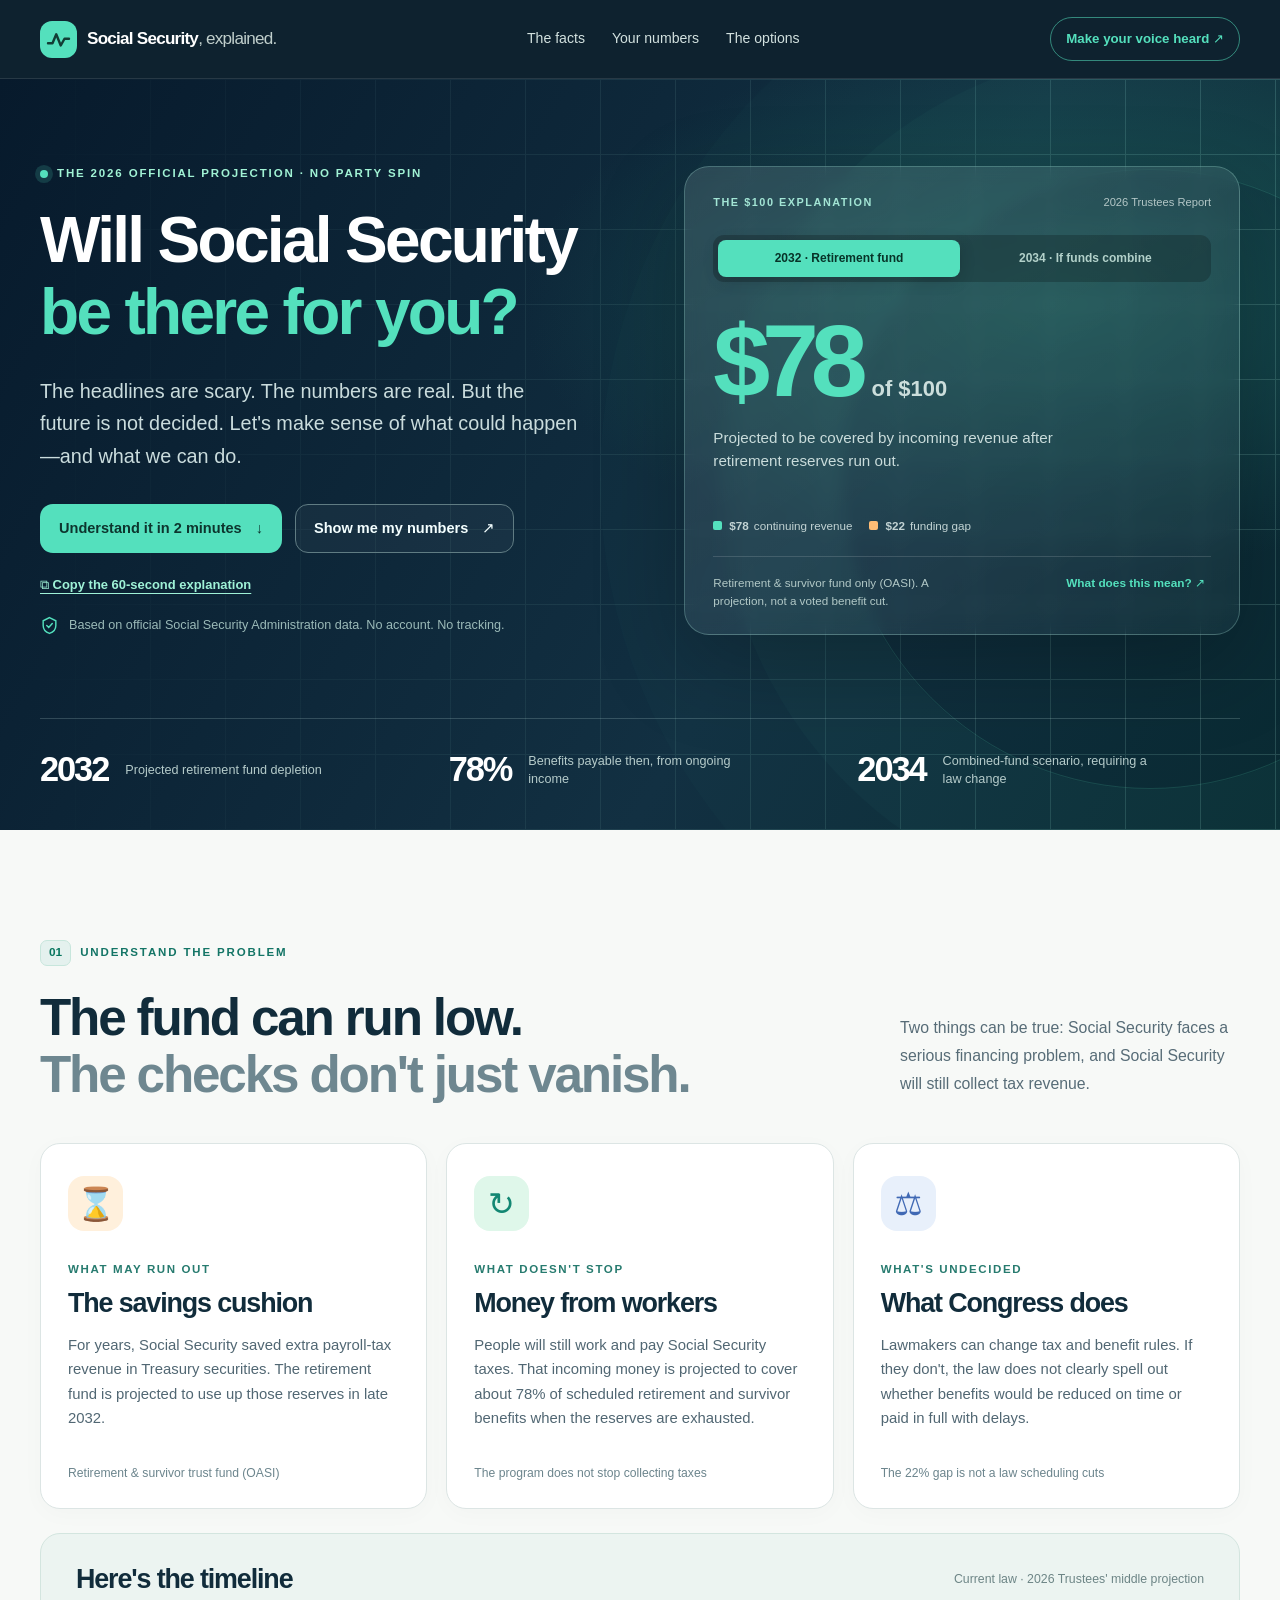
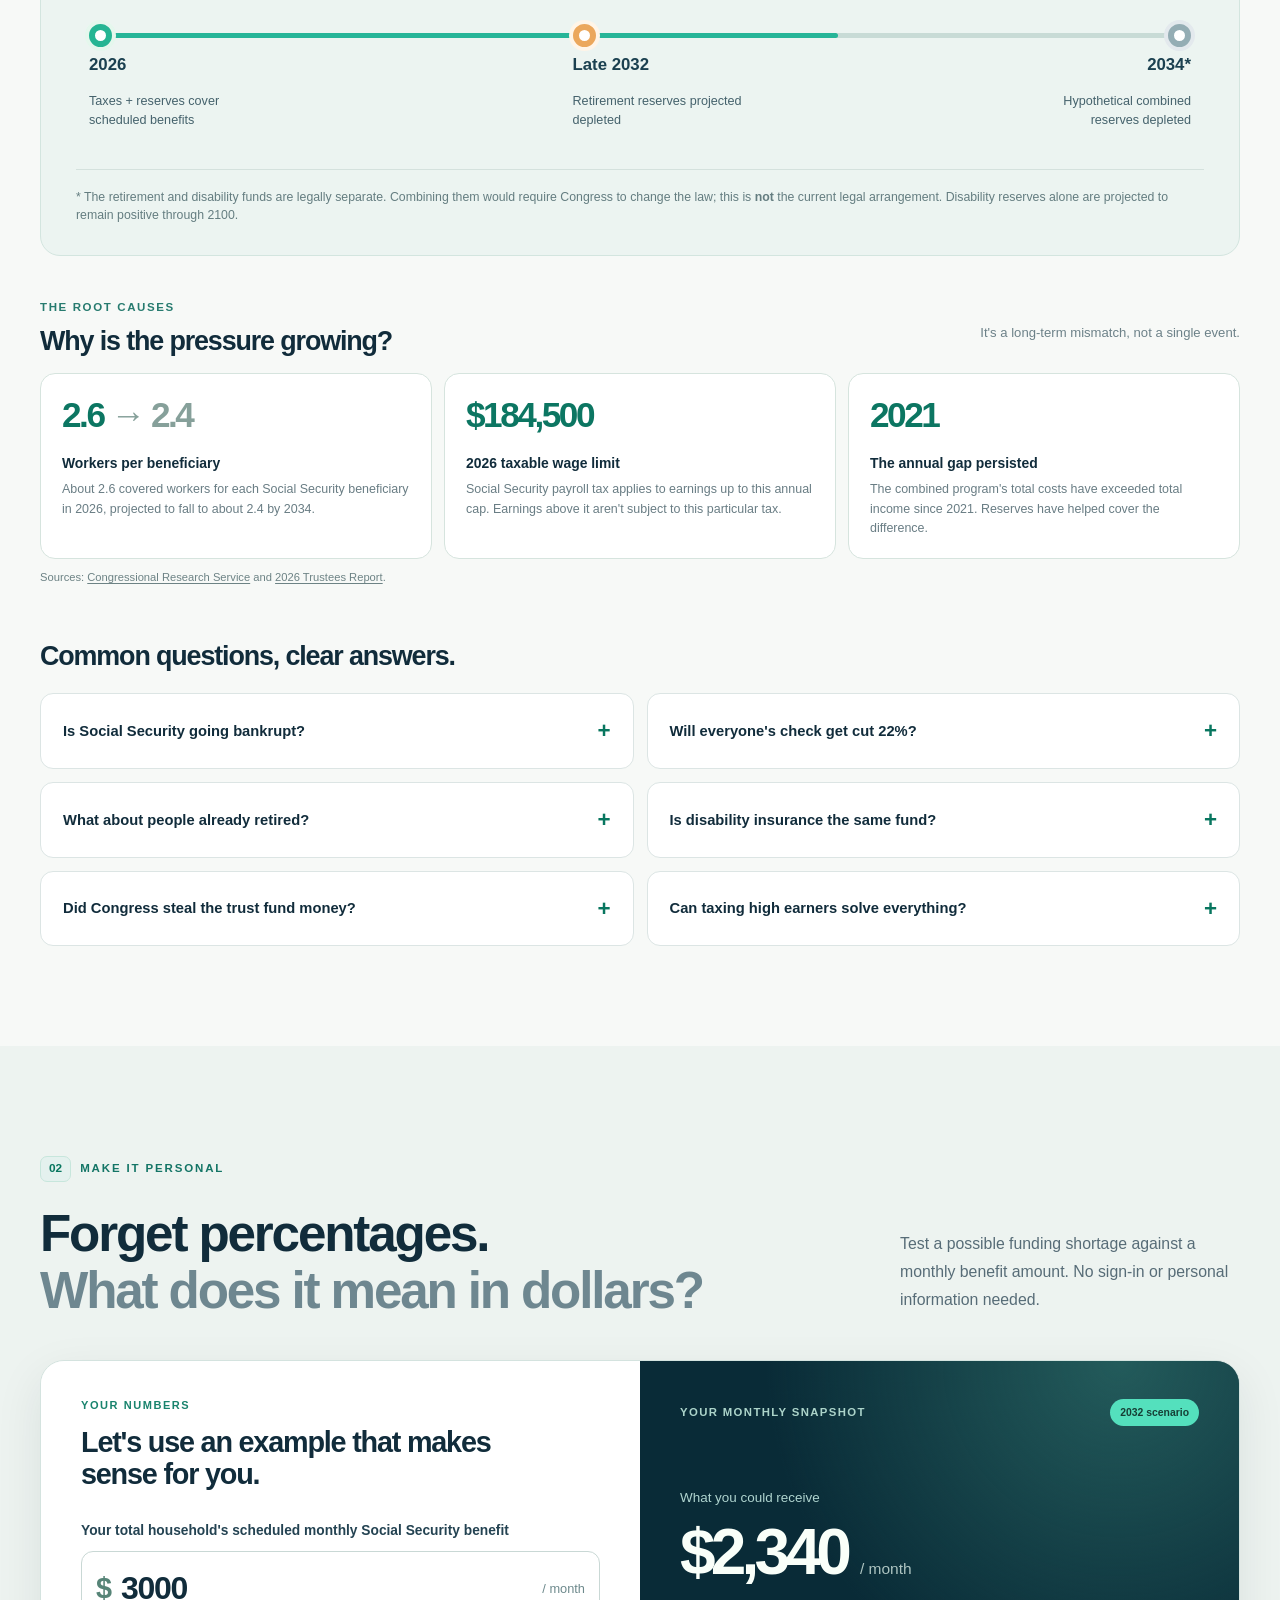
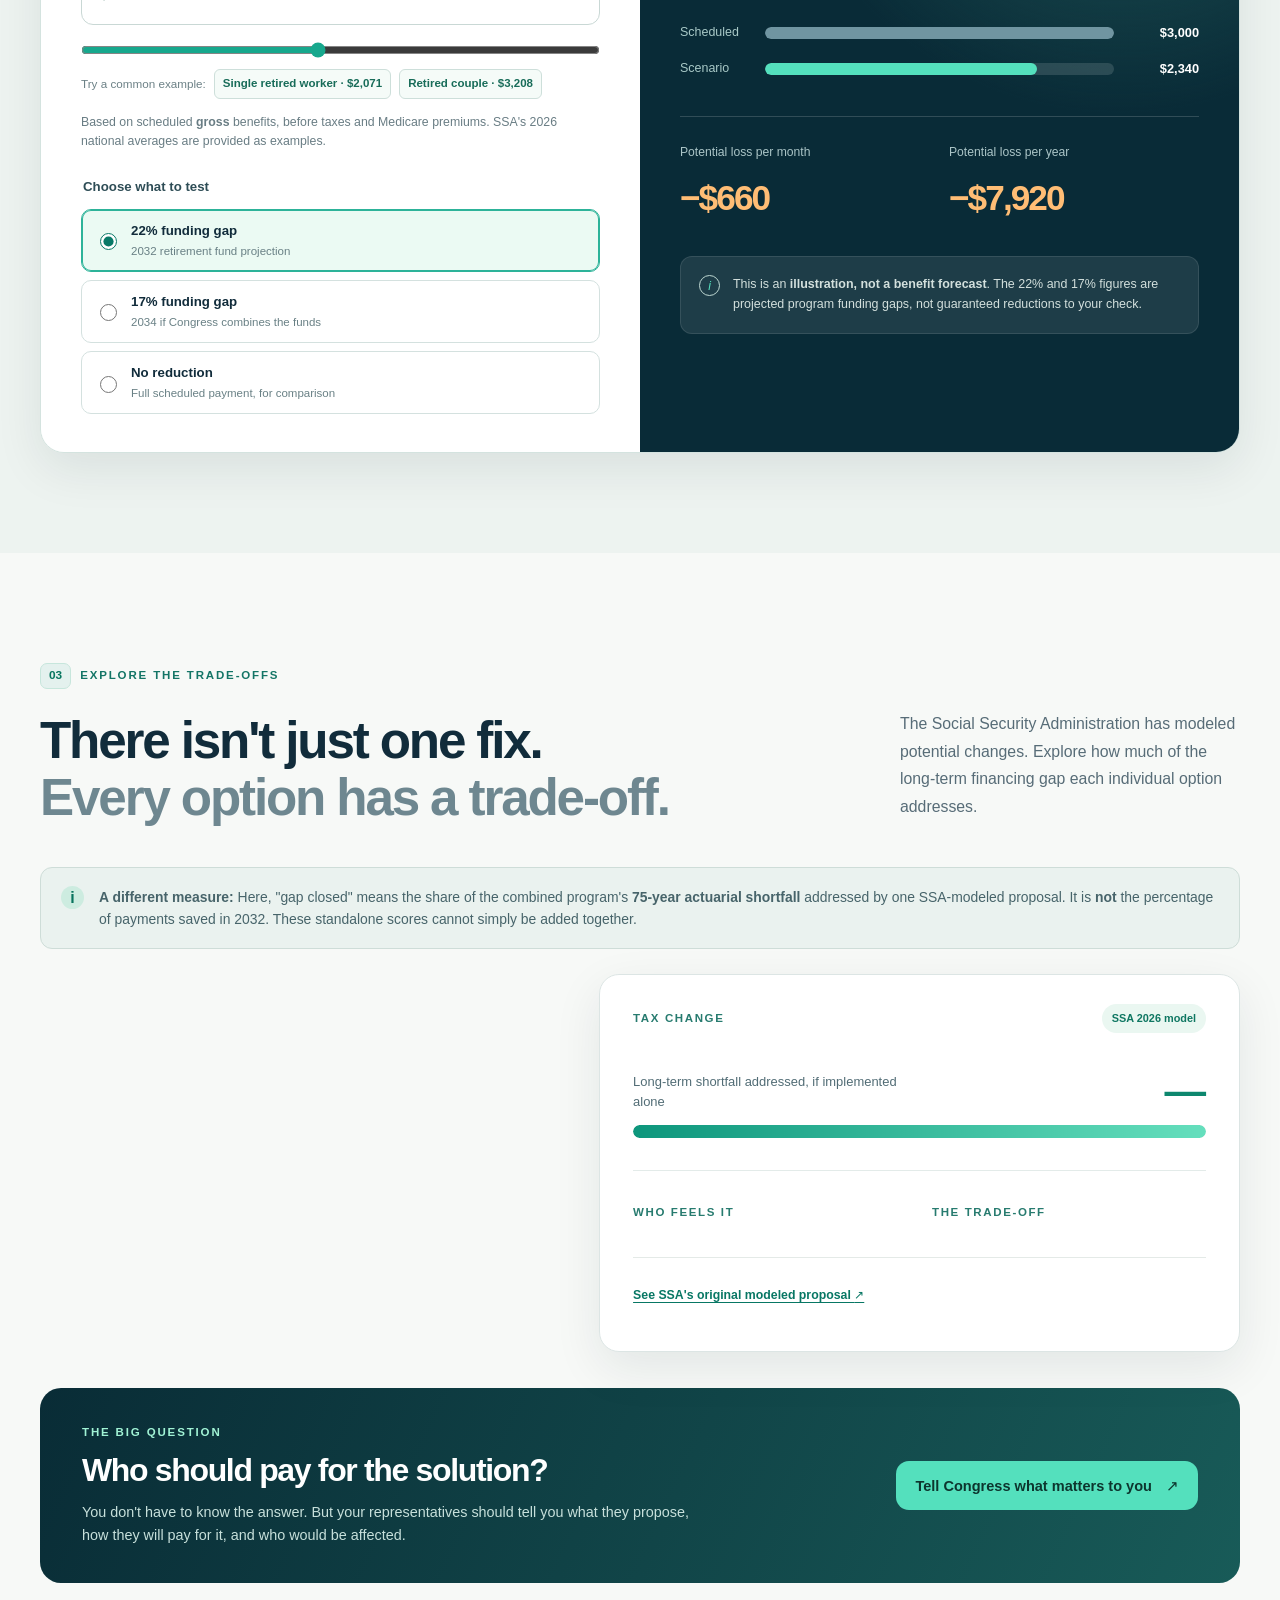
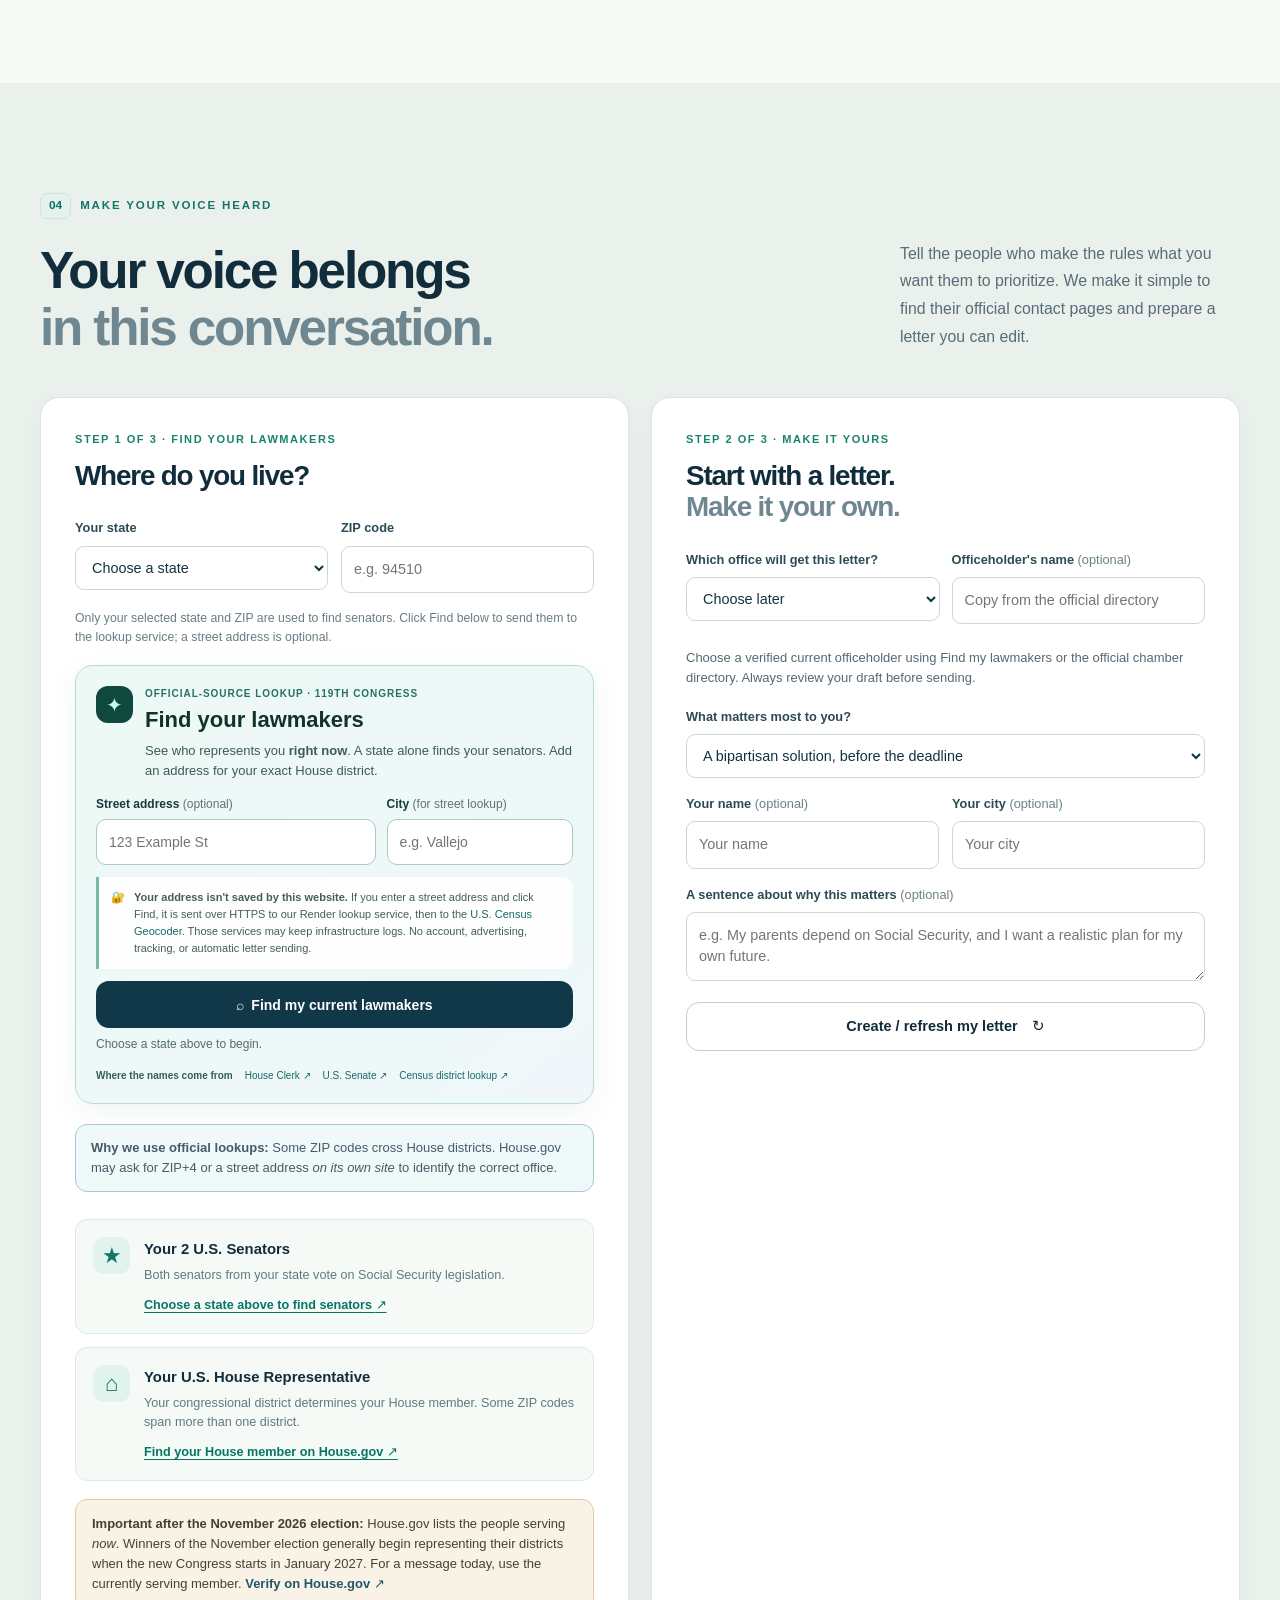
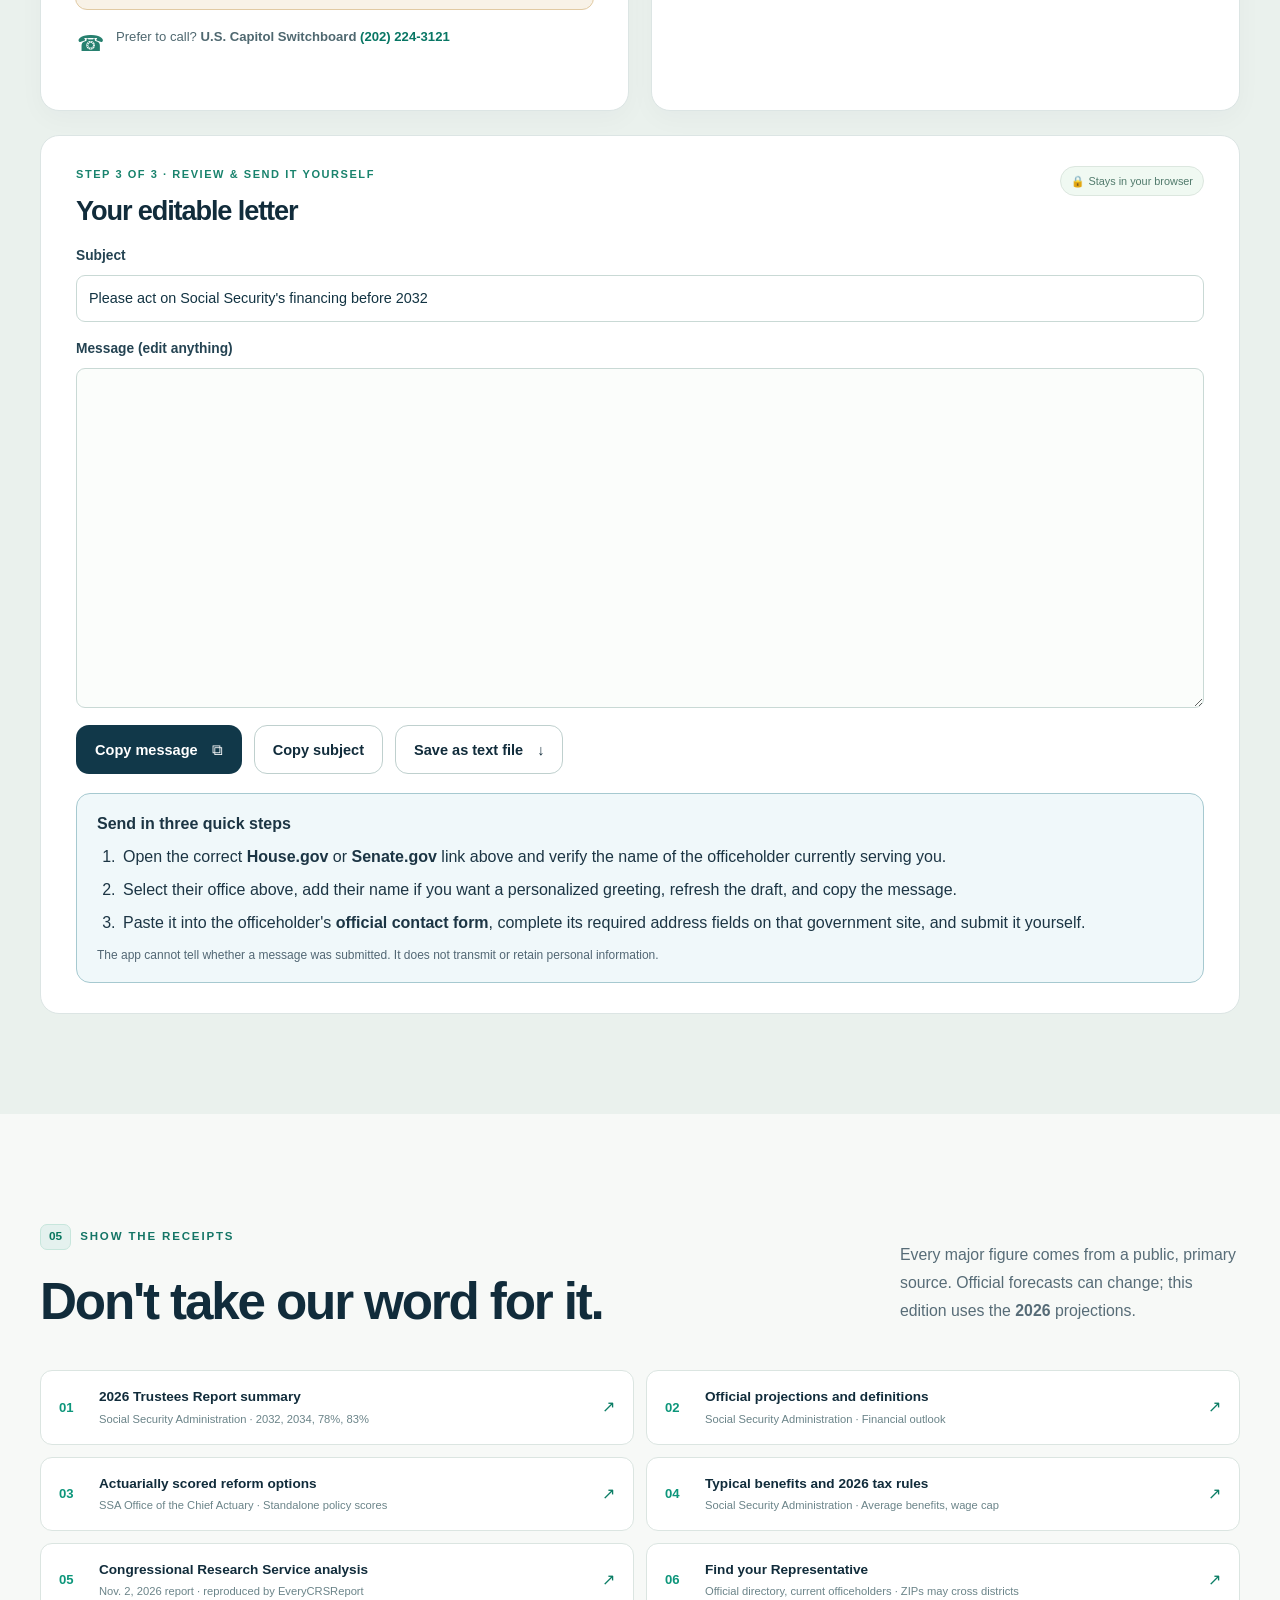
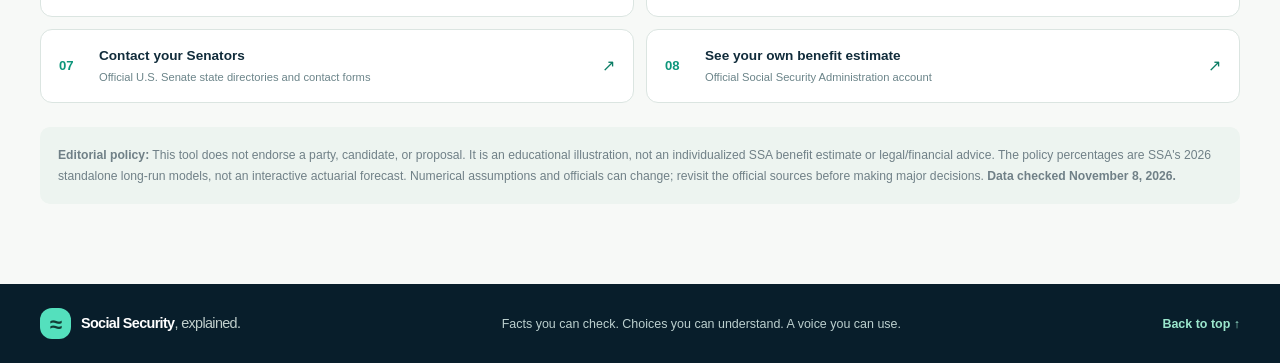
<file: social-security-explained/index.html>
<!doctype html>
<html lang="en">
<head>
  <meta charset="utf-8">
  <meta name="viewport" content="width=device-width,initial-scale=1">
  <meta name="color-scheme" content="light">
  <meta name="description" content="Understand the 2032 Social Security funding problem, explore what the numbers mean, examine reform options, and contact your representatives. Independent, nonpartisan, source-linked.">
  <meta property="og:title" content="Social Security, Explained — Your Future. The Facts. Your Voice.">
  <meta property="og:description" content="Will Social Security disappear? What could a 22% funding gap mean? Explore the official numbers and tell Congress what matters to you.">
  <title>Social Security, Explained | Your Future. The Facts. Your Voice.</title>
  <style>
:root{--navy:#0c2436;--deep:#071b29;--ink:#112c3b;--muted:#576c77;--bg:#f7f9f7;--white:#fff;--mint:#54e0bd;--mint-deep:#08765f;--softmint:#e7f8f0;--gold:#ffbd75;--border:#dce5e4;--shadow:0 16px 48px rgba(8,33,42,.085);--round:20px;font-family:ui-sans-serif,-apple-system,BlinkMacSystemFont,"Segoe UI",Arial,sans-serif;color:var(--ink);background:var(--bg);font-synthesis:none;scroll-behavior:smooth}
*,*::before,*::after{box-sizing:border-box}body{margin:0;line-height:1.5;overflow-x:hidden}button,input,textarea,select{font:inherit}button{cursor:pointer}button:focus-visible,input:focus-visible,textarea:focus-visible,select:focus-visible,a:focus-visible,summary:focus-visible{outline:3px solid #c58921;outline-offset:3px}a{color:inherit;text-decoration:none}a:hover{text-decoration:none}p{margin:0 0 1em}h1,h2,h3{line-height:1.12;letter-spacing:-.042em;margin:0}h1{font-size:clamp(3.05rem,5vw,5.5rem);font-weight:800}h2{font-size:clamp(2.15rem,4vw,3.6rem);font-weight:780}h3{font-size:clamp(1.25rem,2.1vw,1.7rem);font-weight:760}small{font-size:.79rem}.shell{width:min(1200px,calc(100% - 56px));margin-inline:auto}.skip-link{position:absolute;top:-200px;left:20px;background:var(--mint);color:var(--deep);padding:10px 15px;z-index:100}.skip-link:focus{top:12px}.site-header{position:sticky;top:0;z-index:20;background:rgba(7,27,41,.97);border-bottom:1px solid rgba(255,255,255,.105);backdrop-filter:blur(14px);color:#fff}.header-inner{min-height:78px;display:flex;align-items:center;justify-content:space-between;gap:22px}.brand{display:inline-flex;align-items:center;gap:10px;white-space:nowrap;font-weight:850;letter-spacing:-.045em;font-size:1.07rem}.brand-symbol{display:grid;place-items:center;width:37px;height:37px;border-radius:12px;background:var(--mint);color:#123d35;font-size:1.6rem}.brand-quiet{font-weight:400;color:#c0cfcc}.header-nav{display:flex;align-items:center;gap:27px;font-size:.88rem;color:#d2e1df}.header-nav a:hover{color:var(--mint)}.header-cta{font-weight:750;font-size:.83rem;border:1px solid rgba(84,224,189,.54);padding:11px 15px;border-radius:999px;color:var(--mint)}.header-cta:hover{background:rgba(84,224,189,.1)}
.hero{position:relative;overflow:hidden;background:radial-gradient(ellipse at 83% 30%,#164f50 0%,transparent 36%),linear-gradient(120deg,#071a2c,#123042 62%,#092a32);color:#fff;padding-top:86px}.hero-grid{pointer-events:none;position:absolute;inset:0;opacity:.17;background-image:linear-gradient(#b3f5e3 1px,transparent 1px),linear-gradient(90deg,#b3f5e3 1px,transparent 1px);background-size:75px 75px;mask-image:linear-gradient(90deg,transparent,#000)}.hero-glow{position:absolute;right:-180px;top:90px;width:620px;height:620px;border:1px solid rgba(104,255,201,.14);border-radius:50%;box-shadow:0 0 0 120px rgba(94,244,192,.025),0 0 0 240px rgba(94,244,192,.016);pointer-events:none}.hero-inner{position:relative;display:grid;grid-template-columns:1.02fr .98fr;align-items:center;gap:66px;padding-bottom:83px}.eyebrow{display:flex;align-items:center;gap:9px;color:#147566;font-size:.72rem;font-weight:850;letter-spacing:.16em;margin-bottom:23px}.eyebrow.light{color:#a1f3d5}.live-dot{width:8px;height:8px;display:inline-block;border-radius:50%;background:var(--mint);box-shadow:0 0 0 5px rgba(84,224,189,.16)}.hero-copy h1 em{display:block;font-style:normal;color:var(--mint)}.hero-lead{max-width:540px;font-size:clamp(1.07rem,1.55vw,1.25rem);line-height:1.65;color:#cadcdd;margin:26px 0 31px}.hero-actions{display:flex;gap:13px;flex-wrap:wrap}.btn{display:inline-flex;align-items:center;justify-content:center;gap:14px;border:1px solid transparent;border-radius:13px;min-height:49px;padding:13px 18px;font-weight:780;font-size:.91rem;line-height:1.1;text-align:center;transition:transform .18s,background-color .18s,box-shadow .18s}.btn:hover{transform:translateY(-2px)}.btn-mint{background:var(--mint);color:#0d352e}.btn-mint:hover{background:#76eccc;box-shadow:0 8px 26px rgba(84,224,189,.24)}.btn-ghost{border-color:#607c83;color:#f4ffff;background:rgba(255,255,255,.04)}.btn-ghost:hover{background:rgba(255,255,255,.12)}.btn-outline{border-color:#bfd0ce;background:#fff;color:var(--ink)}.btn-outline:hover{background:#f1fbf7}.btn-dark{background:#113849;color:#fff}.btn-dark:hover{background:#1d5669}.share-row{display:flex;align-items:center;flex-wrap:wrap;gap:13px;margin-top:18px}.share-facts{border:0;background:none;color:#9ff2d7;font-size:.81rem;font-weight:780;padding:4px 0;text-decoration:underline;text-underline-offset:4px}.share-facts:hover{color:white}.share-row span{color:#acd7c8;font-size:.74rem}.hero-trust{display:flex;align-items:flex-start;gap:10px;max-width:480px;color:#9bbab8;font-size:.79rem;margin-top:18px}.hero-trust svg{flex:none;color:var(--mint)}
.hero-visual{background:linear-gradient(145deg,rgba(255,255,255,.115),rgba(255,255,255,.035));border:1px solid rgba(190,255,237,.25);box-shadow:0 30px 90px rgba(0,0,0,.24);border-radius:25px;backdrop-filter:blur(7px);padding:27px 28px 24px}.visual-topline,.result-top,.detail-top,.timeline-title{display:flex;justify-content:space-between;align-items:center;gap:10px}.visual-topline{font-size:.68rem;font-weight:830;letter-spacing:.14em;color:#a3e5d5}.report-stamp{color:#b4c7c7;font-size:.7rem;font-weight:500;letter-spacing:0}.view-switch{display:flex;gap:5px;background:rgba(0,0,0,.21);border-radius:11px;padding:5px;margin-top:24px}.switch-btn{flex:1;border:0;background:transparent;color:#b3d1ca;padding:11px 8px;font-weight:750;border-radius:8px;font-size:.75rem;line-height:1.25}.switch-btn.active{background:var(--mint);color:#073328;box-shadow:0 3px 16px rgba(0,0,0,.16)}.hero-number{margin-top:28px;display:flex;gap:12px;align-items:baseline}.hero-number>span:first-child{font-size:clamp(4.7rem,8vw,7rem);font-weight:850;line-height:1;letter-spacing:-.08em;color:var(--mint)}.hero-number-end{font-size:1.37rem;color:#ccdedc;font-weight:650}.visual-intro{color:#cadcdb;font-size:.95rem;max-width:390px;min-height:52px;margin:15px 0 24px}.unit-grid{display:grid;grid-template-columns:repeat(20,minmax(0,1fr));gap:4px}.unit-grid span{aspect-ratio:.86;display:block;border-radius:3px;background:var(--mint);box-shadow:0 0 4px rgba(84,224,189,.25);transition:background .3s,opacity .3s}.unit-grid span.unfunded{background:#ffb76b;box-shadow:none;opacity:.9}.legend{display:flex;gap:17px;flex-wrap:wrap;margin-top:14px;color:#c3d4d4;font-size:.73rem}.legend span{display:flex;align-items:center;gap:5px}.legend-dot{display:inline-block;width:9px;height:9px;border-radius:2px;margin-right:2px}.legend-dot.covered{background:var(--mint)}.legend-dot.gap{background:var(--gold)}.visual-foot{border-top:1px solid rgba(255,255,255,.14);margin-top:22px;padding-top:17px;display:flex;align-items:flex-start;gap:12px;justify-content:space-between;font-size:.73rem;color:#b2c9c7}.visual-foot>span{max-width:260px}.text-action{border:0;background:none;font-size:.74rem;font-weight:750;white-space:nowrap}.light-link{color:var(--mint)}.text-action:hover{text-decoration:underline}.stats-row{position:relative;border-top:1px solid rgba(220,255,249,.18);display:grid;grid-template-columns:repeat(3,1fr);gap:26px;padding-top:25px;padding-bottom:34px}.stats-row>div{display:flex;align-items:center;gap:17px}.stats-row strong{font-size:2.15rem;font-weight:780;letter-spacing:-.06em;color:#fff}.stats-row span{max-width:205px;font-size:.79rem;line-height:1.45;color:#b5cbca}
.section{padding-top:110px;padding-bottom:100px;scroll-margin-top:75px}.section-heading{display:flex;justify-content:space-between;align-items:end;gap:35px;margin-bottom:40px}.section-heading>div{max-width:780px}.section-heading>p{max-width:340px;color:var(--muted);font-size:.99rem;line-height:1.75;margin:0 0 6px}.section-number{background:#e4f1ee;border:1px solid #c7e6dc;border-radius:7px;padding:3px 8px;font-size:.74rem;letter-spacing:0;color:var(--mint-deep)}.muted-ink{color:#6e8790}.explain-cards{display:grid;grid-template-columns:repeat(3,1fr);gap:19px}.explainer-card{padding:32px 27px 26px;background:#fff;border:1px solid var(--border);border-radius:var(--round);box-shadow:0 5px 24px rgba(25,50,57,.025);min-height:335px}.explainer-icon{display:grid;place-items:center;width:55px;height:55px;background:#fff0dc;color:#a66721;border-radius:16px;font-size:2rem;margin-bottom:30px}.mint-icon{background:#dff7ea;color:#138773}.blue-icon{background:#e8f0fb;color:#4069b4}.small-label{color:#277b6f;font-size:.72rem;font-weight:850;letter-spacing:.14em}.explainer-card h3{margin:9px 0 15px}.explainer-card p{color:#516773;font-size:.93rem;line-height:1.65}.mini-source{color:#6c858d;font-size:.76rem;padding-top:18px;margin-top:auto}.timeline-card{margin-top:24px;background:#ecf4f1;border:1px solid #d3e5df;border-radius:var(--round);padding:30px 35px}.timeline-title span{color:#6d8586;font-size:.77rem}.timeline-track{height:145px;position:relative;display:flex;justify-content:space-between;margin:30px 13px 0}.timeline-track::before{content:"";position:absolute;top:9px;left:0;right:0;height:5px;border-radius:5px;background:#c8dbd6}.timeline-fill{position:absolute;top:9px;left:0;width:68%;height:5px;background:#26b598;border-radius:5px}.timeline-node{position:relative;display:flex;align-items:flex-start;flex-direction:column;gap:15px;max-width:200px;padding-top:28px;color:#45626c}.timeline-node::before{content:"";position:absolute;top:0;left:0;width:23px;height:23px;border:6px solid #25b593;border-radius:50%;background:#fff;box-shadow:0 0 0 4px #e5f7ed}.timeline-node.mid::before{border-color:#eba75c;box-shadow:0 0 0 4px #fff5e8}.timeline-node.end::before{border-color:#94adb4;box-shadow:0 0 0 4px #e3e9ed}.timeline-node b{color:#1b4050;font-size:1.05rem}.timeline-node span{font-size:.79rem;line-height:1.45;max-width:175px}.timeline-node.end{align-items:flex-end;text-align:right}.timeline-node.end::before{left:auto;right:0}.timeline-node.mid{margin-left:40px}.timeline-node.mid::before{left:0}.timeline-note{font-size:.77rem;color:#647d80;border-top:1px solid #d4e1dd;padding-top:18px;margin:0}.drivers-block{margin-top:43px}.drivers-head{display:flex;align-items:end;justify-content:space-between;gap:20px;margin-bottom:17px}.drivers-head .small-label{margin-bottom:10px}.drivers-head p{color:#6c8188;font-size:.82rem}.drivers-grid{display:grid;grid-template-columns:repeat(3,1fr);gap:12px}.drivers-grid article{border:1px solid #d6e4de;border-radius:15px;padding:20px 21px;background:#fff}.driver-number{font-size:2.2rem;font-weight:850;letter-spacing:-.07em;line-height:1.2;color:#0c7662;margin-bottom:16px}.driver-number span{color:#86a09a}.drivers-grid strong{display:block;font-size:.87rem;margin-bottom:7px}.drivers-grid p{color:#697d84;font-size:.78rem;line-height:1.55;margin:0}.drivers-sources{font-size:.7rem;color:#6d8385;margin:10px 0 0}.drivers-sources a{text-decoration:underline;text-underline-offset:2px}.myth-area{margin-top:55px}.myth-area h3{margin-bottom:22px}.faq-grid{display:grid;grid-template-columns:1fr 1fr;gap:13px}.faq{background:#fff;border:1px solid var(--border);border-radius:13px;padding:0 18px}.faq summary{list-style:none;display:flex;justify-content:space-between;align-items:center;gap:15px;padding:20px 4px;cursor:pointer;font-weight:770;font-size:.92rem}.faq summary::-webkit-details-marker{display:none}.faq summary span{font-size:1.4rem;color:var(--mint-deep)}.faq[open] summary span{transform:rotate(45deg)}.faq p{font-size:.86rem;color:var(--muted);line-height:1.65;padding:0 4px 20px;margin:0}
.numbers-section{background:#edf3f0}.calculator{display:grid;grid-template-columns:1fr 1fr;border-radius:24px;overflow:hidden;box-shadow:var(--shadow);border:1px solid #d4e3df}.calc-controls{background:white;padding:36px 40px 38px}.step-kicker{color:#19836d;letter-spacing:.14em;font-size:.69rem;font-weight:860;margin-bottom:13px}.calc-controls h3{max-width:430px;font-size:1.8rem;margin:0 0 30px}.input-label{font-weight:750;color:#244352;font-size:.86rem;display:block;margin-bottom:10px}.money-input,.tax-input{display:flex;align-items:center;border:1.5px solid #c9d8d5;background:#fff;border-radius:12px;padding:0 14px;gap:6px}.money-input:focus-within,.tax-input:focus-within{border-color:#098671;box-shadow:0 0 0 3px rgba(22,146,115,.12)}.money-input>span:first-child{font-size:1.8rem;font-weight:760;color:#568477}.money-input input{width:100%;min-width:0;border:0;background:transparent;outline:0;font-size:2rem;font-weight:760;letter-spacing:-.04em;padding:12px 3px;color:var(--ink)}.money-input .unit{white-space:nowrap;color:#6d898c;font-size:.8rem}.range-control{width:100%;accent-color:#17a88d;cursor:pointer;margin:17px 0 11px}.presets{display:flex;flex-wrap:wrap;gap:8px;align-items:center;margin-bottom:14px}.presets span{color:#6c8186;font-size:.73rem}.presets button{border:1px solid #cddfda;background:#f5fbf8;padding:5px 8px;border-radius:6px;font-size:.72rem;font-weight:700;color:#186c59}.presets button:hover{background:#def5ea}.subtle{color:#697d84;font-size:.77rem;line-height:1.55}.scenario-field{border:0;padding:0;margin:26px 0 0;display:grid;gap:8px}.scenario-field legend{font-size:.83rem;font-weight:790;margin-bottom:12px;color:#2e4d56}.radio-card{border:1px solid #d4e1df;background:white;padding:11px 13px;border-radius:10px;display:flex;align-items:center;gap:11px;cursor:pointer}.radio-card:has(input:checked){background:#ebfaf3;border-color:#2db399;box-shadow:inset 0 0 0 1px #2db399}.radio-card input{accent-color:#087967;flex:none;width:17px;height:17px}.radio-card span{display:flex;flex-direction:column;gap:2px}.radio-card strong{font-size:.83rem}.radio-card small{font-size:.72rem;color:#698085}.calc-result{background:radial-gradient(circle at 80% 0%,#235b5b 0%,transparent 42%),#092b37;color:white;padding:38px 40px;display:flex;flex-direction:column}.result-top{font-size:.71rem;color:#acd4ca;letter-spacing:.12em;font-weight:800}.snapshot-pill{font-size:.65rem;letter-spacing:0;color:#173f36;background:var(--mint);padding:6px 10px;border-radius:99px}.result-main{margin-top:62px}.result-caption{color:#afd4cf;font-size:.84rem}.result-value{font-size:clamp(3.2rem,5vw,5.1rem);font-weight:860;letter-spacing:-.075em;line-height:1.4;color:#f9fff9}.result-value span{color:#adc4c1;font-size:.97rem;letter-spacing:0;font-weight:510}.money-bars{display:grid;gap:17px;margin-top:25px}.money-bar-row{display:grid;grid-template-columns:75px 1fr 75px;gap:10px;align-items:center;font-size:.78rem}.money-bar-row>span{color:#a9c9c7}.money-bar-row strong{text-align:right;font-size:.8rem}.money-bar{height:12px;border-radius:20px;background:rgba(255,255,255,.13);overflow:hidden}.bar-before,.bar-after{height:100%;border-radius:20px;background:#7095a1;width:100%}.bar-after{background:var(--mint);width:78%;transition:width .25s}.result-divider{border-top:1px solid rgba(255,255,255,.16);margin-top:38px}.result-loss-grid{display:grid;grid-template-columns:1fr 1fr;gap:19px;margin:26px 0 32px}.loss-label{color:#abc5c7;font-size:.76rem;margin-bottom:10px}.loss-amount{font-size:clamp(1.6rem,2.8vw,2.2rem);font-weight:850;letter-spacing:-.055em;color:var(--gold)}.result-callout{margin-top:auto;display:flex;gap:13px;background:rgba(255,255,255,.085);border:1px solid rgba(255,255,255,.1);padding:18px;border-radius:12px;align-items:flex-start}.result-callout>span{display:grid;place-items:center;width:21px;height:21px;border:1px solid #bed8d2;border-radius:50%;flex:none;color:var(--mint);font-style:italic;font-size:.76rem}.result-callout p{margin:0;font-size:.78rem;line-height:1.6;color:#d3e0dd}
.measure-note{display:flex;gap:15px;align-items:flex-start;background:#eaf2ef;border:1px solid #ceddd8;border-radius:12px;padding:18px 20px;margin-bottom:25px}.info-symbol{display:grid;place-items:center;flex:none;border-radius:50%;width:23px;height:23px;background:#cdece0;color:#08735d;font-weight:760}.measure-note p{margin:0;color:#47646a;font-size:.87rem;line-height:1.6}.policy-layout{display:grid;grid-template-columns:.91fr 1.09fr;gap:24px}.policy-list{display:grid;gap:10px;align-content:start}.policy-card{background:#fff;border:1px solid #d6e2dd;border-radius:12px;padding:16px 18px;text-align:left;display:grid;grid-template-columns:1fr auto;gap:7px 13px;color:var(--ink);width:100%;transition:box-shadow .2s,border-color .2s,transform .2s}.policy-card:hover{border-color:#24a789;transform:translateX(2px)}.policy-card.active{background:#eafbF3;border-color:#16997a;box-shadow:inset 4px 0 #119d81}.policy-card .card-type{grid-column:1/-1;font-size:.65rem;letter-spacing:.12em;color:#438071;font-weight:790}.policy-card .card-name{font-weight:770;font-size:.92rem;line-height:1.32}.policy-card .card-score{font-size:1.32rem;letter-spacing:-.05em;color:#106f5f;font-weight:850;align-self:center}.policy-detail{background:#fff;border:1px solid var(--border);box-shadow:var(--shadow);border-radius:20px;padding:29px 33px;align-self:start;position:sticky;top:100px}.model-label{background:#eaf7f1;color:#0f7762;border-radius:99px;font-size:.68rem;padding:6px 10px;font-weight:750}.policy-detail h3{font-size:2rem;line-height:1.17;margin:19px 0 15px}.policy-detail>p{color:#5c7179;font-size:.93rem;line-height:1.68}.policy-meter-label{margin-top:37px;display:flex;align-items:flex-end;justify-content:space-between;gap:15px}.policy-meter-label span{max-width:265px;font-size:.81rem;color:#516c75}.policy-meter-label strong{font-size:2.6rem;font-weight:840;color:#0d876e;line-height:1}.policy-meter{height:13px;border-radius:99px;background:#e1ece7;margin-top:14px;overflow:hidden}.policy-meter>div{height:100%;background:linear-gradient(90deg,#0d967c,#65dfbd);border-radius:99px;transition:width .3s ease}.policy-detail-grid{display:grid;grid-template-columns:1fr 1fr;gap:25px;margin-top:32px;padding-top:28px;border-top:1px solid #e3ebe9}.policy-detail-grid p{font-size:.86rem;line-height:1.63;color:#526b71;margin:9px 0 0}.tax-mini{margin-top:27px;background:#f1f8f5;padding:17px 19px;border:1px solid #d6ebe3;border-radius:12px}.tax-mini[hidden]{display:none}.tax-mini label{font-size:.79rem;font-weight:750;display:block;margin-bottom:10px}.tax-input{gap:7px;padding:0 10px}.tax-input input{width:100%;padding:9px 4px;border:0;outline:none;background:transparent;font-weight:750;color:var(--ink)}.tax-input span{color:#65847f;font-size:.78rem}.tax-comparison{display:flex;gap:12px;justify-content:space-between;align-items:center;padding:13px 0 7px;font-size:.78rem}.tax-comparison strong{font-size:1.35rem;color:#087663;letter-spacing:-.04em}.tax-mini p{font-size:.69rem;color:#65827f;line-height:1.5;margin:6px 0 0}.policy-source{padding-top:24px;border-top:1px solid #e4eae7;margin-top:25px!important}.policy-source a{font-size:.77rem;font-weight:760;color:#087764;text-decoration:underline;text-underline-offset:3px}.bridge-banner{margin-top:36px;padding:36px 42px;display:flex;align-items:center;justify-content:space-between;gap:34px;border-radius:21px;background:linear-gradient(115deg,#092c36,#185b58);color:#fff}.bridge-banner h3{font-size:2rem}.bridge-banner p{max-width:610px;margin:12px 0 0;font-size:.9rem;line-height:1.6;color:#c7e0db}.bridge-banner .eyebrow{margin-bottom:12px}.bridge-banner .btn{flex:none}
.action-section{background:#eaf1ed}.action-grid{display:grid;grid-template-columns:1fr 1fr;gap:22px}.action-finder,.action-letter{background:#fff;padding:33px 34px;border:1px solid var(--border);border-radius:19px;box-shadow:0 8px 26px rgba(16,45,50,.03)}.action-finder h3,.action-letter h3{font-size:1.74rem;margin:0 0 27px}.form-row{display:grid;grid-template-columns:1fr 1fr;gap:13px}.field{margin-bottom:16px;min-width:0}.field label{display:block;margin-bottom:8px;color:#2d4b54;font-size:.8rem;font-weight:750}.field input,.field select,.field textarea,.letter-editor input,.letter-editor textarea{display:block;width:100%;min-width:0;border:1px solid #c9d9d5;padding:12px 12px;border-radius:9px;background:#fff;color:#123342;outline:none;font-size:.9rem}.field input:focus,.field select:focus,.field textarea:focus,.letter-editor input:focus,.letter-editor textarea:focus{border-color:#13a186;box-shadow:0 0 0 3px rgba(33,156,124,.12)}.optional{font-weight:500;color:#6b8287}.representative-links{display:grid;gap:13px;margin-top:27px}.official-contact{display:flex;gap:14px;align-items:flex-start;padding:17px;background:#f5faf7;border:1px solid #dcebe4;border-radius:12px}.contact-icon{background:#e0f3ec;display:grid;place-items:center;flex:none;width:37px;height:37px;border-radius:11px;color:#137662;font-size:1.4rem}.official-contact strong{font-size:.93rem}.official-contact p{margin:5px 0 7px;font-size:.79rem;color:#607982;line-height:1.5}.official-contact a{font-size:.79rem;color:#077563;font-weight:780;text-decoration:underline;text-underline-offset:3px}.copy-zip{display:block;margin-top:8px;color:#26635d;border:0;background:transparent;padding:0;font-size:.74rem;font-weight:760;text-decoration:underline}.phone-option{display:flex;gap:12px;padding:17px 2px;color:#4f6870;font-size:.82rem;line-height:1.5}.phone-icon{font-size:1.4rem;color:#27806f}.phone-option a{font-weight:800;color:#087664;white-space:nowrap}.action-letter>.btn{width:100%;margin-top:5px}.action-letter .field textarea{resize:vertical}.letter-editor{margin-top:24px;padding:30px 35px;background:white;border:1px solid var(--border);border-radius:19px}.letter-editor-header{display:flex;justify-content:space-between;align-items:start;gap:16px;margin-bottom:20px}.letter-editor-header h3{font-size:1.7rem}.privacy-chip{font-size:.68rem;white-space:nowrap;border:1px solid #dce7df;color:#517a6c;padding:6px 10px;border-radius:99px;background:#f0f9f2}.letter-editor .input-label{margin:17px 0 8px}.letter-editor textarea{font-size:.89rem;line-height:1.7;resize:vertical;background:#fbfdfb;min-height:230px}.letter-actions{display:flex;align-items:center;flex-wrap:wrap;gap:12px;margin-top:17px}.letter-status{font-size:.82rem;color:#087664;font-weight:740}.letter-help{color:#577179;line-height:1.65;font-size:.81rem;margin:20px 0 0;padding-top:16px;border-top:1px solid #e6eeea}
.sources-section{padding-bottom:80px}.sources-list{display:grid;grid-template-columns:1fr 1fr;gap:12px}.sources-list a{display:flex;justify-content:space-between;align-items:center;gap:12px;border:1px solid #dbe5e1;border-radius:12px;padding:16px 18px;background:#fff}.sources-list a:hover{border-color:#21ad8a;background:#f4fcf8}.sources-list a>span:first-child{display:grid;grid-template-columns:30px 1fr;column-gap:10px;align-items:center}.sources-list b{font-size:.82rem;color:#0d967b;grid-row:span 2}.sources-list strong{font-size:.85rem}.sources-list small{font-size:.7rem;color:#6b8489;margin-top:3px}.sources-list a>span:last-child{color:#0b7d65;font-weight:800}.source-disclaimer{font-size:.76rem;color:#708087;line-height:1.7;background:#edf4f0;border-radius:10px;margin:24px 0 0;padding:18px}.site-footer{background:#081e2b;color:#bcd0cf;padding:24px 0}.footer-inner{display:flex;align-items:center;justify-content:space-between;gap:20px;font-size:.78rem}.footer-brand{font-size:.9rem;color:#fff}.footer-brand .brand-symbol{width:31px;height:31px;font-size:1.4rem}.footer-inner>a{font-weight:740;color:#9be7cd}.explain-dialog{width:min(540px,calc(100% - 32px));padding:28px 30px;background:#fff;border:1px solid #d7e5df;border-radius:20px;box-shadow:0 28px 100px rgba(0,0,0,.4);color:var(--ink)}.explain-dialog::backdrop{background:rgba(3,15,24,.75);backdrop-filter:blur(5px)}.dialog-head{display:flex;align-items:start;gap:20px;justify-content:space-between;margin-bottom:21px}.dialog-head h2{font-size:1.5rem}.dialog-head button{border:0;background:#eaf1ec;color:#244c56;width:32px;height:32px;border-radius:50%;flex:none}.explain-dialog p{font-size:.9rem;color:#49646f;line-height:1.65}.explain-dialog>a{color:#087663;text-decoration:underline;font-weight:750;font-size:.86rem}
@media(max-width:1080px){.hero-inner{gap:32px}.hero-copy h1{font-size:clamp(2.9rem,5.1vw,4.5rem)}.visual-topline{flex-wrap:wrap}.header-nav{gap:15px}.header-cta{padding:10px}.shell{width:min(100% - 42px,1200px)}.stats-row{gap:12px}.stats-row strong{font-size:1.9rem}}
@media(max-width:820px){.header-nav{display:none}.hero{padding-top:66px}.hero-inner{grid-template-columns:1fr;gap:36px;padding-bottom:50px}.hero-copy h1{max-width:700px;font-size:clamp(3.1rem,8vw,5rem)}.hero-lead{max-width:650px}.hero-visual{max-width:630px;width:100%}.stats-row{grid-template-columns:repeat(3,1fr)}.stats-row>div{display:block}.stats-row strong{display:block}.stats-row span{display:block;margin-top:5px}.section-heading{align-items:start;flex-direction:column;gap:15px}.section-heading>p{max-width:660px}.explain-cards{grid-template-columns:1fr 1fr}.explainer-card:last-child{grid-column:span 2;min-height:auto}.drivers-grid{grid-template-columns:1fr 1fr}.drivers-grid article:last-child{grid-column:span 2}.calculator,.policy-layout,.action-grid{grid-template-columns:1fr}.policy-detail{position:static}.policy-list{grid-template-columns:1fr 1fr}.bridge-banner{align-items:flex-start;flex-direction:column}.sources-list{grid-template-columns:1fr}}
@media(max-width:580px){.shell{width:min(100% - 32px,1200px)}.header-inner{min-height:64px;gap:8px}.brand{font-size:.94rem}.brand-symbol{width:32px;height:32px;border-radius:9px}.header-cta{font-size:.72rem;padding:9px 10px;max-width:132px;text-align:center}.hero{padding-top:47px}.hero-copy h1{font-size:clamp(2.8rem,10.8vw,4rem)}.hero-lead{font-size:1rem;line-height:1.6;margin:21px 0 23px}.eyebrow{font-size:.64rem;letter-spacing:.11em}.hero-actions .btn{width:100%}.hero-trust{margin-top:24px}.hero-visual{padding:21px 18px}.hero-number>span:first-child{font-size:5rem}.visual-intro{min-height:auto}.view-switch{margin-top:17px}.switch-btn{font-size:.67rem}.unit-grid{grid-template-columns:repeat(10,minmax(0,1fr));gap:4px}.unit-grid span{aspect-ratio:1.3}.stats-row{grid-template-columns:1fr;gap:19px;padding-top:24px}.stats-row>div{display:flex;gap:16px;align-items:center}.stats-row strong{min-width:85px;font-size:1.9rem}.stats-row span{margin:0}.section{padding-top:70px;padding-bottom:66px;scroll-margin-top:64px}.section-heading{margin-bottom:25px}.section-heading h2{font-size:2.33rem}.section-heading>p{font-size:.87rem}.explain-cards{grid-template-columns:1fr}.explainer-card,.explainer-card:last-child{grid-column:auto;min-height:auto;padding:23px}.explainer-icon{margin-bottom:18px}.timeline-card{padding:24px 20px}.timeline-title{flex-direction:column;align-items:start}.timeline-track{margin:24px 2px 5px;height:160px}.timeline-node{max-width:100px;gap:12px}.timeline-node span{font-size:.65rem}.timeline-node b{font-size:.83rem}.timeline-node.mid{margin-left:10px}.timeline-note{font-size:.72rem}.faq-grid{grid-template-columns:1fr}.drivers-grid{grid-template-columns:1fr}.drivers-grid article:last-child{grid-column:auto}.drivers-head{align-items:start;flex-direction:column}.calculator{border-radius:15px}.calc-controls,.calc-result{padding:28px 23px}.calc-controls h3{font-size:1.5rem}.money-input input{font-size:1.7rem}.result-main{margin-top:39px}.result-value{font-size:clamp(3.3rem,11vw,4.6rem)}.result-loss-grid{gap:13px}.loss-amount{font-size:1.6rem}.measure-note{padding:14px;font-size:.78rem}.policy-list{grid-template-columns:1fr}.policy-detail{padding:25px 22px}.policy-detail h3{font-size:1.7rem}.policy-detail-grid{grid-template-columns:1fr;gap:20px}.bridge-banner{padding:27px 23px}.bridge-banner h3{font-size:1.65rem}.bridge-banner .btn{width:100%}.action-finder,.action-letter{padding:25px 22px}.form-row{grid-template-columns:1fr;gap:0}.letter-editor{padding:24px 18px}.letter-editor-header{flex-direction:column}.letter-editor .btn{width:100%}.sources-list a{padding:14px 10px}.sources-list a>span:first-child{grid-template-columns:21px 1fr;gap:4px}.sources-list small{font-size:.65rem}.footer-inner{align-items:start;flex-direction:column;gap:12px}}
@media(prefers-reduced-motion:reduce){*,*::before,*::after{scroll-behavior:auto!important;transition:none!important;animation:none!important}}
@media print{.site-header,.hero-actions,.hero-visual,.action-grid,.letter-actions,.site-footer,.bridge-banner,.policy-list{display:none!important}body{background:white;color:black}.section{padding:20px 0}.letter-editor{border:none;padding:0}.letter-editor textarea{min-height:600px}}

@media(max-width:460px){.site-header .brand-quiet{display:none}.header-cta{font-size:.7rem;max-width:129px}}
/* V1.1: Verified-officials contact flow, including election transition and ZIP boundary clarity. */
.office-guide,.recipient-help,.current-congress-note{font-size:13px;line-height:1.55;color:#465b67}
.office-guide{margin:8px 0 16px;padding:13px 15px;border:1px solid #a6c9d0;border-radius:12px;background:#eff9fa}
.current-congress-note{margin-top:18px;padding:14px 16px;background:#f8f2e7;border:1px solid #e1caa3;border-radius:12px;color:#493f32}
.current-congress-note a{font-weight:750;color:#24566b;text-underline-offset:3px}
.recipient-row{display:grid;grid-template-columns:1fr 1fr;gap:12px;margin-bottom:8px}
.recipient-row .field{min-width:0}
.recipient-help{margin:0 0 18px;color:#576873}
.send-checklist{border:1px solid #a6c9d0;background:#f0f8fa;border-radius:14px;margin-top:19px;padding:18px 20px;color:#1c3544}
.send-checklist>strong{display:block;font-size:16px;margin-bottom:8px}
.send-checklist ol{margin:0;padding-left:23px;line-height:1.6}
.send-checklist li{padding-left:3px;margin:7px 0}
.send-checklist p{margin:11px 0 0;font-size:12px;color:#526774}
@media(max-width:760px){.recipient-row{grid-template-columns:1fr}}
[hidden]{display:none!important}

</style>
</head>
<body>
  <a class="skip-link" href="#main">Skip to content</a>
  <header class="site-header" id="top">
    <div class="shell header-inner">
      <a href="#top" class="brand" aria-label="Social Security Explained, home">
        <span class="brand-symbol" aria-hidden="true"><svg viewBox="0 0 36 36" width="27" height="27"><path d="M4 23h6l5-12 6 15 5-9 6 0" fill="none" stroke="currentColor" stroke-width="3.2" stroke-linecap="round" stroke-linejoin="round"/></svg></span>
        <span>Social Security<span class="brand-quiet">, explained.</span></span>
      </a>
      <nav class="header-nav" aria-label="Main navigation">
        <a href="#understand">The facts</a><a href="#your-numbers">Your numbers</a><a href="#solutions">The options</a>
      </nav>
      <a href="#action" class="header-cta">Make your voice heard <span aria-hidden="true">↗</span></a>
    </div>
  </header>
  <main id="main">
    <section class="hero" aria-labelledby="hero-title">
      <div class="hero-grid"></div><div class="hero-glow"></div>
      <div class="shell hero-inner">
        <div class="hero-copy">
          <div class="eyebrow light"><span class="live-dot"></span> THE 2026 OFFICIAL PROJECTION · NO PARTY SPIN</div>
          <h1 id="hero-title">Will Social Security <em>be there for you?</em></h1>
          <p class="hero-lead">The headlines are scary. The numbers are real. But the future is not decided. Let's make sense of what could happen—and what we can do.</p>
          <div class="hero-actions"><a class="btn btn-mint" href="#understand">Understand it in 2 minutes <span aria-hidden="true">↓</span></a><a class="btn btn-ghost" href="#your-numbers">Show me my numbers <span aria-hidden="true">↗</span></a></div>
          <div class="share-row"><button class="share-facts" type="button" id="shareFacts">⧉ Copy the 60-second explanation</button><span id="shareStatus" role="status" aria-live="polite"></span></div>
          <div class="hero-trust"><svg width="19" height="19" viewBox="0 0 24 24" fill="none" aria-hidden="true"><path d="m12 2 8 4v6c0 5.5-3.5 8.5-8 10-4.5-1.5-8-4.5-8-10V6l8-4Z" stroke="currentColor" stroke-width="1.8"/><path d="m8.5 12 2.5 2.5 4.5-5" stroke="currentColor" stroke-width="1.8" stroke-linecap="round"/></svg> Based on official Social Security Administration data. No account. No tracking.</div>
        </div>
        <div class="hero-visual" aria-label="Visualizing the projected Social Security funding gap">
          <div class="visual-topline"><span>THE $100 EXPLANATION</span><span class="report-stamp">2026 Trustees Report</span></div>
          <div class="view-switch" role="group" aria-label="Choose funding scenario"><button type="button" class="switch-btn active" data-view="oasi" aria-pressed="true">2032 · Retirement fund</button><button type="button" class="switch-btn" data-view="combined" aria-pressed="false">2034 · If funds combine</button></div>
          <div class="hero-number" aria-live="polite"><span id="payableAmount">$78</span><span class="hero-number-end">of $100</span></div>
          <p class="visual-intro" id="fundHeadline">Projected to be covered by incoming revenue after retirement reserves run out.</p>
          <div class="unit-grid" id="fundGrid" aria-hidden="true"></div>
          <div class="legend"><span><i class="legend-dot covered"></i> <strong id="coveredLegend">$78</strong> continuing revenue</span><span><i class="legend-dot gap"></i> <strong id="gapLegend">$22</strong> funding gap</span></div>
          <div class="visual-foot"><span id="fundQualification">Retirement & survivor fund only (OASI). A projection, not a voted benefit cut.</span><button class="text-action light-link" type="button" id="explainChart">What does this mean? <span aria-hidden="true">↗</span></button></div>
        </div>
      </div>
      <div class="shell stats-row" aria-label="Quick facts">
        <div><strong>2032</strong><span>Projected retirement fund depletion</span></div><div><strong>78%</strong><span>Benefits payable then, from ongoing income</span></div><div><strong>2034</strong><span>Combined-fund scenario, requiring a law change</span></div>
      </div>
    </section>

    <section id="understand" class="section shell" aria-labelledby="understand-title">
      <div class="section-heading"><div><div class="eyebrow"><span class="section-number">01</span> UNDERSTAND THE PROBLEM</div><h2 id="understand-title">The fund can run low.<br><span class="muted-ink">The checks don't just vanish.</span></h2></div><p>Two things can be true: Social Security faces a serious financing problem, and Social Security will still collect tax revenue.</p></div>
      <div class="explain-cards">
        <article class="explainer-card"><span class="explainer-icon" aria-hidden="true">⌛</span><div class="small-label">WHAT MAY RUN OUT</div><h3>The savings cushion</h3><p>For years, Social Security saved extra payroll-tax revenue in Treasury securities. The retirement fund is projected to use up those reserves in late 2032.</p><div class="mini-source">Retirement & survivor trust fund (OASI)</div></article>
        <article class="explainer-card"><span class="explainer-icon mint-icon" aria-hidden="true">↻</span><div class="small-label">WHAT DOESN'T STOP</div><h3>Money from workers</h3><p>People will still work and pay Social Security taxes. That incoming money is projected to cover about 78% of scheduled retirement and survivor benefits when the reserves are exhausted.</p><div class="mini-source">The program does not stop collecting taxes</div></article>
        <article class="explainer-card"><span class="explainer-icon blue-icon" aria-hidden="true">⚖</span><div class="small-label">WHAT'S UNDECIDED</div><h3>What Congress does</h3><p>Lawmakers can change tax and benefit rules. If they don't, the law does not clearly spell out whether benefits would be reduced on time or paid in full with delays.</p><div class="mini-source">The 22% gap is not a law scheduling cuts</div></article>
      </div>
      <div class="timeline-card"><div class="timeline-title"><h3>Here's the timeline</h3><span>Current law · 2026 Trustees' middle projection</span></div><div class="timeline-track" aria-label="Timeline from 2026 to 2034"><div class="timeline-fill"></div><div class="timeline-node start"><b>2026</b><span>Taxes + reserves cover scheduled benefits</span></div><div class="timeline-node mid"><b>Late 2032</b><span>Retirement reserves projected depleted</span></div><div class="timeline-node end"><b>2034*</b><span>Hypothetical combined reserves depleted</span></div></div><p class="timeline-note">* The retirement and disability funds are legally separate. Combining them would require Congress to change the law; this is <strong>not</strong> the current legal arrangement. Disability reserves alone are projected to remain positive through 2100.</p></div>
      <div class="drivers-block"><div class="drivers-head"><div><div class="small-label">THE ROOT CAUSES</div><h3>Why is the pressure growing?</h3></div><p>It's a long-term mismatch, not a single event.</p></div><div class="drivers-grid"><article><div class="driver-number">2.6 <span>→ 2.4</span></div><strong>Workers per beneficiary</strong><p>About 2.6 covered workers for each Social Security beneficiary in 2026, projected to fall to about 2.4 by 2034.</p></article><article><div class="driver-number">$184,500</div><strong>2026 taxable wage limit</strong><p>Social Security payroll tax applies to earnings up to this annual cap. Earnings above it aren't subject to this particular tax.</p></article><article><div class="driver-number">2021</div><strong>The annual gap persisted</strong><p>The combined program's total costs have exceeded total income since 2021. Reserves have helped cover the difference.</p></article></div><p class="drivers-sources">Sources: <a href="https://www.everycrsreport.com/reports/R49500.html" target="_blank" rel="noopener noreferrer">Congressional Research Service</a> and <a href="https://www.ssa.gov/oact/TR/2026/II_A_highlights.html" target="_blank" rel="noopener noreferrer">2026 Trustees Report</a>.</p></div>
      <div class="myth-area"><h3>Common questions, clear answers.</h3><div class="faq-grid">
        <details class="faq"><summary>Is Social Security going bankrupt? <span aria-hidden="true">+</span></summary><p>No. The retirement fund's reserves are projected to run out, but payroll taxes continue. "Bankrupt" misses that distinction.</p></details>
        <details class="faq"><summary>Will everyone's check get cut 22%? <span aria-hidden="true">+</span></summary><p>Not necessarily. A 22% financing gap is projected under current law. Congress could prevent it. If Congress does nothing, the exact payment mechanics remain legally unsettled.</p></details>
        <details class="faq"><summary>What about people already retired? <span aria-hidden="true">+</span></summary><p>Current retirees are exposed to the retirement fund's shortfall too. Starting benefits early does not lock in protection from later changes.</p></details>
        <details class="faq"><summary>Is disability insurance the same fund? <span aria-hidden="true">+</span></summary><p>No. Disability Insurance (DI) has a separate trust fund, which trustees project will stay solvent through 2100. This is different from SSI, a separate needs-based program.</p></details>
      <details class="faq"><summary>Did Congress steal the trust fund money? <span aria-hidden="true">+</span></summary><p>The reserves are held in special U.S. Treasury securities—legal claims backed by the government. Redeeming those securities requires the Treasury to provide cash. That creates real budget pressure, but the reserves aren't simply fictitious or "stolen."</p></details>
        <details class="faq"><summary>Can taxing high earners solve everything? <span aria-hidden="true">+</span></summary><p>It helps substantially. But SSA estimates that taxing all wages above the present ceiling without adding benefit credits closes about 58% of the combined program's 75-year actuarial shortfall—not 100%. Policy details matter.</p></details>
      </div></div>
    </section>

    <section id="your-numbers" class="section numbers-section" aria-labelledby="numbers-title">
      <div class="shell"><div class="section-heading"><div><div class="eyebrow"><span class="section-number">02</span> MAKE IT PERSONAL</div><h2 id="numbers-title">Forget percentages.<br><span class="muted-ink">What does it mean in dollars?</span></h2></div><p>Test a possible funding shortage against a monthly benefit amount. No sign-in or personal information needed.</p></div>
      <div class="calculator"><div class="calc-controls"><div class="step-kicker">YOUR NUMBERS</div><h3>Let's use an example that makes sense for you.</h3><label class="input-label" for="monthlyBenefit">Your total household's scheduled monthly Social Security benefit</label><div class="money-input"><span aria-hidden="true">$</span><input type="number" id="monthlyBenefit" min="0" max="100000" step="50" value="3000" inputmode="decimal" aria-describedby="benefitHelp"><span class="unit">/ month</span></div><input class="range-control" type="range" min="500" max="6000" step="50" value="3000" id="benefitRange" aria-label="Adjust scheduled monthly benefit"><div class="presets"><span>Try a common example:</span><button type="button" data-benefit="2071">Single retired worker · $2,071</button><button type="button" data-benefit="3208">Retired couple · $3,208</button></div><p class="subtle" id="benefitHelp">Based on scheduled <strong>gross</strong> benefits, before taxes and Medicare premiums. SSA's 2026 national averages are provided as examples.</p>
          <fieldset class="scenario-field"><legend>Choose what to test</legend><label class="radio-card"><input type="radio" name="benefitScenario" value="22" checked><span><strong>22% funding gap</strong><small>2032 retirement fund projection</small></span></label><label class="radio-card"><input type="radio" name="benefitScenario" value="17"><span><strong>17% funding gap</strong><small>2034 if Congress combines the funds</small></span></label><label class="radio-card"><input type="radio" name="benefitScenario" value="0"><span><strong>No reduction</strong><small>Full scheduled payment, for comparison</small></span></label></fieldset></div>
        <div class="calc-result"><div class="result-top"><span>YOUR MONTHLY SNAPSHOT</span><span class="snapshot-pill" id="snapshotPill">2032 scenario</span></div><div class="result-main"><div class="result-caption">What you could receive</div><div class="result-value" id="monthlyAfter" aria-live="polite">$2,340 <span>/ month</span></div><div class="money-bars"><div class="money-bar-row"><span>Scheduled</span><div class="money-bar"><div class="bar-before"></div></div><strong id="monthlyBefore">$3,000</strong></div><div class="money-bar-row"><span>Scenario</span><div class="money-bar"><div class="bar-after" id="barAfter"></div></div><strong id="monthlyBarAfter">$2,340</strong></div></div><div class="result-divider"></div><div class="result-loss-grid"><div><div class="loss-label">Potential loss per month</div><div class="loss-amount" id="monthlyLoss">−$660</div></div><div><div class="loss-label">Potential loss per year</div><div class="loss-amount" id="annualLoss">−$7,920</div></div></div><div class="result-callout"><span aria-hidden="true">i</span><p>This is an <strong>illustration, not a benefit forecast</strong>. The 22% and 17% figures are projected program funding gaps, not guaranteed reductions to your check.</p></div></div></div></div>
    </section>

    <section id="solutions" class="section shell" aria-labelledby="solutions-title"><div class="section-heading"><div><div class="eyebrow"><span class="section-number">03</span> EXPLORE THE TRADE-OFFS</div><h2 id="solutions-title">There isn't just one fix.<br><span class="muted-ink">Every option has a trade-off.</span></h2></div><p>The Social Security Administration has modeled potential changes. Explore how much of the long-term financing gap each individual option addresses.</p></div>
      <div class="measure-note"><span class="info-symbol">i</span><p><strong>A different measure:</strong> Here, "gap closed" means the share of the combined program's <strong>75-year actuarial shortfall</strong> addressed by one SSA-modeled proposal. It is <strong>not</strong> the percentage of payments saved in 2032. These standalone scores cannot simply be added together.</p></div>
      <div class="policy-layout"><div class="policy-list" id="policyList" role="group" aria-label="Select a Social Security policy proposal"></div><article class="policy-detail" id="policyDetail" aria-live="polite"><div class="detail-top"><span class="small-label" id="policyTag">TAX CHANGE</span><span class="model-label">SSA 2026 model</span></div><h3 id="policyName"></h3><p id="policySummary"></p><div class="policy-meter-label"><span>Long-term shortfall addressed, if implemented alone</span><strong id="policyPercent">—</strong></div><div class="policy-meter"><div id="policyMeterFill"></div></div><div class="policy-detail-grid"><div><span class="small-label">WHO FEELS IT</span><p id="policyAffected"></p></div><div><span class="small-label">THE TRADE-OFF</span><p id="policyTradeoff"></p></div></div><div class="tax-mini" id="taxMini" hidden><label for="annualEarnings">Explore additional employee payroll tax on this yearly wage</label><div class="tax-input"><span>$</span><input type="number" id="annualEarnings" min="0" max="10000000" step="1000" value="100000" inputmode="decimal"><span>/ year</span></div><div class="tax-comparison"><span>Estimated extra employee tax in a full year</span><strong id="extraTax">—</strong></div><p>Uses the <strong>2026 $184,500 taxable wage ceiling</strong> for a simple illustration; not a precise future-year tax estimate. Employers' share is separate. Does not include Medicare tax.</p></div><p class="policy-source"><a id="policySource" href="https://www.ssa.gov/OACT/solvency/provisions/summary.html" target="_blank" rel="noopener noreferrer">See SSA's original modeled proposal <span aria-hidden="true">↗</span></a></p></article></div>
      <div class="bridge-banner"><div><div class="eyebrow light">THE BIG QUESTION</div><h3>Who should pay for the solution?</h3><p>You don't have to know the answer. But your representatives should tell you what they propose, how they will pay for it, and who would be affected.</p></div><a href="#action" class="btn btn-mint">Tell Congress what matters to you <span aria-hidden="true">↗</span></a></div>
    </section>

    <section id="action" class="section action-section" aria-labelledby="action-title"><div class="shell"><div class="section-heading"><div><div class="eyebrow"><span class="section-number">04</span> MAKE YOUR VOICE HEARD</div><h2 id="action-title">Your voice belongs<br><span class="muted-ink">in this conversation.</span></h2></div><p>Tell the people who make the rules what you want them to prioritize. We make it simple to find their official contact pages and prepare a letter you can edit.</p></div>
      <div class="action-grid"><div class="action-finder"><div class="step-kicker">STEP 1 OF 3 · FIND YOUR LAWMAKERS</div><h3>Where do you live?</h3><div class="form-row"><div class="field"><label for="stateSelect">Your state</label><select id="stateSelect"><option value="">Choose a state</option></select></div><div class="field"><label for="zipInput">ZIP code</label><input id="zipInput" maxlength="5" inputmode="numeric" autocomplete="postal-code" placeholder="e.g. 94510" pattern="[0-9]{5}" aria-describedby="zipHelp"></div></div><div id="zipHelp" class="subtle">Only your five-digit ZIP is needed here. Nothing is saved or sent by this site.</div>
          <p class="office-guide"><strong>Why we use official lookups:</strong> Some ZIP codes cross House districts. House.gov may ask for ZIP+4 or a street address <em>on its own site</em> to identify the correct office.</p>
          <div class="representative-links"><div class="official-contact"><span class="contact-icon" aria-hidden="true">★</span><div><strong id="senateHeading">Your 2 U.S. Senators</strong><p id="senateDescription">Both senators from your state vote on Social Security legislation.</p><a id="senateLink" href="https://www.senate.gov/senators/senators-contact.htm" target="_blank" rel="noopener noreferrer">Choose a state above to find senators <span aria-hidden="true">↗</span></a></div></div><div class="official-contact"><span class="contact-icon" aria-hidden="true">⌂</span><div><strong id="houseHeading">Your U.S. House Representative</strong><p id="houseDescription">Your congressional district determines your House member. Some ZIP codes span more than one district.</p><a id="houseLink" href="https://www.house.gov/representatives/find-your-representative" target="_blank" rel="noopener noreferrer">Find your House member on House.gov <span aria-hidden="true">↗</span></a><button type="button" class="copy-zip" id="copyZip" hidden>Copy ZIP for House.gov</button></div></div></div>
          <div class="current-congress-note"><strong>Important after the November 2026 election:</strong> House.gov lists the people serving <em>now</em>. Winners of the November election generally begin representing their districts when the new Congress starts in January 2027. For a message today, use the currently serving member. <a href="https://www.house.gov/representatives/find-your-representative" target="_blank" rel="noopener noreferrer">Verify on House.gov ↗</a></div>
          <div class="phone-option"><span class="phone-icon" aria-hidden="true">☎</span><span>Prefer to call? <strong>U.S. Capitol Switchboard</strong> <a href="tel:+12022243121">(202) 224-3121</a></span></div>
        </div>
        <div class="action-letter"><div class="step-kicker">STEP 2 OF 3 · MAKE IT YOURS</div><h3>Start with a letter.<br><span class="muted-ink">Make it your own.</span></h3><div class="recipient-row"><div class="field"><label for="recipientOffice">Which office will get this letter?</label><select id="recipientOffice"><option value="general">Choose later</option><option value="senator">U.S. Senator</option><option value="representative">U.S. House Representative</option><option value="delegate">House Delegate / Resident Commissioner</option></select></div><div class="field"><label for="recipientName">Officeholder's name <span class="optional">(optional)</span></label><input id="recipientName" maxlength="120" autocomplete="off" placeholder="Copy from the official directory" aria-describedby="recipientHelp"></div></div><p id="recipientHelp" class="recipient-help">Use the current name from House.gov or Senate.gov. We never guess from a ZIP or name an election winner who has not taken office.</p><div class="field"><label for="letterApproach">What matters most to you?</label><select id="letterApproach"><option value="balanced">A bipartisan solution, before the deadline</option><option value="protect">Protect retirement and survivor benefits</option><option value="future">Fairness for younger and future workers</option><option value="accountable">A fiscally responsible, transparent plan</option></select></div><div class="form-row"><div class="field"><label for="senderName">Your name <span class="optional">(optional)</span></label><input id="senderName" autocomplete="name" placeholder="Your name"></div><div class="field"><label for="cityInput">Your city <span class="optional">(optional)</span></label><input id="cityInput" autocomplete="address-level2" placeholder="Your city"></div></div><div class="field"><label for="personalStory">A sentence about why this matters <span class="optional">(optional)</span></label><textarea id="personalStory" rows="2" placeholder="e.g. My parents depend on Social Security, and I want a realistic plan for my own future."></textarea></div><button class="btn btn-outline" id="draftLetter" type="button">Create / refresh my letter <span aria-hidden="true">↻</span></button></div>
      </div><div class="letter-editor"><div class="letter-editor-header"><div><div class="step-kicker">STEP 3 OF 3 · REVIEW & SEND IT YOURSELF</div><h3>Your editable letter</h3></div><span class="privacy-chip">🔒 Stays in your browser</span></div><label for="letterSubject" class="input-label">Subject</label><input type="text" id="letterSubject" value="Please act on Social Security's financing before 2032"><label for="letterBody" class="input-label">Message (edit anything)</label><textarea id="letterBody" rows="13" spellcheck="true"></textarea><div class="letter-actions"><button type="button" class="btn btn-dark" id="copyLetter">Copy message <span aria-hidden="true">⧉</span></button><button type="button" class="btn btn-outline" id="copySubject">Copy subject</button><button type="button" class="btn btn-outline" id="downloadLetter">Save as text file <span aria-hidden="true">↓</span></button><span class="letter-status" id="letterStatus" role="status" aria-live="polite"></span></div><div class="send-checklist"><strong>Send in three quick steps</strong><ol><li>Open the correct <strong>House.gov</strong> or <strong>Senate.gov</strong> link above and verify the name of the officeholder currently serving you.</li><li>Select their office above, add their name if you want a personalized greeting, refresh the draft, and copy the message.</li><li>Paste it into the officeholder's <strong>official contact form</strong>, complete its required address fields on that government site, and submit it yourself.</li></ol><p>The app cannot tell whether a message was submitted. It does not transmit or retain personal information.</p></div></div>
    </div></section>

    <section id="sources" class="section shell sources-section" aria-labelledby="sources-title"><div class="section-heading"><div><div class="eyebrow"><span class="section-number">05</span> SHOW THE RECEIPTS</div><h2 id="sources-title">Don't take our word for it.</h2></div><p>Every major figure comes from a public, primary source. Official forecasts can change; this edition uses the <strong>2026</strong> projections.</p></div><div class="sources-list">
      <a href="https://www.ssa.gov/news/en/press/releases/2026-06-09.html" target="_blank" rel="noopener noreferrer"><span><b>01</b><strong>2026 Trustees Report summary</strong><small>Social Security Administration · 2032, 2034, 78%, 83%</small></span><span aria-hidden="true">↗</span></a>
      <a href="https://www.ssa.gov/oact/TR/2026/II_A_highlights.html" target="_blank" rel="noopener noreferrer"><span><b>02</b><strong>Official projections and definitions</strong><small>Social Security Administration · Financial outlook</small></span><span aria-hidden="true">↗</span></a>
      <a href="https://www.ssa.gov/OACT/solvency/provisions/summary.html" target="_blank" rel="noopener noreferrer"><span><b>03</b><strong>Actuarially scored reform options</strong><small>SSA Office of the Chief Actuary · Standalone policy scores</small></span><span aria-hidden="true">↗</span></a>
      <a href="https://www.ssa.gov/cola/factsheets/2026.html" target="_blank" rel="noopener noreferrer"><span><b>04</b><strong>Typical benefits and 2026 tax rules</strong><small>Social Security Administration · Average benefits, wage cap</small></span><span aria-hidden="true">↗</span></a>
      <a href="https://www.everycrsreport.com/reports/R49500.html" target="_blank" rel="noopener noreferrer"><span><b>05</b><strong>Congressional Research Service analysis</strong><small>Nov. 2, 2026 report · reproduced by EveryCRSReport</small></span><span aria-hidden="true">↗</span></a>
      <a href="https://www.house.gov/representatives/find-your-representative" target="_blank" rel="noopener noreferrer"><span><b>06</b><strong>Find your Representative</strong><small>Official directory, current officeholders · ZIPs may cross districts</small></span><span aria-hidden="true">↗</span></a>
      <a href="https://www.senate.gov/senators/senators-contact.htm" target="_blank" rel="noopener noreferrer"><span><b>07</b><strong>Contact your Senators</strong><small>Official U.S. Senate state directories and contact forms</small></span><span aria-hidden="true">↗</span></a>
      <a href="https://www.ssa.gov/myaccount/" target="_blank" rel="noopener noreferrer"><span><b>08</b><strong>See your own benefit estimate</strong><small>Official Social Security Administration account</small></span><span aria-hidden="true">↗</span></a>
    </div><p class="source-disclaimer"><strong>Editorial policy:</strong> This tool does not endorse a party, candidate, or proposal. It is an educational illustration, not an individualized SSA benefit estimate or legal/financial advice. The policy percentages are SSA's 2026 standalone long-run models, not an interactive actuarial forecast. Numerical assumptions and officials can change; revisit the official sources before making major decisions. <strong>Data checked November 8, 2026.</strong></p></section>
  </main>
  <footer class="site-footer"><div class="shell footer-inner"><div class="brand footer-brand"><span class="brand-symbol" aria-hidden="true">≈</span><span>Social Security<span class="brand-quiet">, explained.</span></span></div><div>Facts you can check. Choices you can understand. A voice you can use.</div><a href="#top">Back to top ↑</a></div></footer>
  <dialog class="explain-dialog" id="chartDialog" aria-labelledby="dialogTitle"><div class="dialog-head"><h2 id="dialogTitle">What's the $100 picture showing?</h2><button type="button" id="closeDialog" aria-label="Close explanation">✕</button></div><p>The Social Security retirement and survivor trust fund holds reserves. The 2026 Trustees Report projects those reserves will be exhausted in the fourth quarter of 2032.</p><p><strong>For each $100 in scheduled retirement and survivor benefits at that point, about $78 is projected to be covered by ongoing income and about $22 is a funding shortfall.</strong></p><p>The 2034 view assumes Congress changes the law to combine retirement and disability trust funds. That's a hypothetical financing comparison, not what current law permits.</p><p>The chart is <strong>not</strong> a prediction that each person's check will automatically be reduced by exactly that percentage. Congress may act, and the legal payment procedure without action is unsettled.</p><a href="https://www.ssa.gov/news/en/press/releases/2026-06-09.html" target="_blank" rel="noopener noreferrer">Read the original SSA statement ↗</a></dialog>
  <script>
/* Social Security, Explained. No external dependencies; no storage, analytics or network requests. */
(() => {
  'use strict';
  const $ = id => document.getElementById(id);
  const fmt = amount => Math.round(amount).toLocaleString('en-US', {style: 'currency', currency: 'USD', maximumFractionDigits: 0});
  const clamp = (num, low, high) => Math.max(low, Math.min(high, Number.isFinite(num) ? num : low));
  const sourceRoot = 'https://www.ssa.gov/OACT/solvency/provisions/';

  // 2026 Trustees Report standalone actuarial estimates for the combined OASDI program.
  // Percentages show the 75-year actuarial shortfall addressed by each *individual* proposal.
  // They cannot be reliably summed and do NOT represent 2032 payment shortfall reductions.
  const policies = [
    {
      id:'E1.1', kind:'More revenue', name:'Increase the payroll-tax rate', short:'12.4% to 17% total, starting in 2027', percent:101,
      summary:'Increase the combined Social Security payroll-tax rate from 12.4% to 17%, beginning in 2027. The employee and employer would each generally pay 8.5% instead of 6.2%.',
      affected:'Most people with wages subject to Social Security taxes, plus employers. Self-employed workers generally pay both portions.',
      tradeoff:'Large, dependable revenue increase but lower employee take-home pay and higher employer labor costs. Closes the 75-year actuarial gap in isolation, not necessarily every annual deficit indefinitely.',
      source:sourceRoot+'payrolltax_summary.html', calc:'rate'
    },
    {
      id:'E2.1', kind:'More revenue', name:'Remove the taxable earnings cap', short:'Tax all wages, no extra benefit credit', percent:58,
      summary:'From 2027, apply the full Social Security payroll tax to covered wages above the usual taxable maximum. Under this modeled option, those newly taxed wages would not earn additional benefit credits.',
      affected:'Workers earning more than the Social Security taxable maximum (2026: $184,500), and their employers.',
      tradeoff:'Raises substantial revenue from high earnings, but changes the link between payroll contributions and later benefits. Some people would pay more without increasing their future benefit.',
      source:sourceRoot+'payrolltax_summary.html', calc:'uncap'
    },
    {
      id:'E2.17', kind:'More revenue', name:'Tax earnings over $400,000', short:'Add Social Security tax above $400k', percent:53,
      summary:'Beginning in 2027, tax earnings above $400,000 at the full 12.4% combined rate, without additional benefit credits. The gap between the regular wage ceiling and $400,000 initially remains untaxed.',
      affected:'Workers with annual covered earnings over $400,000 and their employers.',
      tradeoff:'Focuses additional taxes on very high earnings but closes only part of the long-run shortfall. The SSA model eventually taxes all earnings after the normal wage cap rises past $400,000.',
      source:sourceRoot+'payrolltax_summary.html', calc:'above400'
    },
    {
      id:'C1.6', kind:'Benefit changes', name:'Gradually move full retirement age to 69', short:'Phase up from 67; adjust delayed credits', percent:15,
      summary:'Beginning with people turning 62 in 2027, increase the full retirement age by one month every two years until it reaches 69, with the delayed-retirement-credit age also rising to 72.',
      affected:'Future retirees, especially people who cannot continue working longer or who claim at the same age as before.',
      tradeoff:'Cuts lifetime benefits for many affected cohorts. More difficult for people with physically demanding work, disabilities, or shorter life expectancies.',
      source:sourceRoot+'retireage_summary.html', calc:null
    },
    {
      id:'A2', kind:'Benefit changes', name:'Reduce annual cost-of-living increases', short:'Annual COLA reduced 0.5 percentage points', percent:24,
      summary:'Starting in December 2027, reduce the annual Social Security cost-of-living adjustment (COLA) by half a percentage point compared with the current formula.',
      affected:'People receiving benefits, with the impact accumulating over years of retirement.',
      tradeoff:'Benefits grow more slowly over time. Retirees who live the longest face a growing cumulative loss compared with current law.',
      source:sourceRoot+'cola_summary.html', calc:null
    },
    {
      id:'A3', kind:'Benefit changes', name:'Use a slower inflation index', short:'Chained CPI-W for annual increases', percent:15,
      summary:'Starting in December 2027, use a chained consumer-price index for annual cost-of-living adjustments. SSA expects it to grow around 0.3 percentage points more slowly, on average.',
      affected:'Retirees and other Social Security recipients over time.',
      tradeoff:'Some consider chained inflation more representative of substitution between products. Others argue older Americans have different spending needs, especially for health care.',
      source:sourceRoot+'cola_summary.html', calc:null
    }
  ];

  const states = [
    ['AL','Alabama'],['AK','Alaska'],['AZ','Arizona'],['AR','Arkansas'],['CA','California'],['CO','Colorado'],['CT','Connecticut'],['DE','Delaware'],['FL','Florida'],['GA','Georgia'],['HI','Hawaii'],['ID','Idaho'],['IL','Illinois'],['IN','Indiana'],['IA','Iowa'],['KS','Kansas'],['KY','Kentucky'],['LA','Louisiana'],['ME','Maine'],['MD','Maryland'],['MA','Massachusetts'],['MI','Michigan'],['MN','Minnesota'],['MS','Mississippi'],['MO','Missouri'],['MT','Montana'],['NE','Nebraska'],['NV','Nevada'],['NH','New Hampshire'],['NJ','New Jersey'],['NM','New Mexico'],['NY','New York'],['NC','North Carolina'],['ND','North Dakota'],['OH','Ohio'],['OK','Oklahoma'],['OR','Oregon'],['PA','Pennsylvania'],['RI','Rhode Island'],['SC','South Carolina'],['SD','South Dakota'],['TN','Tennessee'],['TX','Texas'],['UT','Utah'],['VT','Vermont'],['VA','Virginia'],['WA','Washington'],['WV','West Virginia'],['WI','Wisconsin'],['WY','Wyoming'],['DC','District of Columbia'],['AS','American Samoa'],['GU','Guam'],['MP','Northern Mariana Islands'],['PR','Puerto Rico'],['VI','U.S. Virgin Islands']
  ];
  const stateByCode = new Map(states);
  const withoutSenators = new Set(['DC','AS','GU','MP','PR','VI']);

  function renderFunding(mode){
    const combined = mode === 'combined', payable = combined ? 83 : 78;
    $('payableAmount').textContent = '
</body>
</html> + payable;
    $('coveredLegend').textContent = '
</body>
</html> + payable;
    $('gapLegend').textContent = '
</body>
</html> + (100-payable);
    $('fundHeadline').textContent = combined
      ? 'Projected to be covered in 2034 only if Congress first combines the retirement and disability funds.'
      : 'Projected to be covered by incoming revenue after retirement reserves run out.';
    $('fundQualification').textContent = combined
      ? 'Hypothetical legally combined funds; Congress would need to authorize it.'
      : 'Retirement & survivor fund only (OASI). A projection, not a voted benefit cut.';
    [...$('fundGrid').children].forEach((unit, i) => unit.classList.toggle('unfunded', i >= payable));
    document.querySelectorAll('[data-view]').forEach(button => {
      const selected = button.dataset.view === mode;
      button.classList.toggle('active', selected);
      button.setAttribute('aria-pressed', String(selected));
    });
  }

  function renderBenefits(){
    const monthly = clamp(Number($('monthlyBenefit').value), 0, 100000);
    const scenario = Number(document.querySelector('input[name="benefitScenario"]:checked').value);
    const remaining = monthly * (100-scenario) / 100;
    const shortfall = monthly - remaining;
    $('monthlyBefore').textContent = fmt(monthly);
    $('monthlyAfter').innerHTML = ''; // Insert text and a known safe static suffix separately.
    $('monthlyAfter').append(document.createTextNode(fmt(remaining) + ' '));
    const suffix = document.createElement('span');suffix.textContent='/ month';$('monthlyAfter').append(suffix);
    $('monthlyBarAfter').textContent = fmt(remaining);
    $('barAfter').style.width = (100-scenario)+'%';
    $('monthlyLoss').textContent = shortfall ? '−'+fmt(shortfall) : '$0';
    $('annualLoss').textContent = shortfall ? '−'+fmt(shortfall*12) : '$0';
    $('snapshotPill').textContent = scenario === 22 ? '2032 scenario' : (scenario === 17 ? '2034 scenario' : 'Full payment');
  }

  function renderPolicyList(){
    policies.forEach(p => {
      const button = document.createElement('button');button.type='button';button.className='policy-card';
      button.dataset.policy = p.id;button.setAttribute('aria-pressed', 'false');
      const category = document.createElement('span');category.className='card-type';category.textContent=p.kind+' · SSA '+p.id;
      const name = document.createElement('span');name.className='card-name';name.textContent=p.name;
      const score = document.createElement('strong');score.className='card-score';score.textContent=p.percent+'%';
      button.append(category,name,score);
      button.title = p.short;
      button.addEventListener('click',()=>renderPolicy(p.id));
      $('policyList').append(button);
    });
    renderPolicy('E2.17');
  }
  let activePolicy = null;
  function renderPolicy(id){
    activePolicy = policies.find(p=>p.id===id)||policies[0];
    const p=activePolicy;
    document.querySelectorAll('[data-policy]').forEach(b=>{const active=b.dataset.policy===p.id;b.classList.toggle('active',active);b.setAttribute('aria-pressed',String(active));});
    $('policyTag').textContent = p.kind.toUpperCase() + ' · OPTION ' + p.id;
    $('policyName').textContent = p.name;
    $('policySummary').textContent = p.summary;
    $('policyPercent').textContent = p.percent + '%';
    $('policyMeterFill').style.width=Math.min(100,p.percent)+'%';
    $('policyAffected').textContent = p.affected;
    $('policyTradeoff').textContent = p.tradeoff;
    $('policySource').href=p.source;
    $('taxMini').hidden=!p.calc;
    if(p.calc)renderTaxImpact();
  }

  function calculateExtraTax(id, annualWages){
    // Employee share only. A simplified 2026-wage-base comparison against current law.
    const wages = clamp(annualWages,0,10000000);
    if(id==='E1.1')return Math.round(Math.min(wages,184500) * 0.023 * 100) / 100;
    if(id==='E2.1')return Math.round(Math.max(0,wages-184500) * 0.062 * 100) / 100;
    if(id==='E2.17')return Math.round(Math.max(0,wages-400000) * 0.062 * 100) / 100;
    return 0;
  }
  function renderTaxImpact(){if(activePolicy)$('extraTax').textContent=fmt(calculateExtraTax(activePolicy.id,Number($('annualEarnings').value)));}

  function renderStateLinks(){
    const code=$('stateSelect').value;
    const state=stateByCode.get(code);
    const noSenators=withoutSenators.has(code);
    const senate=$('senateLink');
    senate.hidden=noSenators;
    $('senateHeading').textContent=noSenators?'No U.S. Senators':'Your 2 U.S. Senators';
    $('senateDescription').textContent=noSenators
      ?'Washington, D.C. and U.S. territories do not have senators. You can contact your House delegate or resident commissioner.'
      :'Both senators from your state vote on Social Security legislation.';
    senate.href=(state&&!noSenators)?`https://www.senate.gov/states/${code}/intro.htm`:'https://www.senate.gov/senators/senators-contact.htm';
    senate.firstChild.textContent=state?`See current ${state} senators on Senate.gov `:'Choose a state above to find senators ';
    const house=$('houseLink');
    $('houseHeading').textContent=noSenators?'Your House Delegate / Resident Commissioner':'Your U.S. House Representative';
    $('houseDescription').textContent=noSenators
      ?'See the official House directory for the delegate or resident commissioner representing your district or territory.'
      :'Your congressional district determines your House member. Some ZIP codes span more than one district.';
    house.href=noSenators?'https://www.house.gov/representatives':'https://www.house.gov/representatives/find-your-representative';
    const zip=$('zipInput').value.trim();
    const valid=/^[0-9]{5}$/.test(zip);
    $('copyZip').hidden=!(valid&&!noSenators);
    house.firstChild.textContent=noSenators?'See your delegate / commissioner in the House directory ':(valid?'Find your House member using ZIP '+zip+' on House.gov ':'Find your House member on House.gov ');
  }
  function createDraft(){
    const state=stateByCode.get($('stateSelect').value)||'[your state]';
    const city=$('cityInput').value.trim();
    const zip=$('zipInput').value.trim();
    const location=[city,state,/^[0-9]{5}$/.test(zip)?zip:''].filter(Boolean).join(', ').replace(/, (\d{5})$/,' $1');
    const name=$('senderName').value.trim();
    const personal=$('personalStory').value.trim();
    const view=$('letterApproach').value;
    const office=$('recipientOffice').value;
    const officeName=$('recipientName').value.replace(/[\r\n\t]+/g,' ').replace(/\s+/g,' ').trim().slice(0,120);
    const titles={senator:'Senator',representative:'Representative',delegate:'Delegate / Resident Commissioner'};
    const salutation=(officeName&&titles[office])?`Dear ${titles[office]} ${officeName},`:'Dear Member of Congress,';
    const openings={
      balanced:'I am asking you to work across party lines on an actionable Social Security financing agreement before the projected 2032 retirement trust fund depletion date. Please explain which mix of revenue and benefit changes you support, and what that mix means for current and future beneficiaries.',
      protect:'Please prioritize protecting retirement and survivor benefits, especially for people who depend on them for essentials. I would like to know how you would fund those commitments sustainably without sudden reductions for current beneficiaries.',
      future:'I want a Social Security solution that is sustainable and fair to younger and future workers. Please explain how your proposal shares the cost across generations and protects people with low lifetime earnings.',
      accountable:'Please publish and support a credible, actuarially scored plan to keep Social Security adequately funded. Voters deserve specifics about costs, taxes, benefit changes, transition periods and long-run financial effects—not just promises.'
    };
    $('letterSubject').value="Please act on Social Security's financing before 2032";
    const lines=[
      salutation,'',
      `I am a constituent${location?' in '+location:''}. ${openings[view]||openings.balanced}`,'',
      'According to the Social Security Administration\'s 2026 Trustees Report, the retirement and survivor trust fund is projected to exhaust its reserves in late 2032. Continuing income would then be sufficient to cover only about 78% of scheduled benefits. This is a financing projection, not an enacted across-the-board benefit cut.',''
    ];
    if(personal)lines.push(personal,'');
    lines.push(
      'Please tell me: (1) what specific reforms you support, (2) how you will protect vulnerable beneficiaries and account for future workers, and (3) what you will do to help Congress act before the projected deadline.','',
      'Thank you for representing our community. I look forward to your response.','',
      'Sincerely,',name||'[Your name]'
    );
    $('letterBody').value=lines.join('\n');
    $('letterStatus').textContent='Your draft is ready. Edit it before sending.';
  }
  async function copyText(text){
    if(navigator.clipboard && window.isSecureContext){
      try{await navigator.clipboard.writeText(text);return true;}catch(e){/* fall through */}
    }
    const box=document.createElement('textarea');box.value=text;box.setAttribute('readonly','');box.style.position='fixed';box.style.top='-9999px';
    document.body.append(box);box.select();let okay=false;
    try{okay=document.execCommand('copy');}catch(e){okay=false;}
    box.remove();return okay;
  }
  function downloadText(filename,text){
    const blob=new Blob([text],{type:'text/plain;charset=utf-8'});
    const link=document.createElement('a');const url=URL.createObjectURL(blob);
    link.href=url;link.download=filename;document.body.append(link);link.click();link.remove();setTimeout(()=>URL.revokeObjectURL(url),1000);
  }

  function init(){
    // Visual: one unit per dollar out of 100.
    for(let i=0;i<100;i++){const tile=document.createElement('span');$('fundGrid').append(tile);}
    renderFunding('oasi');
    document.querySelectorAll('[data-view]').forEach(b=>b.addEventListener('click',()=>renderFunding(b.dataset.view)));
    $('explainChart').addEventListener('click',()=>{const dialog=$('chartDialog');if(typeof dialog.showModal==='function')dialog.showModal();else dialog.setAttribute('open','');});
    $('closeDialog').addEventListener('click',()=>$('chartDialog').close());
    $('chartDialog').addEventListener('click',e=>{if(e.target===$('chartDialog'))$('chartDialog').close();});

    $('monthlyBenefit').addEventListener('input',()=>{
      const val=clamp(Number($('monthlyBenefit').value),0,100000);
      $('benefitRange').value=String(clamp(val,500,6000));renderBenefits();
    });
    $('benefitRange').addEventListener('input',()=>{$('monthlyBenefit').value=$('benefitRange').value;renderBenefits();});
    document.querySelectorAll('[data-benefit]').forEach(b=>b.addEventListener('click',()=>{$('monthlyBenefit').value=b.dataset.benefit;$('benefitRange').value=b.dataset.benefit;renderBenefits();}));
    document.querySelectorAll('input[name="benefitScenario"]').forEach(b=>b.addEventListener('change',renderBenefits));
    renderBenefits();renderPolicyList();$('annualEarnings').addEventListener('input',renderTaxImpact);
    states.forEach(([code,name])=>{const option=document.createElement('option');option.value=code;option.textContent=name;$('stateSelect').append(option);});
    $('stateSelect').addEventListener('change',renderStateLinks);
    $('zipInput').addEventListener('input',()=>{$('zipInput').value=$('zipInput').value.replace(/[^0-9]/g,'').slice(0,5);renderStateLinks();});
    $('copyZip').addEventListener('click',async()=>{const ok=await copyText($('zipInput').value);$('letterStatus').textContent=ok?'ZIP code copied. Paste it on House.gov.':'Could not copy ZIP. Enter it on House.gov.';});
    $('draftLetter').addEventListener('click',createDraft);
    ['recipientOffice','recipientName'].forEach(id=>$(id).addEventListener('change',()=>{$('letterStatus').textContent='Click Create / refresh my letter to use the selected office.';}));
    $('copyLetter').addEventListener('click',async()=>{const ok=await copyText($('letterBody').value);$('letterStatus').textContent=ok?'Message copied. Paste it into your representative’s contact form.':'Copy not available in this browser. Select the letter and copy it manually.';});
    $('copySubject').addEventListener('click',async()=>{const ok=await copyText($('letterSubject').value);$('letterStatus').textContent=ok?'Subject copied.':'Copy not available; select the subject and copy it manually.';});
    $('shareFacts').addEventListener('click',async()=>{
      const summary='Social Security is not disappearing. SSA’s 2026 Trustees Report projects that retirement & survivor reserves will be exhausted in late 2032. Continuing income would cover about 78% of scheduled benefits; Congress can change that outcome. The disability trust fund is separately projected solvent through 2100. These are funding projections, not a law mandating a uniform 22% cut. Source: https://www.ssa.gov/news/en/press/releases/2026-06-09.html';
      const ok=await copyText(summary);$('shareStatus').textContent=ok?'Fact-checked summary copied.':'Could not copy; use the SSA source link below.';
    });
    $('downloadLetter').addEventListener('click',()=>{downloadText('social-security-letter.txt','Subject: '+$('letterSubject').value+'\n\n'+$('letterBody').value);$('letterStatus').textContent='Saved as social-security-letter.txt.';});
    createDraft();renderStateLinks();
  }
  // Useful test hooks, with no sensitive/user information exposed.
  window.SSExplained={calculateExtraTax,policies:policies.map(p=>({id:p.id,percent:p.percent})),fmt};
  if(document.readyState==='loading')document.addEventListener('DOMContentLoaded',init);else init();
})();
</script>

<style>
/* Social Security Explained v1.2 — official-source constituent finder */
.verified-finder{margin:18px 0 20px;background:linear-gradient(140deg,#edf9f5,#eff7fa);border:1px solid #b8dbd3;border-radius:18px;padding:20px;box-shadow:0 8px 30px rgba(17,65,70,.06)}
.verified-finder-heading{display:flex;align-items:flex-start;gap:12px}
.verified-mark{display:grid;place-items:center;flex:0 0 37px;height:37px;background:#0f483f;color:#c5fce8;border-radius:12px;font-size:20px}
.verified-kicker{font-size:10px;font-weight:850;letter-spacing:.095em;color:#247261;margin:0 0 5px}
.verified-finder h4{font-size:clamp(18px,2.2vw,22px);line-height:1.25;color:#12332c;margin:0 0 7px}
.verified-finder-heading p{font-size:13px;line-height:1.55;color:#3d5b56;margin:0 0 14px}
.verified-form{display:grid;grid-template-columns:1.5fr 1fr;gap:11px;align-items:end}
.verified-field label{display:block;font-size:12px;font-weight:750;color:#193b3b;margin:0 0 6px}
.verified-field label span{font-weight:450;color:#5e7374}
.verified-field input{width:100%;max-width:100%;padding:13px 12px;border:1px solid #aacac7;border-radius:10px;background:#fff;color:#1c3a43;font-size:14px;line-height:1.3}
.verified-field input:focus-visible{outline:3px solid #65c7aa;outline-offset:2px}
.verified-privacy{display:flex;gap:9px;align-items:flex-start;background:#fdfefd;border-left:3px solid #73bca9;border-radius:0 10px 10px 0;padding:12px;margin:12px 0;color:#455e5b;font-size:11px;line-height:1.55}
.verified-privacy a,.finder-sources a{color:#166b65;text-underline-offset:2px;overflow-wrap:anywhere}
.finder-consent{display:flex;gap:10px;align-items:flex-start;margin:10px 0;padding:10px 12px;border:1px solid #b5d0c9;border-radius:9px;background:#f4faf8;color:#284b47;font-size:12px;line-height:1.5;cursor:pointer}
.finder-consent input{accent-color:#006e52;min-width:18px;min-height:18px;margin-top:1px}
.finder-controls{display:grid;gap:8px;align-items:center}
.verified-finder .finder-button{font-size:14px;line-height:1.3;min-height:47px;width:100%;justify-content:center;display:flex;gap:7px;align-items:center}
.verified-finder .finder-button:disabled{opacity:.65;cursor:wait}
#finderStatus{font-size:12px;line-height:1.45;color:#536d65}
#finderStatus.finder-error{color:#a43e2c;font-weight:750}
#finderStatus.finder-success{color:#156749;font-weight:750}
.finder-results{margin-top:17px;border-top:1px solid #c4d9d3;padding-top:14px}
.verified-results-intro h5{font-size:17px;color:#143830;margin:0 0 3px}
.verified-results-intro p{font-size:11px;color:#506c64;margin:0 0 13px}
.verified-card-grid{display:grid;grid-template-columns:repeat(auto-fit,minmax(min(100%,235px),1fr));gap:10px}
.verified-official{padding:13px;border:1px solid #c1d5ce;background:#fff;border-radius:12px;min-width:0}
.verified-official-top{display:flex;justify-content:space-between;gap:5px;align-items:flex-start}
.verified-role{font-size:10px;text-transform:uppercase;letter-spacing:.075em;color:#57776e;font-weight:800}
.verified-official h5{font-size:16px;line-height:1.26;color:#17362e;margin:5px 0 4px;overflow-wrap:anywhere}
.verified-district{font-size:11px;color:#527168;margin:0 0 6px}
.verified-source-mark{flex:0 0 auto;background:#e8f5e8;border-radius:6px;padding:3px 5px;font-size:8px;font-weight:800;letter-spacing:.015em;color:#2a6657}
.verified-official-actions{display:flex;gap:9px;align-items:center;flex-wrap:wrap;padding-top:9px;border-top:1px solid #e8efed;margin-top:9px}
.finder-official-link{color:#166557;font-size:12px;font-weight:650;text-underline-offset:2px;overflow-wrap:anywhere}
.finder-use{border:1px solid #206a55;background:#11483f;color:#f5fefa;border-radius:8px;padding:9px 10px;font-size:12px;font-weight:750;cursor:pointer;min-height:39px}
.finder-use:focus-visible,.finder-button:focus-visible{outline:3px solid #ffc781;outline-offset:3px}
.finder-use:hover{background:#0b6652}
.finder-fallback{border:1px solid #e7d6ab;background:#fff9ea;color:#614e27;border-radius:10px;padding:12px;margin-top:10px;font-size:12px;line-height:1.55}
.finder-fallback p{margin:0 0 6px}
.finder-warning{color:#915d24;background:#fff9ee;padding:10px;font-size:12px;border-radius:10px}
.verified-final-note{font-size:11px;line-height:1.5;color:#576b65;margin:12px 0 0}
.finder-sources{display:flex;flex-wrap:wrap;gap:7px 12px;align-items:center;margin-top:15px;font-size:10px;line-height:1.4;color:#4a6b63}
.finder-sources strong{color:#345f54}
.verified-finder [hidden]{display:none!important}
@media(max-width:860px){.verified-form{grid-template-columns:1fr}}
@media(max-width:450px){.verified-finder{padding:14px 12px}.verified-finder-heading{gap:9px}.verified-mark{width:32px;flex-basis:32px;height:32px}.verified-source-mark{font-size:7px}.verified-official-actions{align-items:stretch}.finder-use{width:100%}}
@media(prefers-reduced-motion:reduce){.verified-finder *{scroll-behavior:auto!important;transition:none!important}}
</style>
<script>
/* Social Security, Explained — verified-constituent finder v1.2.
   No analytics, cookies, localStorage or URL address parameters. Names come from
   official US House Clerk and US Senate feeds; House geography from US Census.
   User consents before full street address is sent to Census via lookup service.
*/
(() => {
  'use strict';
  const API = 'https://social-security-congress-finder.onrender.com/api/lookup';
  const HOUSE = 'https://www.house.gov/representatives/find-your-representative';
  const SENATE = 'https://www.senate.gov/senators/contact/';
  const byId = id => document.getElementById(id);
  let requestController = null;
  let requestNumber = 0;

  const markup = `
  <section class="verified-finder" aria-labelledby="verified-finder-title" id="verified-finder">
    <div class="verified-finder-heading"><span class="verified-mark" aria-hidden="true">✦</span><div><div class="verified-kicker">OFFICIAL-SOURCE LOOKUP · 119TH CONGRESS</div><h4 id="verified-finder-title">Find your lawmakers</h4><p>See who represents you <strong>right now</strong>. A state alone finds your senators. Add an address for your exact House district.</p></div></div>
    <div class="verified-form">
      <div class="verified-field"><label for="finderStreet">Street address <span>(optional)</span></label><input id="finderStreet" type="text" maxlength="110" placeholder="123 Example St" autocomplete="street-address" aria-describedby="finderPrivacy"></div>
      <div class="verified-field"><label for="finderCity">City <span>(for street lookup)</span></label><input id="finderCity" type="text" maxlength="75" autocomplete="address-level2" placeholder="e.g. Vallejo"></div>
    </div>
    <div class="verified-privacy" id="finderPrivacy"><span aria-hidden="true">🔐</span><div><strong>Your address isn't saved by this website.</strong> If you enter a street address and click Find, it is sent over HTTPS to our Render lookup service, then to the <a href="https://geocoding.geo.census.gov/geocoder/Geocoding_Services_API.html" target="_blank" rel="noopener noreferrer">U.S. Census Geocoder</a>. Those services may keep infrastructure logs. No account, advertising, tracking, or automatic letter sending.</div></div>
    <label class="finder-consent" id="finderConsentWrap" hidden><input type="checkbox" id="finderConsent"><span>I agree to send this address to the lookup service and Census for a one-time district match.</span></label>
    <div class="finder-controls"><button type="button" id="finderLookup" class="btn btn-dark finder-button"><span aria-hidden="true">⌕</span> Find my current lawmakers</button><span id="finderStatus" role="status" aria-live="polite">Choose a state above to begin.</span></div>
    <div id="finderResults" class="finder-results" aria-label="Current congressional officials" aria-live="polite" hidden></div>
    <div class="finder-sources"><strong>Where the names come from</strong><a target="_blank" rel="noopener noreferrer" href="https://clerk.house.gov/xml/lists/MemberData.xml">House Clerk ↗</a><a target="_blank" rel="noopener noreferrer" href="https://www.senate.gov/general/contact_information/senators_cfm.xml">U.S. Senate ↗</a><a target="_blank" rel="noopener noreferrer" href="https://geocoding.geo.census.gov/geocoder/Geocoding_Services_API.html">Census district lookup ↗</a></div>
  </section>`;

  function officialLink(href, chamber) {
    try {
      const u = new URL(href);
      const host = u.hostname.toLowerCase();
      if (u.protocol !== 'https:' || u.username || u.password || u.port) return null;
      if (chamber === 'house' && (host === 'www.house.gov' || host.endsWith('.house.gov'))) return u.href;
      if (chamber === 'senate' && (host === 'www.senate.gov' || host.endsWith('.senate.gov'))) return u.href;
    } catch (_) { /* unsafe or malformed URL */ }
    return null;
  }

  function makeLink(label, url) {
    const a = document.createElement('a');
    a.textContent = label;
    a.href = url;
    a.target = '_blank';
    a.rel = 'noopener noreferrer';
    a.className = 'finder-official-link';
    return a;
  }

  function makeCard(person) {
    const { name, kind, district, official_url, official_url_kind, phone } = person;
    const chamber = kind === 'senator' ? 'senate' : 'house';
    const card = document.createElement('article');
    card.className = 'verified-official';
    const top = document.createElement('div');
    top.className = 'verified-official-top';
    const text = document.createElement('div');
    const role = document.createElement('div');
    role.className = 'verified-role';
    role.textContent = kind === 'senator' ? 'U.S. Senator' : kind === 'delegate' ? (person.state === 'PR' ? 'Resident Commissioner' : 'House Delegate') : 'U.S. Representative';
    const heading = document.createElement('h5');
    heading.textContent = name;
    text.append(role, heading);
    if (Number.isInteger(district)) {
      const sub = document.createElement('p');
      sub.className = 'verified-district';
      sub.textContent = district ? `${person.state} · District ${district}` : `${person.state} · At-large`;
      text.append(sub);
    }
    const mark = document.createElement('span');
    mark.className = 'verified-source-mark';
    mark.textContent = 'OFFICIAL DATA';
    top.append(text, mark);
    card.append(top);

    const actions = document.createElement('div');
    actions.className = 'verified-official-actions';
    const source = officialLink(official_url, chamber) || (chamber === 'senate' ? SENATE : HOUSE);
    actions.append(makeLink(official_url_kind === 'office' && source !== HOUSE && source !== SENATE ? 'Official member website ↗' : 'Verify in official directory ↗', source));
    const use = document.createElement('button');
    use.type = 'button';
    use.className = 'finder-use';
    use.textContent = 'Use for my letter →';
    use.addEventListener('click', () => {
      const office = byId('recipientOffice');
      const officeName = byId('recipientName');
      if (!office || !officeName) return;
      office.value = kind === 'senator' ? 'senator' : kind === 'delegate' ? 'delegate' : 'representative';
      officeName.value = name;
      const draft = byId('draftLetter');
      if (draft) draft.click();
      const status = byId('finderStatus');
      if (status) status.textContent = `${name} selected. Your letter is ready to review below.`;
      const letter = document.querySelector('.action-letter');
      if (letter) letter.scrollIntoView({behavior:'smooth', block:'start'});
    });
    actions.append(use);
    card.append(actions);
    return card;
  }

  function explainHouse(status, data, streetEntered) {
    if (status === 'address_needed') return 'Your House district can cross ZIP boundaries. Add a full street address to identify the right current member, or use the official House.gov directory.';
    if (status === 'vacant_or_unverified') return `The Census returned ${data.state} District ${data.district ?? 'unknown'}, but there is no current member confirmed in the House Clerk data. This seat may be vacant or the feeds may not match. Verify at House.gov.`;
    if (status === 'census_unavailable') return `${data.district_error || 'The Census did not verify a district.'} Please use House.gov instead.`;
    return streetEntered ? 'We could not confirm this House seat. Verify at House.gov.' : 'Please use the official House directory.';
  }

  function renderResults(data, streetEntered) {
    const root = byId('finderResults');
    root.replaceChildren();
    root.hidden = false;
    const intro = document.createElement('div');
    intro.className = 'verified-results-intro';
    const title = document.createElement('h5');
    title.textContent = `Current lawmakers for ${data.state}`;
    const meta = document.createElement('p');
    const updated = data.updated_at ? new Date(data.updated_at) : null;
    const validDate = updated && !Number.isNaN(updated.getTime());
    meta.textContent = `${data.congress || 'Current'}th Congress${validDate ? ` · official roster checked ${updated.toLocaleDateString('en-US',{year:'numeric',month:'short',day:'numeric'})}` : ''}`;
    intro.append(title, meta);
    root.append(intro);

    const people = [];
    // A one-word first name is not a verified officeholder identity.
    // Fail closed if an upstream roster changed its XML field layout.
    const fullName = person => person && typeof person.name === 'string' && person.name.trim().split(/\s+/).length >= 2;
    if (fullName(data.house)) people.push(data.house);
    if (Array.isArray(data.senators)) people.push(...data.senators.filter(fullName));
    if (people.length) {
      const grid = document.createElement('div');
      grid.className = 'verified-card-grid';
      people.forEach(p => grid.append(makeCard(p)));
      root.append(grid);
    }
    if (!data.house || !people.includes(data.house)) {
      const fallback = document.createElement('div');
      fallback.className = 'finder-fallback';
      const note = document.createElement('p');
      note.textContent = data.house && !people.includes(data.house) ? 'The House roster did not return a complete official name. Verify the officeholder through House.gov before sending.' : explainHouse(data.house_status, data, streetEntered);
      fallback.append(note, makeLink('Check House.gov ↗', HOUSE));
      root.append(fallback);
    }
    if (!people.length && data.state !== 'DC' && !['PR','AS','GU','MP','VI'].includes(data.state)) {
      const alert = document.createElement('p');
      alert.textContent = 'No current officials were confirmed. The official directories below are the safest next step.';
      root.append(alert);
    }
    if (data.warning) {
      const warning = document.createElement('p');
      warning.className = 'finder-warning';
      warning.textContent = data.warning;
      root.append(warning);
    }
    const note = document.createElement('p');
    note.className = 'verified-final-note';
    note.textContent = 'Only the currently serving Congress is shown. Election winners who have not taken office are excluded. Always verify the official website before sending.';
    root.append(note);
  }

  function displayError(message) {
    const status = byId('finderStatus');
    status.textContent = message;
    status.className = 'finder-error';
    const root = byId('finderResults');
    root.hidden = false;
    root.replaceChildren();
    const p = document.createElement('p');
    p.className = 'finder-fallback';
    p.textContent = 'You can still reach Congress using the official directories.';
    root.append(p,makeLink('House.gov ↗', HOUSE),makeLink('Senate.gov ↗', SENATE));
  }

  async function lookup() {
    const state = byId('stateSelect')?.value || '';
    const zip = byId('zipInput')?.value.trim() || '';
    const street = byId('finderStreet').value.trim();
    const city = byId('finderCity').value.trim();
    const status = byId('finderStatus');
    if (!state) { status.textContent = 'Choose your state or territory above first.'; byId('stateSelect')?.focus(); return; }
    if (zip && !/^\d{5}$/.test(zip)) { status.textContent = 'Use a valid five-digit ZIP or leave it empty.'; byId('zipInput')?.focus(); return; }
    if (street && !byId('finderConsent').checked) { status.textContent = 'Please agree to the one-time Census address lookup, or leave the street blank to find your senators.'; byId('finderConsent').focus(); return; }
    if (street && !city && !zip) { status.textContent = 'Add your city or ZIP for a street-address lookup.'; byId('finderCity').focus(); return; }
    if (requestController) requestController.abort();
    requestController = new AbortController();
    const requestId = ++requestNumber;
    const timeout = setTimeout(() => requestController.abort(), 38000);
    const button = byId('finderLookup');
    status.className = '';
    status.textContent = 'Checking the official congressional records…';
    button.disabled = true;
    byId('finderResults').hidden = true;
    try {
      const response = await fetch(API, {
        method: 'POST',
        headers: {'Content-Type': 'application/json'},
        cache: 'no-store',
        credentials: 'omit',
        referrerPolicy: 'no-referrer',
        body: JSON.stringify({state, zip, street, city}),
        signal: requestController.signal,
      });
      const data = await response.json();
      if (requestId !== requestNumber) return;
      if (!response.ok) throw Error(data.error || 'The official lookup is temporarily unavailable.');
      renderResults(data, Boolean(street));
      status.textContent = 'Official source lookup complete. Choose an office below to create your letter.';
      status.className = 'finder-success';
    } catch (e) {
      if (requestId !== requestNumber) return;
      displayError(e?.name === 'AbortError' ? 'The lookup took too long. Try again, or use the official directories.' : String(e?.message || 'The lookup could not complete.'));
    } finally {
      clearTimeout(timeout);
      if (requestId === requestNumber) button.disabled = false;
    }
  }

  function init() {
    const zipHelp = byId('zipHelp');
    if (!zipHelp || !byId('stateSelect') || byId('verified-finder')) return;
    zipHelp.insertAdjacentHTML('afterend', markup);
    zipHelp.textContent = 'Only your selected state and ZIP are used to find senators. Click Find below to send them to the lookup service; a street address is optional.';
    const recipientHelp = byId('recipientHelp');
    if (recipientHelp) recipientHelp.textContent = 'Choose a verified current officeholder using Find my lawmakers or the official chamber directory. Always review your draft before sending.';
    const street = byId('finderStreet');
    const consent = byId('finderConsentWrap');
    street.addEventListener('input', () => {
      consent.hidden = !street.value.trim();
      if (!street.value.trim()) byId('finderConsent').checked = false;
    });
    byId('finderLookup').addEventListener('click',lookup);
    byId('stateSelect').addEventListener('change', () => { if(requestController) requestController.abort();byId('finderResults').hidden = true;byId('finderStatus').textContent = 'Ready to find the current lawmakers in your selected state.'; });
  }

  // Expose only deterministic, side-effect-free helpers for the regression suite.
  window.SSRepresentativeFinder = { officialLink, explainHouse, renderResults };
  if (document.readyState === 'loading') document.addEventListener('DOMContentLoaded', init);
  else init();
})();
</script>
</body>
</html>
</file>
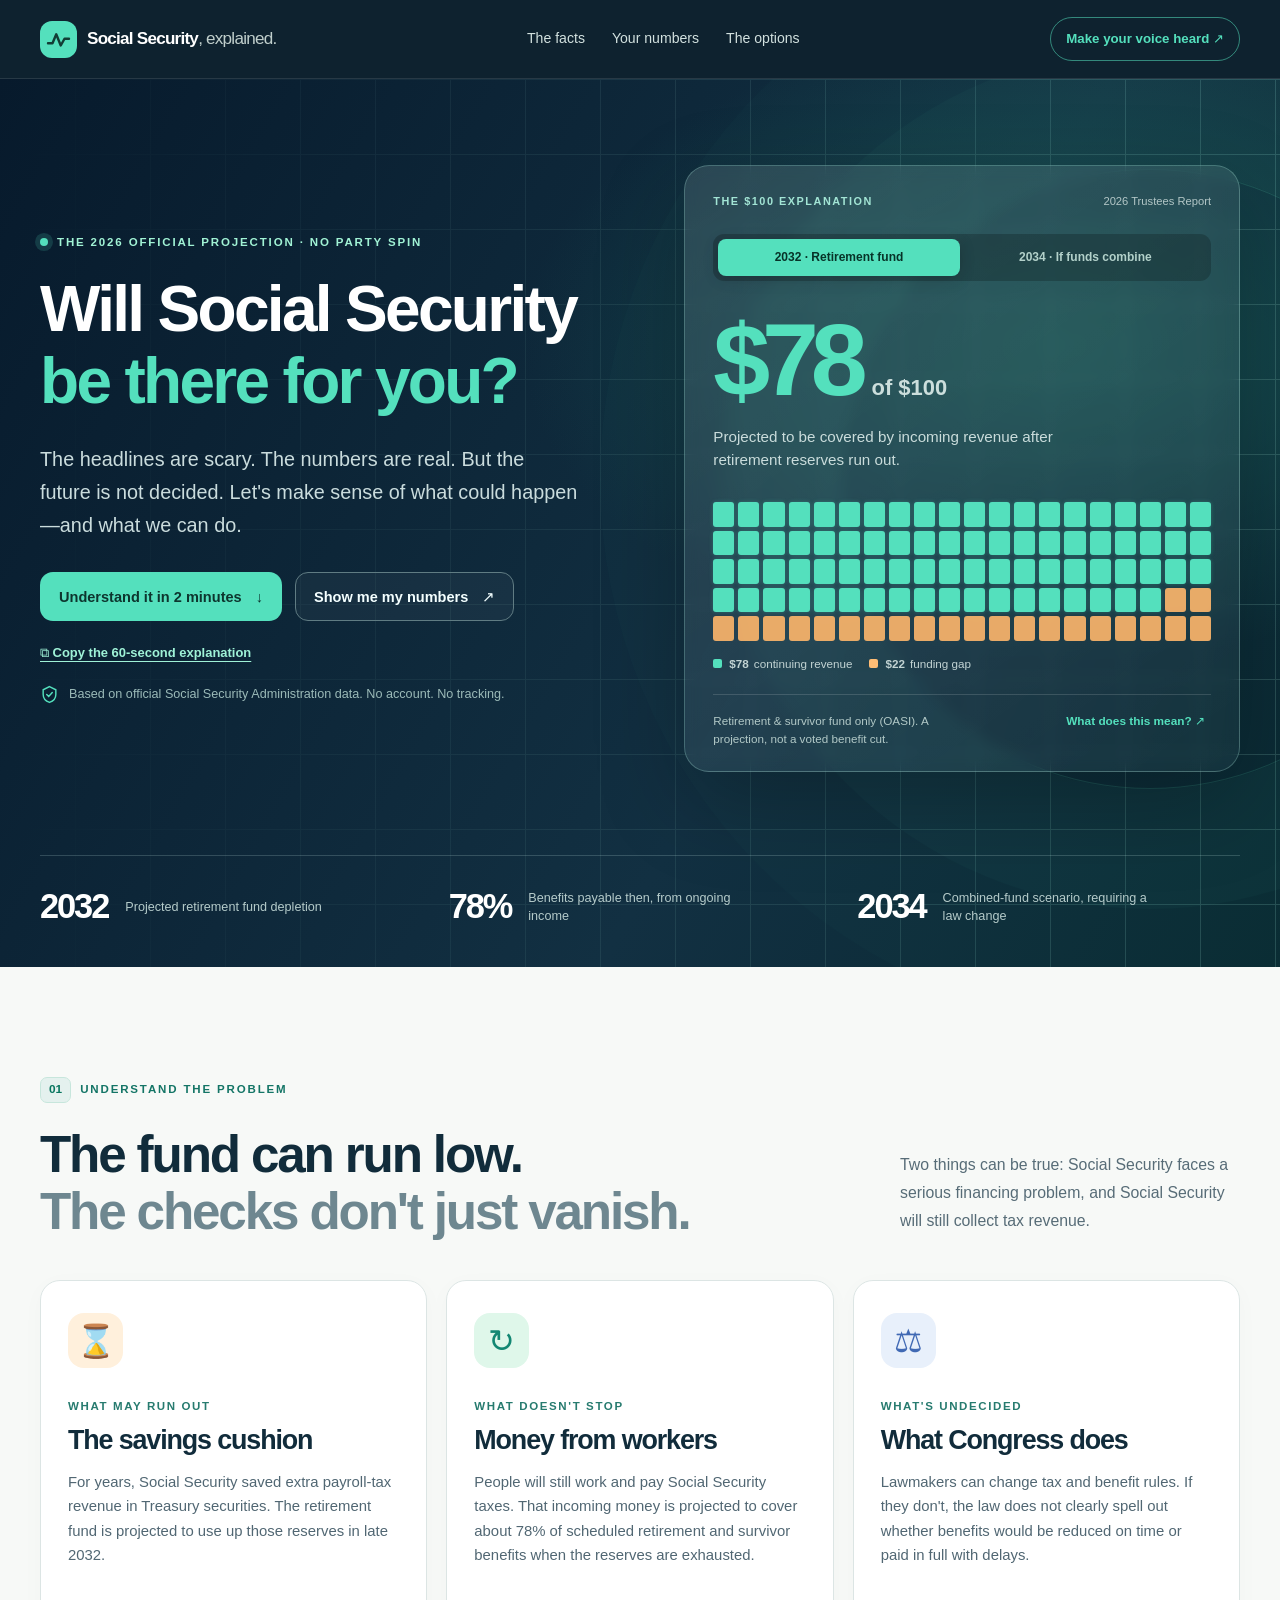
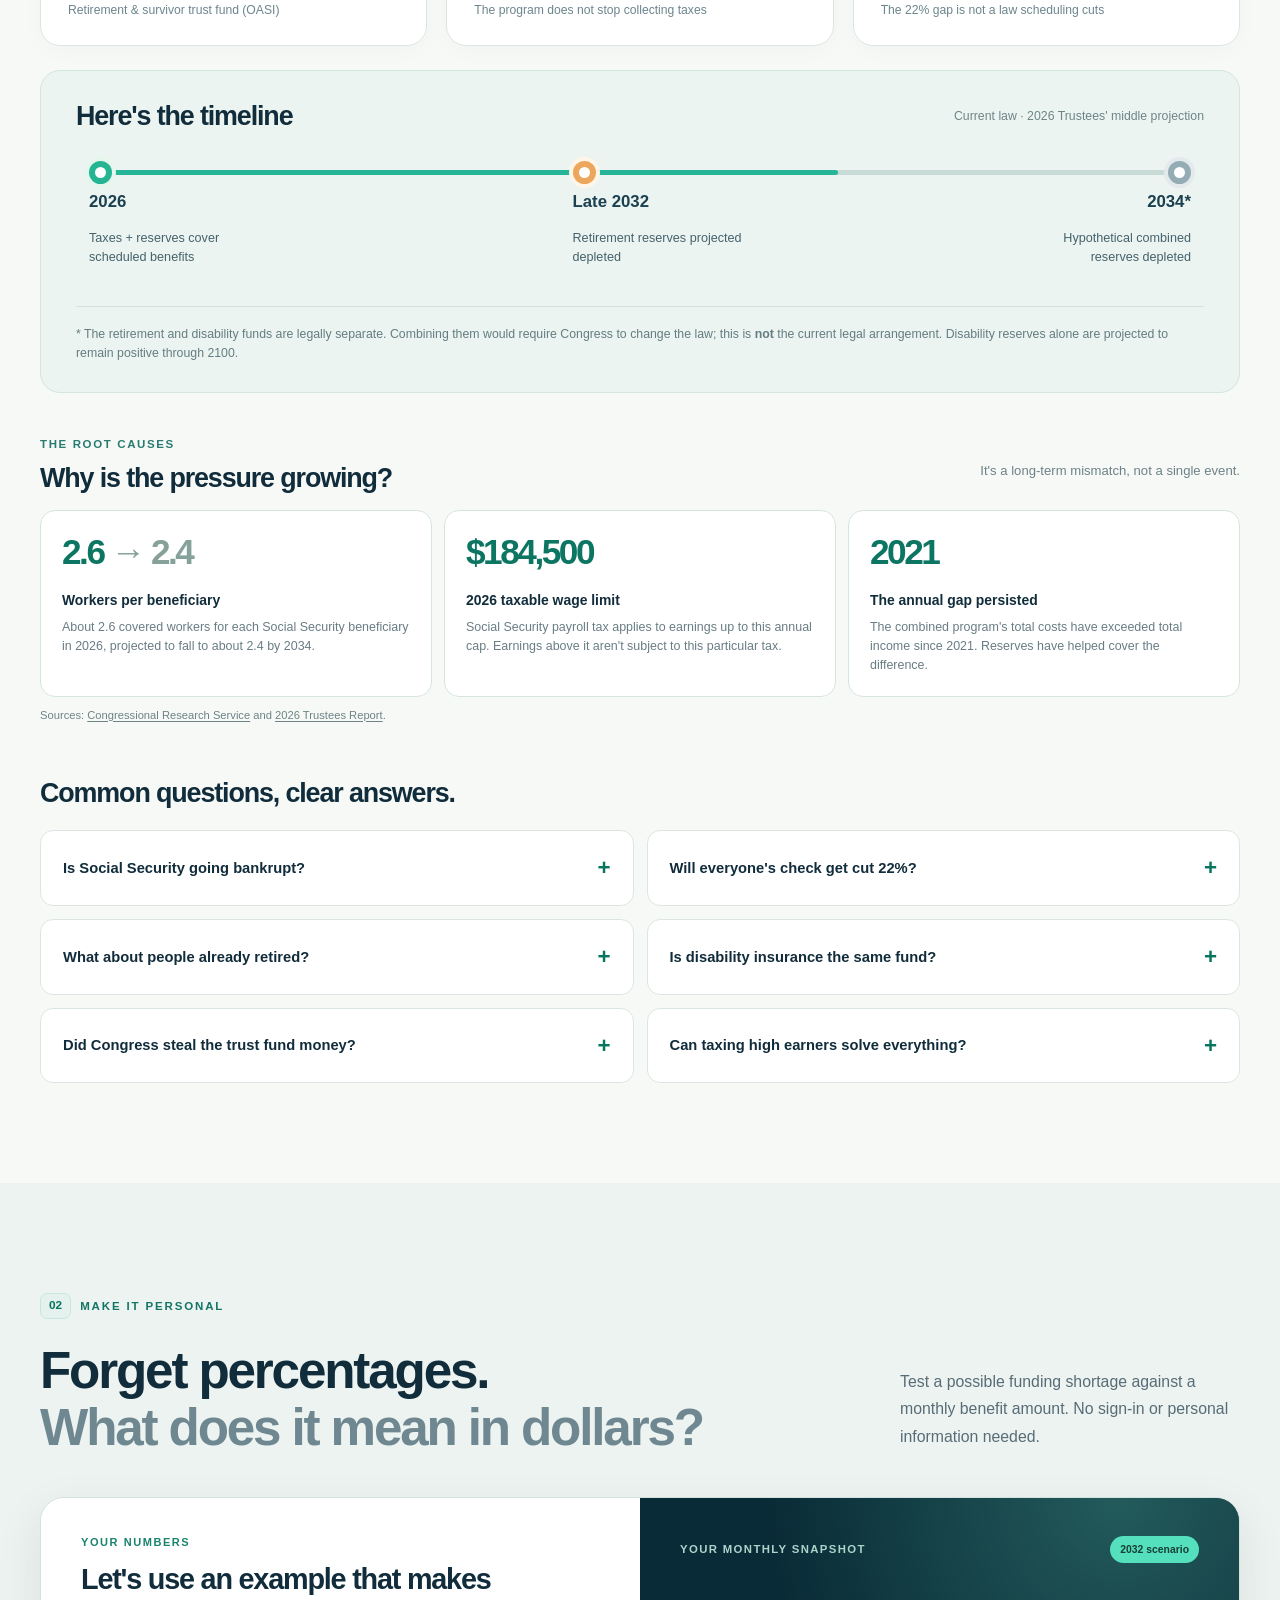
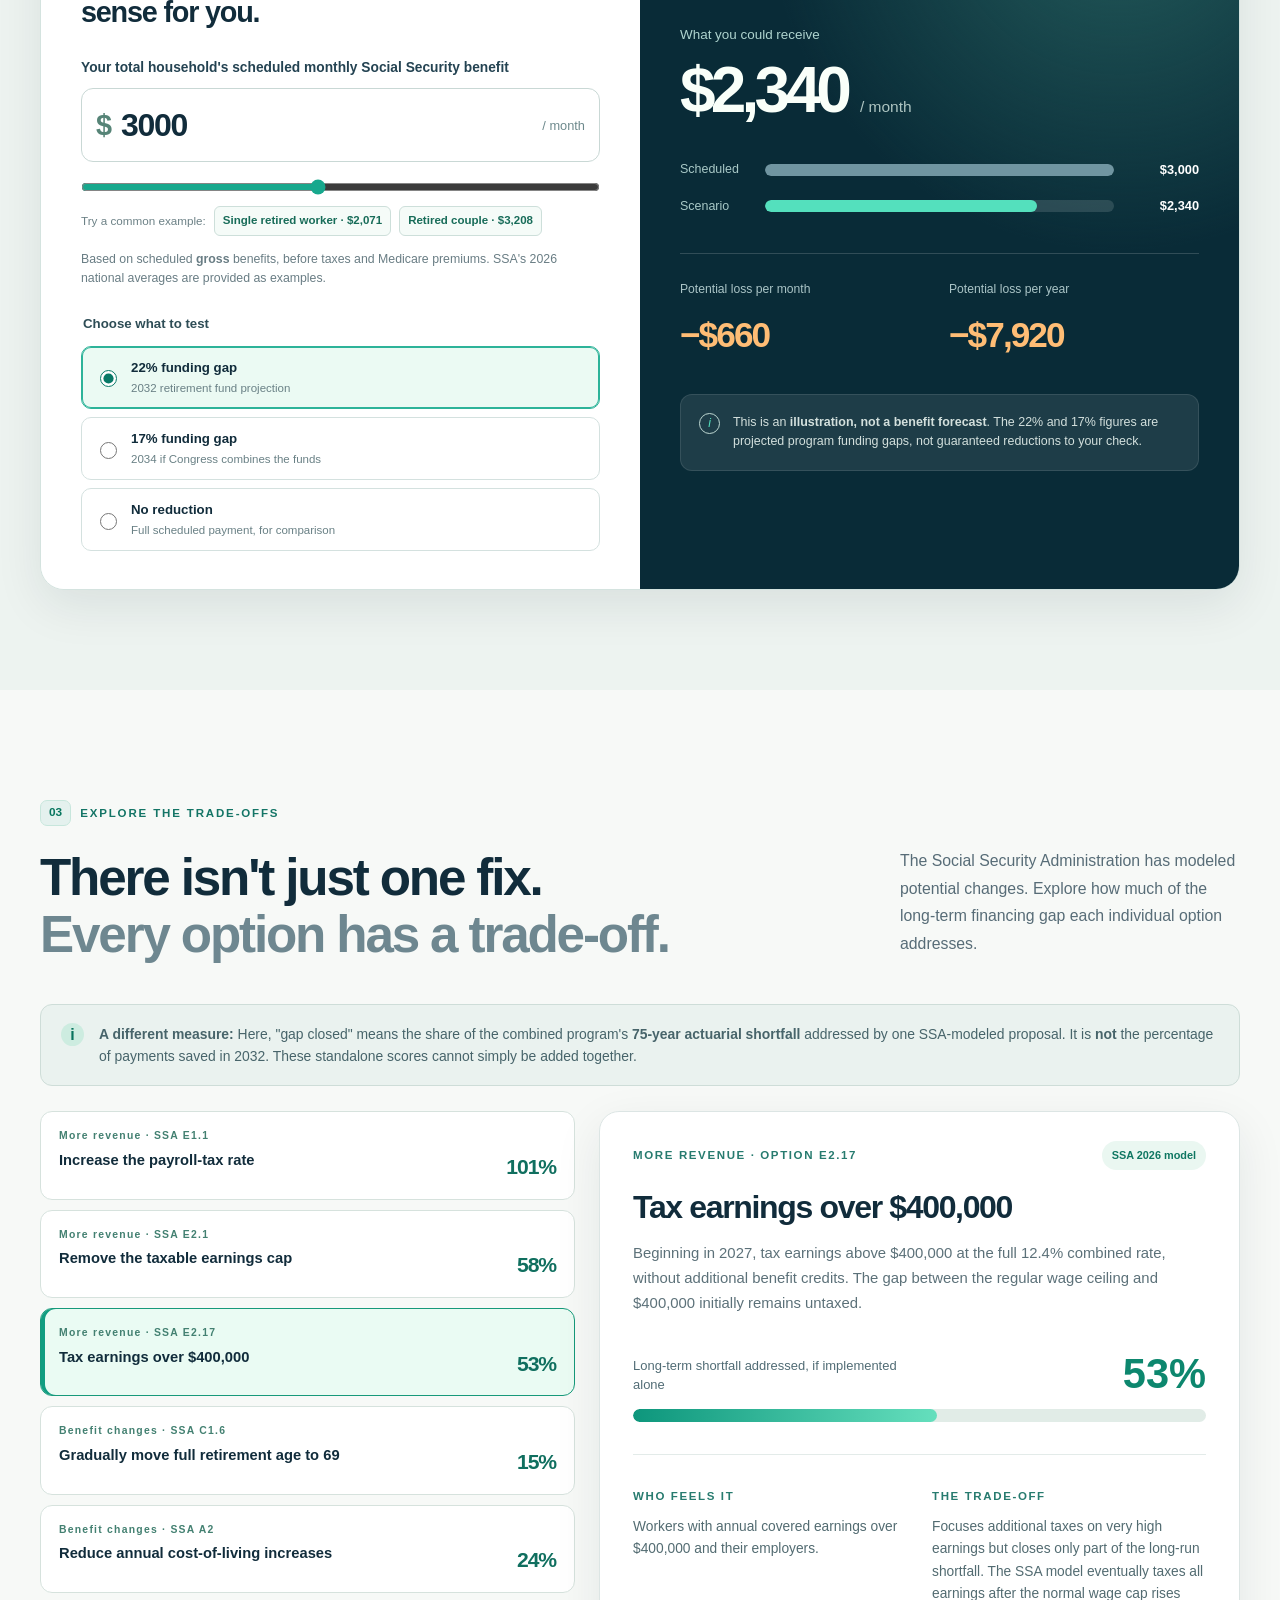
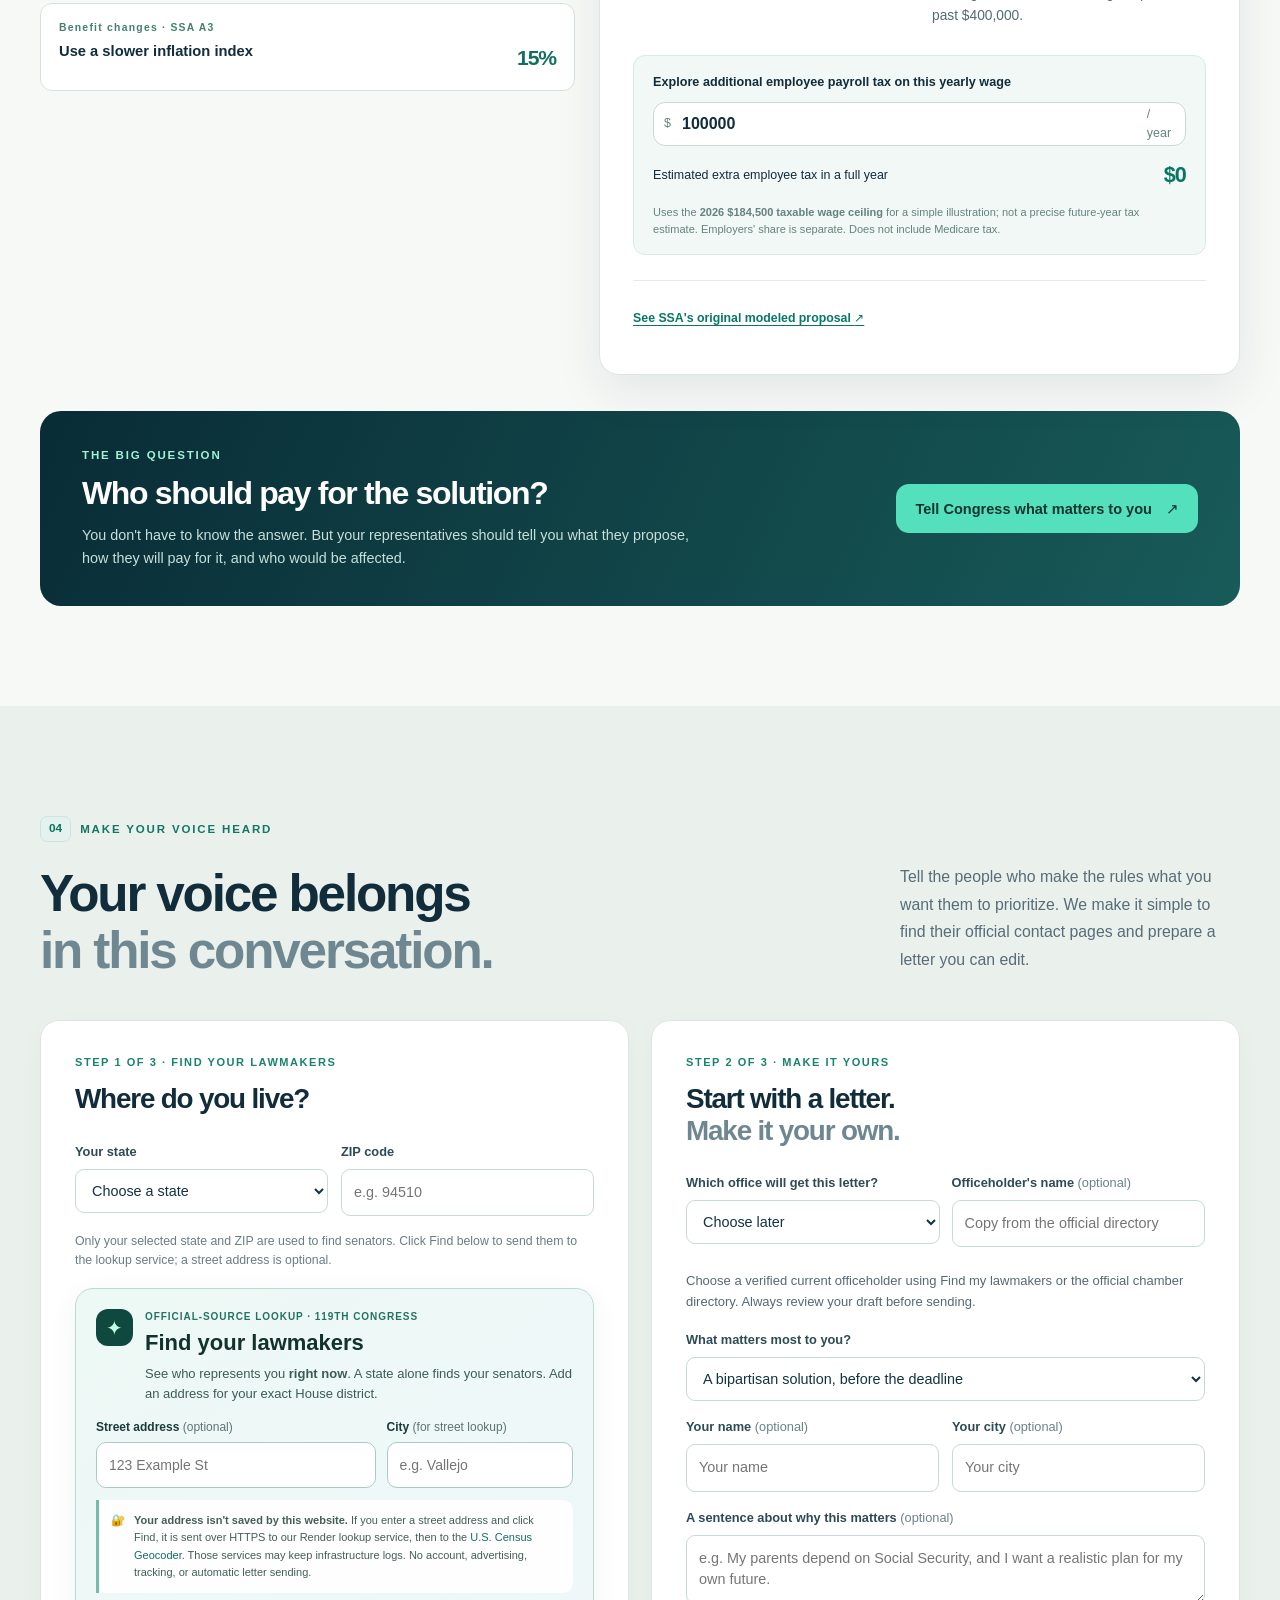
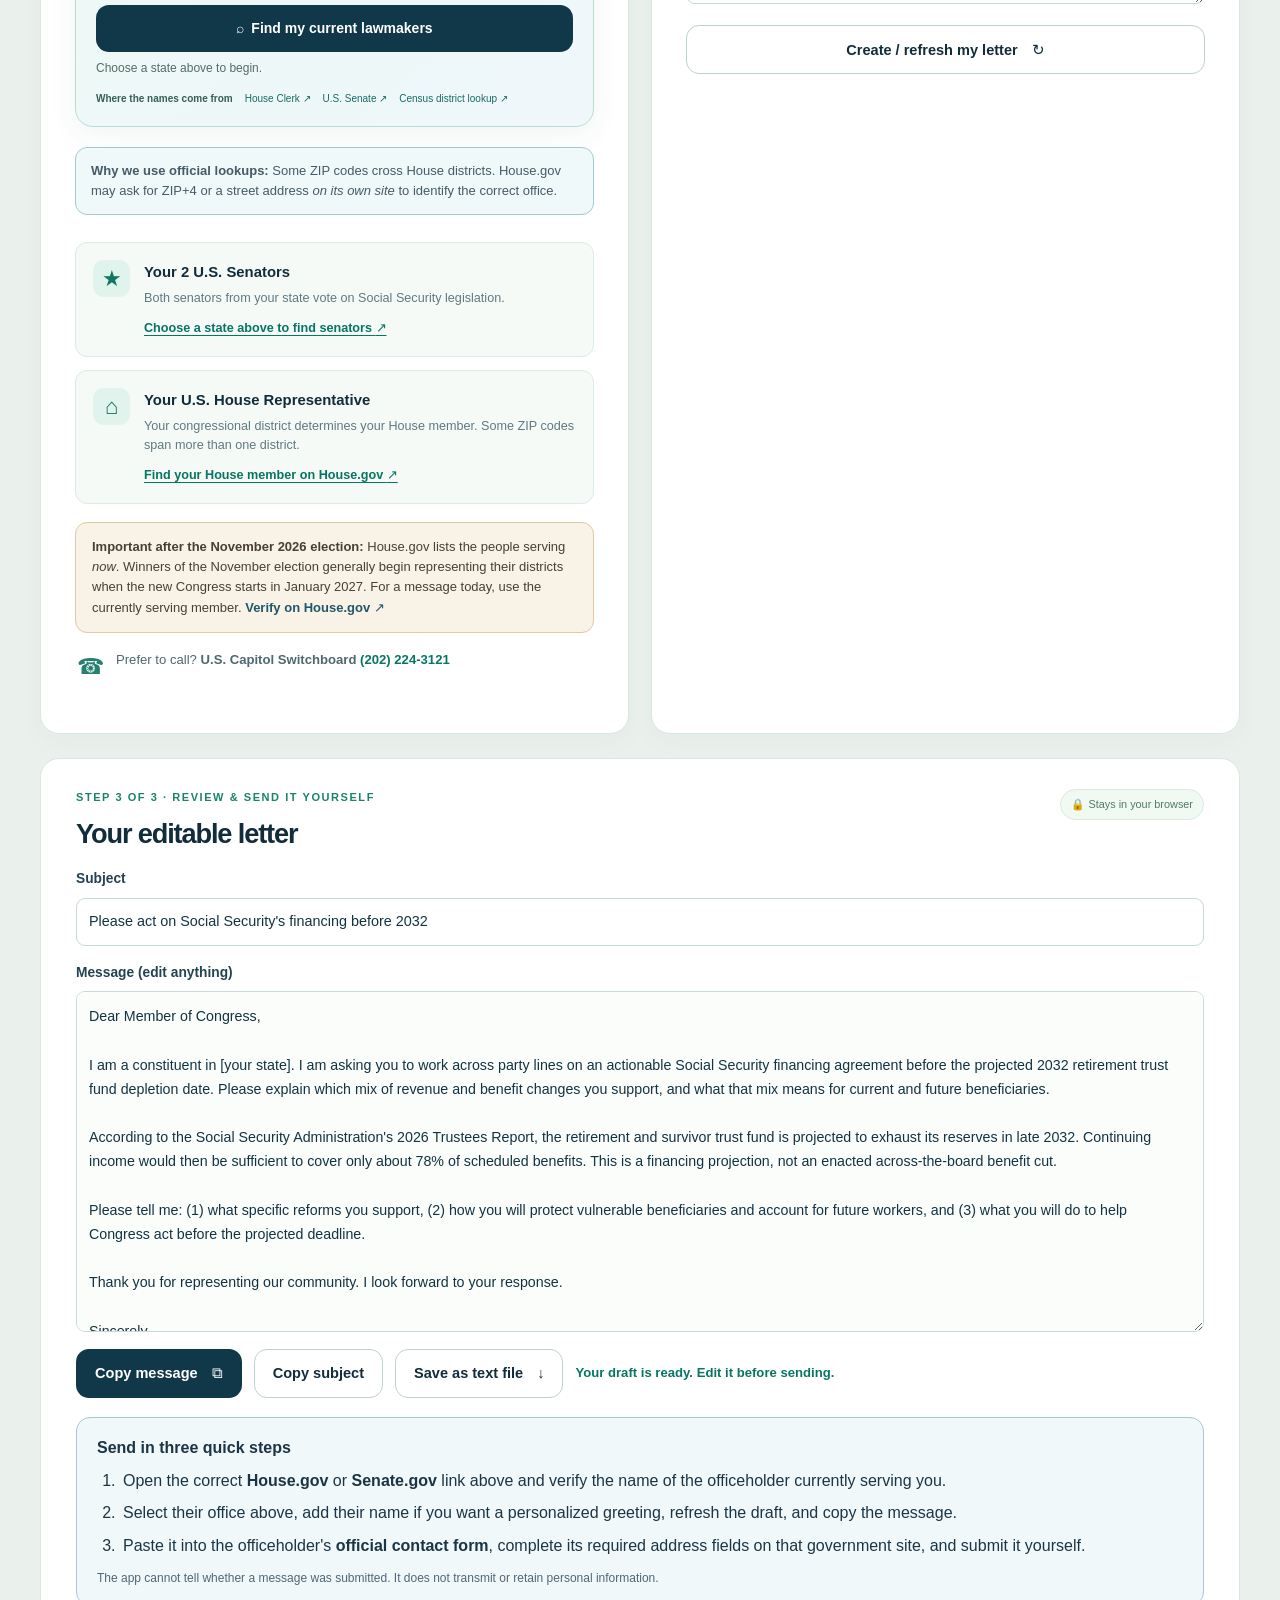
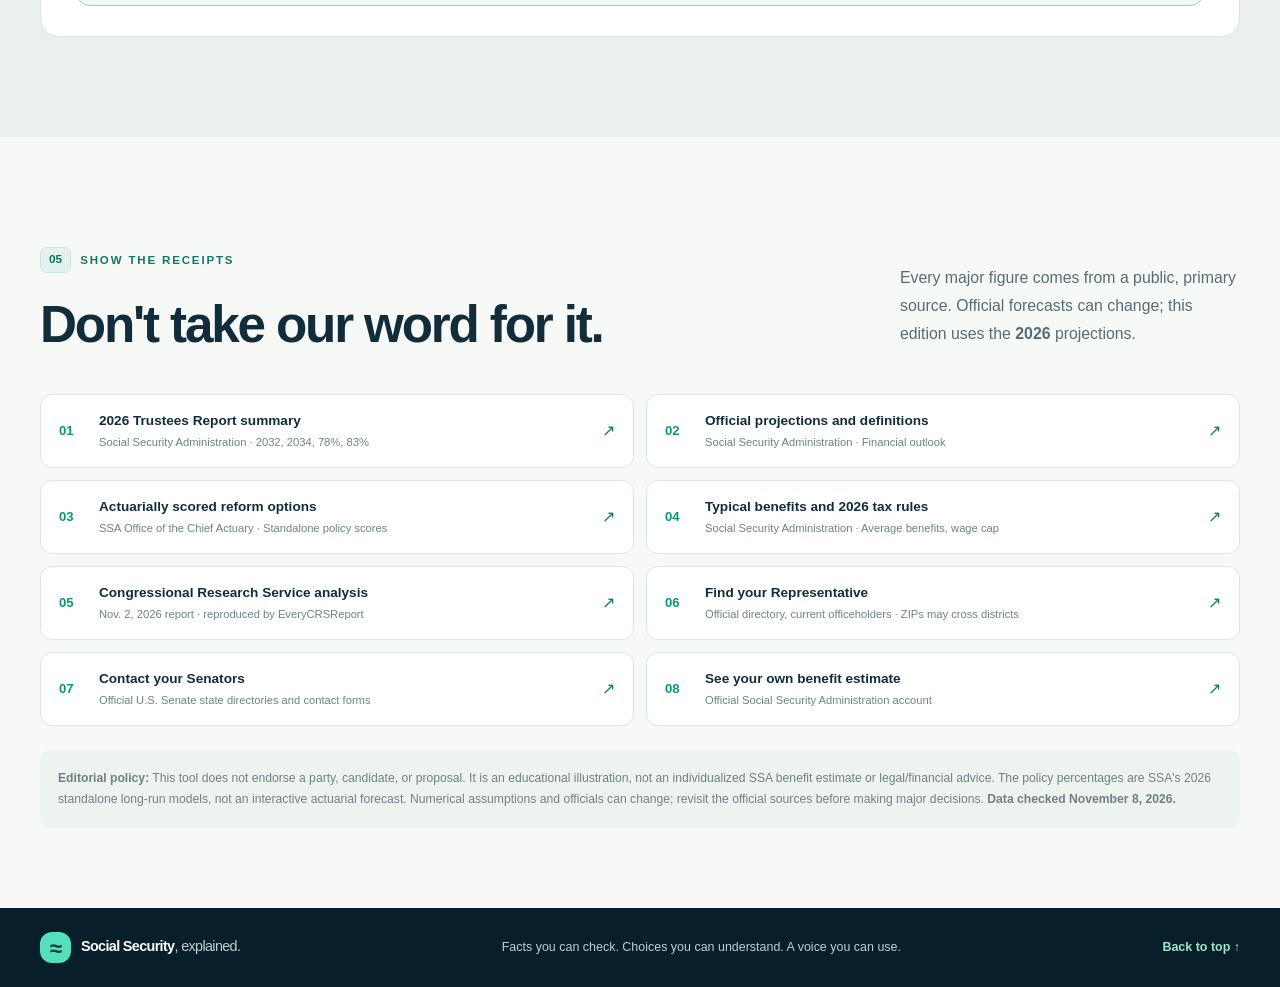
<file: social-security-explained/index.source.html>
<!doctype html>
<html lang="en">
<head>
  <meta charset="utf-8">
  <meta name="viewport" content="width=device-width,initial-scale=1">
  <meta name="color-scheme" content="light">
  <meta name="description" content="Understand the 2032 Social Security funding problem, explore what the numbers mean, examine reform options, and contact your representatives. Independent, nonpartisan, source-linked.">
  <meta property="og:title" content="Social Security, Explained — Your Future. The Facts. Your Voice.">
  <meta property="og:description" content="Will Social Security disappear? What could a 22% funding gap mean? Explore the official numbers and tell Congress what matters to you.">
  <title>Social Security, Explained | Your Future. The Facts. Your Voice.</title>
  <link rel="stylesheet" href="styles.css">
  <link rel="stylesheet" href="representative-finder.css">
</head>
<body>
  <a class="skip-link" href="#main">Skip to content</a>
  <header class="site-header" id="top">
    <div class="shell header-inner">
      <a href="#top" class="brand" aria-label="Social Security Explained, home">
        <span class="brand-symbol" aria-hidden="true"><svg viewBox="0 0 36 36" width="27" height="27"><path d="M4 23h6l5-12 6 15 5-9 6 0" fill="none" stroke="currentColor" stroke-width="3.2" stroke-linecap="round" stroke-linejoin="round"/></svg></span>
        <span>Social Security<span class="brand-quiet">, explained.</span></span>
      </a>
      <nav class="header-nav" aria-label="Main navigation">
        <a href="#understand">The facts</a><a href="#your-numbers">Your numbers</a><a href="#solutions">The options</a>
      </nav>
      <a href="#action" class="header-cta">Make your voice heard <span aria-hidden="true">↗</span></a>
    </div>
  </header>
  <main id="main">
    <section class="hero" aria-labelledby="hero-title">
      <div class="hero-grid"></div><div class="hero-glow"></div>
      <div class="shell hero-inner">
        <div class="hero-copy">
          <div class="eyebrow light"><span class="live-dot"></span> THE 2026 OFFICIAL PROJECTION · NO PARTY SPIN</div>
          <h1 id="hero-title">Will Social Security <em>be there for you?</em></h1>
          <p class="hero-lead">The headlines are scary. The numbers are real. But the future is not decided. Let's make sense of what could happen—and what we can do.</p>
          <div class="hero-actions"><a class="btn btn-mint" href="#understand">Understand it in 2 minutes <span aria-hidden="true">↓</span></a><a class="btn btn-ghost" href="#your-numbers">Show me my numbers <span aria-hidden="true">↗</span></a></div>
          <div class="share-row"><button class="share-facts" type="button" id="shareFacts">⧉ Copy the 60-second explanation</button><span id="shareStatus" role="status" aria-live="polite"></span></div>
          <div class="hero-trust"><svg width="19" height="19" viewBox="0 0 24 24" fill="none" aria-hidden="true"><path d="m12 2 8 4v6c0 5.5-3.5 8.5-8 10-4.5-1.5-8-4.5-8-10V6l8-4Z" stroke="currentColor" stroke-width="1.8"/><path d="m8.5 12 2.5 2.5 4.5-5" stroke="currentColor" stroke-width="1.8" stroke-linecap="round"/></svg> Based on official Social Security Administration data. No account. No tracking.</div>
        </div>
        <div class="hero-visual" aria-label="Visualizing the projected Social Security funding gap">
          <div class="visual-topline"><span>THE $100 EXPLANATION</span><span class="report-stamp">2026 Trustees Report</span></div>
          <div class="view-switch" role="group" aria-label="Choose funding scenario"><button type="button" class="switch-btn active" data-view="oasi" aria-pressed="true">2032 · Retirement fund</button><button type="button" class="switch-btn" data-view="combined" aria-pressed="false">2034 · If funds combine</button></div>
          <div class="hero-number" aria-live="polite"><span id="payableAmount">$78</span><span class="hero-number-end">of $100</span></div>
          <p class="visual-intro" id="fundHeadline">Projected to be covered by incoming revenue after retirement reserves run out.</p>
          <div class="unit-grid" id="fundGrid" aria-hidden="true"></div>
          <div class="legend"><span><i class="legend-dot covered"></i> <strong id="coveredLegend">$78</strong> continuing revenue</span><span><i class="legend-dot gap"></i> <strong id="gapLegend">$22</strong> funding gap</span></div>
          <div class="visual-foot"><span id="fundQualification">Retirement & survivor fund only (OASI). A projection, not a voted benefit cut.</span><button class="text-action light-link" type="button" id="explainChart">What does this mean? <span aria-hidden="true">↗</span></button></div>
        </div>
      </div>
      <div class="shell stats-row" aria-label="Quick facts">
        <div><strong>2032</strong><span>Projected retirement fund depletion</span></div><div><strong>78%</strong><span>Benefits payable then, from ongoing income</span></div><div><strong>2034</strong><span>Combined-fund scenario, requiring a law change</span></div>
      </div>
    </section>

    <section id="understand" class="section shell" aria-labelledby="understand-title">
      <div class="section-heading"><div><div class="eyebrow"><span class="section-number">01</span> UNDERSTAND THE PROBLEM</div><h2 id="understand-title">The fund can run low.<br><span class="muted-ink">The checks don't just vanish.</span></h2></div><p>Two things can be true: Social Security faces a serious financing problem, and Social Security will still collect tax revenue.</p></div>
      <div class="explain-cards">
        <article class="explainer-card"><span class="explainer-icon" aria-hidden="true">⌛</span><div class="small-label">WHAT MAY RUN OUT</div><h3>The savings cushion</h3><p>For years, Social Security saved extra payroll-tax revenue in Treasury securities. The retirement fund is projected to use up those reserves in late 2032.</p><div class="mini-source">Retirement & survivor trust fund (OASI)</div></article>
        <article class="explainer-card"><span class="explainer-icon mint-icon" aria-hidden="true">↻</span><div class="small-label">WHAT DOESN'T STOP</div><h3>Money from workers</h3><p>People will still work and pay Social Security taxes. That incoming money is projected to cover about 78% of scheduled retirement and survivor benefits when the reserves are exhausted.</p><div class="mini-source">The program does not stop collecting taxes</div></article>
        <article class="explainer-card"><span class="explainer-icon blue-icon" aria-hidden="true">⚖</span><div class="small-label">WHAT'S UNDECIDED</div><h3>What Congress does</h3><p>Lawmakers can change tax and benefit rules. If they don't, the law does not clearly spell out whether benefits would be reduced on time or paid in full with delays.</p><div class="mini-source">The 22% gap is not a law scheduling cuts</div></article>
      </div>
      <div class="timeline-card"><div class="timeline-title"><h3>Here's the timeline</h3><span>Current law · 2026 Trustees' middle projection</span></div><div class="timeline-track" aria-label="Timeline from 2026 to 2034"><div class="timeline-fill"></div><div class="timeline-node start"><b>2026</b><span>Taxes + reserves cover scheduled benefits</span></div><div class="timeline-node mid"><b>Late 2032</b><span>Retirement reserves projected depleted</span></div><div class="timeline-node end"><b>2034*</b><span>Hypothetical combined reserves depleted</span></div></div><p class="timeline-note">* The retirement and disability funds are legally separate. Combining them would require Congress to change the law; this is <strong>not</strong> the current legal arrangement. Disability reserves alone are projected to remain positive through 2100.</p></div>
      <div class="drivers-block"><div class="drivers-head"><div><div class="small-label">THE ROOT CAUSES</div><h3>Why is the pressure growing?</h3></div><p>It's a long-term mismatch, not a single event.</p></div><div class="drivers-grid"><article><div class="driver-number">2.6 <span>→ 2.4</span></div><strong>Workers per beneficiary</strong><p>About 2.6 covered workers for each Social Security beneficiary in 2026, projected to fall to about 2.4 by 2034.</p></article><article><div class="driver-number">$184,500</div><strong>2026 taxable wage limit</strong><p>Social Security payroll tax applies to earnings up to this annual cap. Earnings above it aren't subject to this particular tax.</p></article><article><div class="driver-number">2021</div><strong>The annual gap persisted</strong><p>The combined program's total costs have exceeded total income since 2021. Reserves have helped cover the difference.</p></article></div><p class="drivers-sources">Sources: <a href="https://www.everycrsreport.com/reports/R49500.html" target="_blank" rel="noopener noreferrer">Congressional Research Service</a> and <a href="https://www.ssa.gov/oact/TR/2026/II_A_highlights.html" target="_blank" rel="noopener noreferrer">2026 Trustees Report</a>.</p></div>
      <div class="myth-area"><h3>Common questions, clear answers.</h3><div class="faq-grid">
        <details class="faq"><summary>Is Social Security going bankrupt? <span aria-hidden="true">+</span></summary><p>No. The retirement fund's reserves are projected to run out, but payroll taxes continue. "Bankrupt" misses that distinction.</p></details>
        <details class="faq"><summary>Will everyone's check get cut 22%? <span aria-hidden="true">+</span></summary><p>Not necessarily. A 22% financing gap is projected under current law. Congress could prevent it. If Congress does nothing, the exact payment mechanics remain legally unsettled.</p></details>
        <details class="faq"><summary>What about people already retired? <span aria-hidden="true">+</span></summary><p>Current retirees are exposed to the retirement fund's shortfall too. Starting benefits early does not lock in protection from later changes.</p></details>
        <details class="faq"><summary>Is disability insurance the same fund? <span aria-hidden="true">+</span></summary><p>No. Disability Insurance (DI) has a separate trust fund, which trustees project will stay solvent through 2100. This is different from SSI, a separate needs-based program.</p></details>
      <details class="faq"><summary>Did Congress steal the trust fund money? <span aria-hidden="true">+</span></summary><p>The reserves are held in special U.S. Treasury securities—legal claims backed by the government. Redeeming those securities requires the Treasury to provide cash. That creates real budget pressure, but the reserves aren't simply fictitious or "stolen."</p></details>
        <details class="faq"><summary>Can taxing high earners solve everything? <span aria-hidden="true">+</span></summary><p>It helps substantially. But SSA estimates that taxing all wages above the present ceiling without adding benefit credits closes about 58% of the combined program's 75-year actuarial shortfall—not 100%. Policy details matter.</p></details>
      </div></div>
    </section>

    <section id="your-numbers" class="section numbers-section" aria-labelledby="numbers-title">
      <div class="shell"><div class="section-heading"><div><div class="eyebrow"><span class="section-number">02</span> MAKE IT PERSONAL</div><h2 id="numbers-title">Forget percentages.<br><span class="muted-ink">What does it mean in dollars?</span></h2></div><p>Test a possible funding shortage against a monthly benefit amount. No sign-in or personal information needed.</p></div>
      <div class="calculator"><div class="calc-controls"><div class="step-kicker">YOUR NUMBERS</div><h3>Let's use an example that makes sense for you.</h3><label class="input-label" for="monthlyBenefit">Your total household's scheduled monthly Social Security benefit</label><div class="money-input"><span aria-hidden="true">$</span><input type="number" id="monthlyBenefit" min="0" max="100000" step="50" value="3000" inputmode="decimal" aria-describedby="benefitHelp"><span class="unit">/ month</span></div><input class="range-control" type="range" min="500" max="6000" step="50" value="3000" id="benefitRange" aria-label="Adjust scheduled monthly benefit"><div class="presets"><span>Try a common example:</span><button type="button" data-benefit="2071">Single retired worker · $2,071</button><button type="button" data-benefit="3208">Retired couple · $3,208</button></div><p class="subtle" id="benefitHelp">Based on scheduled <strong>gross</strong> benefits, before taxes and Medicare premiums. SSA's 2026 national averages are provided as examples.</p>
          <fieldset class="scenario-field"><legend>Choose what to test</legend><label class="radio-card"><input type="radio" name="benefitScenario" value="22" checked><span><strong>22% funding gap</strong><small>2032 retirement fund projection</small></span></label><label class="radio-card"><input type="radio" name="benefitScenario" value="17"><span><strong>17% funding gap</strong><small>2034 if Congress combines the funds</small></span></label><label class="radio-card"><input type="radio" name="benefitScenario" value="0"><span><strong>No reduction</strong><small>Full scheduled payment, for comparison</small></span></label></fieldset></div>
        <div class="calc-result"><div class="result-top"><span>YOUR MONTHLY SNAPSHOT</span><span class="snapshot-pill" id="snapshotPill">2032 scenario</span></div><div class="result-main"><div class="result-caption">What you could receive</div><div class="result-value" id="monthlyAfter" aria-live="polite">$2,340 <span>/ month</span></div><div class="money-bars"><div class="money-bar-row"><span>Scheduled</span><div class="money-bar"><div class="bar-before"></div></div><strong id="monthlyBefore">$3,000</strong></div><div class="money-bar-row"><span>Scenario</span><div class="money-bar"><div class="bar-after" id="barAfter"></div></div><strong id="monthlyBarAfter">$2,340</strong></div></div><div class="result-divider"></div><div class="result-loss-grid"><div><div class="loss-label">Potential loss per month</div><div class="loss-amount" id="monthlyLoss">−$660</div></div><div><div class="loss-label">Potential loss per year</div><div class="loss-amount" id="annualLoss">−$7,920</div></div></div><div class="result-callout"><span aria-hidden="true">i</span><p>This is an <strong>illustration, not a benefit forecast</strong>. The 22% and 17% figures are projected program funding gaps, not guaranteed reductions to your check.</p></div></div></div></div>
    </section>

    <section id="solutions" class="section shell" aria-labelledby="solutions-title"><div class="section-heading"><div><div class="eyebrow"><span class="section-number">03</span> EXPLORE THE TRADE-OFFS</div><h2 id="solutions-title">There isn't just one fix.<br><span class="muted-ink">Every option has a trade-off.</span></h2></div><p>The Social Security Administration has modeled potential changes. Explore how much of the long-term financing gap each individual option addresses.</p></div>
      <div class="measure-note"><span class="info-symbol">i</span><p><strong>A different measure:</strong> Here, "gap closed" means the share of the combined program's <strong>75-year actuarial shortfall</strong> addressed by one SSA-modeled proposal. It is <strong>not</strong> the percentage of payments saved in 2032. These standalone scores cannot simply be added together.</p></div>
      <div class="policy-layout"><div class="policy-list" id="policyList" role="group" aria-label="Select a Social Security policy proposal"></div><article class="policy-detail" id="policyDetail" aria-live="polite"><div class="detail-top"><span class="small-label" id="policyTag">TAX CHANGE</span><span class="model-label">SSA 2026 model</span></div><h3 id="policyName"></h3><p id="policySummary"></p><div class="policy-meter-label"><span>Long-term shortfall addressed, if implemented alone</span><strong id="policyPercent">—</strong></div><div class="policy-meter"><div id="policyMeterFill"></div></div><div class="policy-detail-grid"><div><span class="small-label">WHO FEELS IT</span><p id="policyAffected"></p></div><div><span class="small-label">THE TRADE-OFF</span><p id="policyTradeoff"></p></div></div><div class="tax-mini" id="taxMini" hidden><label for="annualEarnings">Explore additional employee payroll tax on this yearly wage</label><div class="tax-input"><span>$</span><input type="number" id="annualEarnings" min="0" max="10000000" step="1000" value="100000" inputmode="decimal"><span>/ year</span></div><div class="tax-comparison"><span>Estimated extra employee tax in a full year</span><strong id="extraTax">—</strong></div><p>Uses the <strong>2026 $184,500 taxable wage ceiling</strong> for a simple illustration; not a precise future-year tax estimate. Employers' share is separate. Does not include Medicare tax.</p></div><p class="policy-source"><a id="policySource" href="https://www.ssa.gov/OACT/solvency/provisions/summary.html" target="_blank" rel="noopener noreferrer">See SSA's original modeled proposal <span aria-hidden="true">↗</span></a></p></article></div>
      <div class="bridge-banner"><div><div class="eyebrow light">THE BIG QUESTION</div><h3>Who should pay for the solution?</h3><p>You don't have to know the answer. But your representatives should tell you what they propose, how they will pay for it, and who would be affected.</p></div><a href="#action" class="btn btn-mint">Tell Congress what matters to you <span aria-hidden="true">↗</span></a></div>
    </section>

    <section id="action" class="section action-section" aria-labelledby="action-title"><div class="shell"><div class="section-heading"><div><div class="eyebrow"><span class="section-number">04</span> MAKE YOUR VOICE HEARD</div><h2 id="action-title">Your voice belongs<br><span class="muted-ink">in this conversation.</span></h2></div><p>Tell the people who make the rules what you want them to prioritize. We make it simple to find their official contact pages and prepare a letter you can edit.</p></div>
      <div class="action-grid"><div class="action-finder"><div class="step-kicker">STEP 1 OF 3 · FIND YOUR LAWMAKERS</div><h3>Where do you live?</h3><div class="form-row"><div class="field"><label for="stateSelect">Your state</label><select id="stateSelect"><option value="">Choose a state</option></select></div><div class="field"><label for="zipInput">ZIP code</label><input id="zipInput" maxlength="5" inputmode="numeric" autocomplete="postal-code" placeholder="e.g. 94510" pattern="[0-9]{5}" aria-describedby="zipHelp"></div></div><div id="zipHelp" class="subtle">Only your five-digit ZIP is needed here. Nothing is saved or sent by this site.</div>
          <p class="office-guide"><strong>Why we use official lookups:</strong> Some ZIP codes cross House districts. House.gov may ask for ZIP+4 or a street address <em>on its own site</em> to identify the correct office.</p>
          <div class="representative-links"><div class="official-contact"><span class="contact-icon" aria-hidden="true">★</span><div><strong id="senateHeading">Your 2 U.S. Senators</strong><p id="senateDescription">Both senators from your state vote on Social Security legislation.</p><a id="senateLink" href="https://www.senate.gov/senators/senators-contact.htm" target="_blank" rel="noopener noreferrer">Choose a state above to find senators <span aria-hidden="true">↗</span></a></div></div><div class="official-contact"><span class="contact-icon" aria-hidden="true">⌂</span><div><strong id="houseHeading">Your U.S. House Representative</strong><p id="houseDescription">Your congressional district determines your House member. Some ZIP codes span more than one district.</p><a id="houseLink" href="https://www.house.gov/representatives/find-your-representative" target="_blank" rel="noopener noreferrer">Find your House member on House.gov <span aria-hidden="true">↗</span></a><button type="button" class="copy-zip" id="copyZip" hidden>Copy ZIP for House.gov</button></div></div></div>
          <div class="current-congress-note"><strong>Important after the November 2026 election:</strong> House.gov lists the people serving <em>now</em>. Winners of the November election generally begin representing their districts when the new Congress starts in January 2027. For a message today, use the currently serving member. <a href="https://www.house.gov/representatives/find-your-representative" target="_blank" rel="noopener noreferrer">Verify on House.gov ↗</a></div>
          <div class="phone-option"><span class="phone-icon" aria-hidden="true">☎</span><span>Prefer to call? <strong>U.S. Capitol Switchboard</strong> <a href="tel:+12022243121">(202) 224-3121</a></span></div>
        </div>
        <div class="action-letter"><div class="step-kicker">STEP 2 OF 3 · MAKE IT YOURS</div><h3>Start with a letter.<br><span class="muted-ink">Make it your own.</span></h3><div class="recipient-row"><div class="field"><label for="recipientOffice">Which office will get this letter?</label><select id="recipientOffice"><option value="general">Choose later</option><option value="senator">U.S. Senator</option><option value="representative">U.S. House Representative</option><option value="delegate">House Delegate / Resident Commissioner</option></select></div><div class="field"><label for="recipientName">Officeholder's name <span class="optional">(optional)</span></label><input id="recipientName" maxlength="120" autocomplete="off" placeholder="Copy from the official directory" aria-describedby="recipientHelp"></div></div><p id="recipientHelp" class="recipient-help">Use the current name from House.gov or Senate.gov. We never guess from a ZIP or name an election winner who has not taken office.</p><div class="field"><label for="letterApproach">What matters most to you?</label><select id="letterApproach"><option value="balanced">A bipartisan solution, before the deadline</option><option value="protect">Protect retirement and survivor benefits</option><option value="future">Fairness for younger and future workers</option><option value="accountable">A fiscally responsible, transparent plan</option></select></div><div class="form-row"><div class="field"><label for="senderName">Your name <span class="optional">(optional)</span></label><input id="senderName" autocomplete="name" placeholder="Your name"></div><div class="field"><label for="cityInput">Your city <span class="optional">(optional)</span></label><input id="cityInput" autocomplete="address-level2" placeholder="Your city"></div></div><div class="field"><label for="personalStory">A sentence about why this matters <span class="optional">(optional)</span></label><textarea id="personalStory" rows="2" placeholder="e.g. My parents depend on Social Security, and I want a realistic plan for my own future."></textarea></div><button class="btn btn-outline" id="draftLetter" type="button">Create / refresh my letter <span aria-hidden="true">↻</span></button></div>
      </div><div class="letter-editor"><div class="letter-editor-header"><div><div class="step-kicker">STEP 3 OF 3 · REVIEW & SEND IT YOURSELF</div><h3>Your editable letter</h3></div><span class="privacy-chip">🔒 Stays in your browser</span></div><label for="letterSubject" class="input-label">Subject</label><input type="text" id="letterSubject" value="Please act on Social Security's financing before 2032"><label for="letterBody" class="input-label">Message (edit anything)</label><textarea id="letterBody" rows="13" spellcheck="true"></textarea><div class="letter-actions"><button type="button" class="btn btn-dark" id="copyLetter">Copy message <span aria-hidden="true">⧉</span></button><button type="button" class="btn btn-outline" id="copySubject">Copy subject</button><button type="button" class="btn btn-outline" id="downloadLetter">Save as text file <span aria-hidden="true">↓</span></button><span class="letter-status" id="letterStatus" role="status" aria-live="polite"></span></div><div class="send-checklist"><strong>Send in three quick steps</strong><ol><li>Open the correct <strong>House.gov</strong> or <strong>Senate.gov</strong> link above and verify the name of the officeholder currently serving you.</li><li>Select their office above, add their name if you want a personalized greeting, refresh the draft, and copy the message.</li><li>Paste it into the officeholder's <strong>official contact form</strong>, complete its required address fields on that government site, and submit it yourself.</li></ol><p>The app cannot tell whether a message was submitted. It does not transmit or retain personal information.</p></div></div>
    </div></section>

    <section id="sources" class="section shell sources-section" aria-labelledby="sources-title"><div class="section-heading"><div><div class="eyebrow"><span class="section-number">05</span> SHOW THE RECEIPTS</div><h2 id="sources-title">Don't take our word for it.</h2></div><p>Every major figure comes from a public, primary source. Official forecasts can change; this edition uses the <strong>2026</strong> projections.</p></div><div class="sources-list">
      <a href="https://www.ssa.gov/news/en/press/releases/2026-06-09.html" target="_blank" rel="noopener noreferrer"><span><b>01</b><strong>2026 Trustees Report summary</strong><small>Social Security Administration · 2032, 2034, 78%, 83%</small></span><span aria-hidden="true">↗</span></a>
      <a href="https://www.ssa.gov/oact/TR/2026/II_A_highlights.html" target="_blank" rel="noopener noreferrer"><span><b>02</b><strong>Official projections and definitions</strong><small>Social Security Administration · Financial outlook</small></span><span aria-hidden="true">↗</span></a>
      <a href="https://www.ssa.gov/OACT/solvency/provisions/summary.html" target="_blank" rel="noopener noreferrer"><span><b>03</b><strong>Actuarially scored reform options</strong><small>SSA Office of the Chief Actuary · Standalone policy scores</small></span><span aria-hidden="true">↗</span></a>
      <a href="https://www.ssa.gov/cola/factsheets/2026.html" target="_blank" rel="noopener noreferrer"><span><b>04</b><strong>Typical benefits and 2026 tax rules</strong><small>Social Security Administration · Average benefits, wage cap</small></span><span aria-hidden="true">↗</span></a>
      <a href="https://www.everycrsreport.com/reports/R49500.html" target="_blank" rel="noopener noreferrer"><span><b>05</b><strong>Congressional Research Service analysis</strong><small>Nov. 2, 2026 report · reproduced by EveryCRSReport</small></span><span aria-hidden="true">↗</span></a>
      <a href="https://www.house.gov/representatives/find-your-representative" target="_blank" rel="noopener noreferrer"><span><b>06</b><strong>Find your Representative</strong><small>Official directory, current officeholders · ZIPs may cross districts</small></span><span aria-hidden="true">↗</span></a>
      <a href="https://www.senate.gov/senators/senators-contact.htm" target="_blank" rel="noopener noreferrer"><span><b>07</b><strong>Contact your Senators</strong><small>Official U.S. Senate state directories and contact forms</small></span><span aria-hidden="true">↗</span></a>
      <a href="https://www.ssa.gov/myaccount/" target="_blank" rel="noopener noreferrer"><span><b>08</b><strong>See your own benefit estimate</strong><small>Official Social Security Administration account</small></span><span aria-hidden="true">↗</span></a>
    </div><p class="source-disclaimer"><strong>Editorial policy:</strong> This tool does not endorse a party, candidate, or proposal. It is an educational illustration, not an individualized SSA benefit estimate or legal/financial advice. The policy percentages are SSA's 2026 standalone long-run models, not an interactive actuarial forecast. Numerical assumptions and officials can change; revisit the official sources before making major decisions. <strong>Data checked November 8, 2026.</strong></p></section>
  </main>
  <footer class="site-footer"><div class="shell footer-inner"><div class="brand footer-brand"><span class="brand-symbol" aria-hidden="true">≈</span><span>Social Security<span class="brand-quiet">, explained.</span></span></div><div>Facts you can check. Choices you can understand. A voice you can use.</div><a href="#top">Back to top ↑</a></div></footer>
  <dialog class="explain-dialog" id="chartDialog" aria-labelledby="dialogTitle"><div class="dialog-head"><h2 id="dialogTitle">What's the $100 picture showing?</h2><button type="button" id="closeDialog" aria-label="Close explanation">✕</button></div><p>The Social Security retirement and survivor trust fund holds reserves. The 2026 Trustees Report projects those reserves will be exhausted in the fourth quarter of 2032.</p><p><strong>For each $100 in scheduled retirement and survivor benefits at that point, about $78 is projected to be covered by ongoing income and about $22 is a funding shortfall.</strong></p><p>The 2034 view assumes Congress changes the law to combine retirement and disability trust funds. That's a hypothetical financing comparison, not what current law permits.</p><p>The chart is <strong>not</strong> a prediction that each person's check will automatically be reduced by exactly that percentage. Congress may act, and the legal payment procedure without action is unsettled.</p><a href="https://www.ssa.gov/news/en/press/releases/2026-06-09.html" target="_blank" rel="noopener noreferrer">Read the original SSA statement ↗</a></dialog>
  <script src="app.js" defer></script>
  <script src="representative-finder.js" defer></script>
</body>
</html>
</file>
<file: social-security-explained/styles.css>
:root{--navy:#0c2436;--deep:#071b29;--ink:#112c3b;--muted:#576c77;--bg:#f7f9f7;--white:#fff;--mint:#54e0bd;--mint-deep:#08765f;--softmint:#e7f8f0;--gold:#ffbd75;--border:#dce5e4;--shadow:0 16px 48px rgba(8,33,42,.085);--round:20px;font-family:ui-sans-serif,-apple-system,BlinkMacSystemFont,"Segoe UI",Arial,sans-serif;color:var(--ink);background:var(--bg);font-synthesis:none;scroll-behavior:smooth}
*,*::before,*::after{box-sizing:border-box}body{margin:0;line-height:1.5;overflow-x:hidden}button,input,textarea,select{font:inherit}button{cursor:pointer}button:focus-visible,input:focus-visible,textarea:focus-visible,select:focus-visible,a:focus-visible,summary:focus-visible{outline:3px solid #c58921;outline-offset:3px}a{color:inherit;text-decoration:none}a:hover{text-decoration:none}p{margin:0 0 1em}h1,h2,h3{line-height:1.12;letter-spacing:-.042em;margin:0}h1{font-size:clamp(3.05rem,5vw,5.5rem);font-weight:800}h2{font-size:clamp(2.15rem,4vw,3.6rem);font-weight:780}h3{font-size:clamp(1.25rem,2.1vw,1.7rem);font-weight:760}small{font-size:.79rem}.shell{width:min(1200px,calc(100% - 56px));margin-inline:auto}.skip-link{position:absolute;top:-200px;left:20px;background:var(--mint);color:var(--deep);padding:10px 15px;z-index:100}.skip-link:focus{top:12px}.site-header{position:sticky;top:0;z-index:20;background:rgba(7,27,41,.97);border-bottom:1px solid rgba(255,255,255,.105);backdrop-filter:blur(14px);color:#fff}.header-inner{min-height:78px;display:flex;align-items:center;justify-content:space-between;gap:22px}.brand{display:inline-flex;align-items:center;gap:10px;white-space:nowrap;font-weight:850;letter-spacing:-.045em;font-size:1.07rem}.brand-symbol{display:grid;place-items:center;width:37px;height:37px;border-radius:12px;background:var(--mint);color:#123d35;font-size:1.6rem}.brand-quiet{font-weight:400;color:#c0cfcc}.header-nav{display:flex;align-items:center;gap:27px;font-size:.88rem;color:#d2e1df}.header-nav a:hover{color:var(--mint)}.header-cta{font-weight:750;font-size:.83rem;border:1px solid rgba(84,224,189,.54);padding:11px 15px;border-radius:999px;color:var(--mint)}.header-cta:hover{background:rgba(84,224,189,.1)}
.hero{position:relative;overflow:hidden;background:radial-gradient(ellipse at 83% 30%,#164f50 0%,transparent 36%),linear-gradient(120deg,#071a2c,#123042 62%,#092a32);color:#fff;padding-top:86px}.hero-grid{pointer-events:none;position:absolute;inset:0;opacity:.17;background-image:linear-gradient(#b3f5e3 1px,transparent 1px),linear-gradient(90deg,#b3f5e3 1px,transparent 1px);background-size:75px 75px;mask-image:linear-gradient(90deg,transparent,#000)}.hero-glow{position:absolute;right:-180px;top:90px;width:620px;height:620px;border:1px solid rgba(104,255,201,.14);border-radius:50%;box-shadow:0 0 0 120px rgba(94,244,192,.025),0 0 0 240px rgba(94,244,192,.016);pointer-events:none}.hero-inner{position:relative;display:grid;grid-template-columns:1.02fr .98fr;align-items:center;gap:66px;padding-bottom:83px}.eyebrow{display:flex;align-items:center;gap:9px;color:#147566;font-size:.72rem;font-weight:850;letter-spacing:.16em;margin-bottom:23px}.eyebrow.light{color:#a1f3d5}.live-dot{width:8px;height:8px;display:inline-block;border-radius:50%;background:var(--mint);box-shadow:0 0 0 5px rgba(84,224,189,.16)}.hero-copy h1 em{display:block;font-style:normal;color:var(--mint)}.hero-lead{max-width:540px;font-size:clamp(1.07rem,1.55vw,1.25rem);line-height:1.65;color:#cadcdd;margin:26px 0 31px}.hero-actions{display:flex;gap:13px;flex-wrap:wrap}.btn{display:inline-flex;align-items:center;justify-content:center;gap:14px;border:1px solid transparent;border-radius:13px;min-height:49px;padding:13px 18px;font-weight:780;font-size:.91rem;line-height:1.1;text-align:center;transition:transform .18s,background-color .18s,box-shadow .18s}.btn:hover{transform:translateY(-2px)}.btn-mint{background:var(--mint);color:#0d352e}.btn-mint:hover{background:#76eccc;box-shadow:0 8px 26px rgba(84,224,189,.24)}.btn-ghost{border-color:#607c83;color:#f4ffff;background:rgba(255,255,255,.04)}.btn-ghost:hover{background:rgba(255,255,255,.12)}.btn-outline{border-color:#bfd0ce;background:#fff;color:var(--ink)}.btn-outline:hover{background:#f1fbf7}.btn-dark{background:#113849;color:#fff}.btn-dark:hover{background:#1d5669}.share-row{display:flex;align-items:center;flex-wrap:wrap;gap:13px;margin-top:18px}.share-facts{border:0;background:none;color:#9ff2d7;font-size:.81rem;font-weight:780;padding:4px 0;text-decoration:underline;text-underline-offset:4px}.share-facts:hover{color:white}.share-row span{color:#acd7c8;font-size:.74rem}.hero-trust{display:flex;align-items:flex-start;gap:10px;max-width:480px;color:#9bbab8;font-size:.79rem;margin-top:18px}.hero-trust svg{flex:none;color:var(--mint)}
.hero-visual{background:linear-gradient(145deg,rgba(255,255,255,.115),rgba(255,255,255,.035));border:1px solid rgba(190,255,237,.25);box-shadow:0 30px 90px rgba(0,0,0,.24);border-radius:25px;backdrop-filter:blur(7px);padding:27px 28px 24px}.visual-topline,.result-top,.detail-top,.timeline-title{display:flex;justify-content:space-between;align-items:center;gap:10px}.visual-topline{font-size:.68rem;font-weight:830;letter-spacing:.14em;color:#a3e5d5}.report-stamp{color:#b4c7c7;font-size:.7rem;font-weight:500;letter-spacing:0}.view-switch{display:flex;gap:5px;background:rgba(0,0,0,.21);border-radius:11px;padding:5px;margin-top:24px}.switch-btn{flex:1;border:0;background:transparent;color:#b3d1ca;padding:11px 8px;font-weight:750;border-radius:8px;font-size:.75rem;line-height:1.25}.switch-btn.active{background:var(--mint);color:#073328;box-shadow:0 3px 16px rgba(0,0,0,.16)}.hero-number{margin-top:28px;display:flex;gap:12px;align-items:baseline}.hero-number>span:first-child{font-size:clamp(4.7rem,8vw,7rem);font-weight:850;line-height:1;letter-spacing:-.08em;color:var(--mint)}.hero-number-end{font-size:1.37rem;color:#ccdedc;font-weight:650}.visual-intro{color:#cadcdb;font-size:.95rem;max-width:390px;min-height:52px;margin:15px 0 24px}.unit-grid{display:grid;grid-template-columns:repeat(20,minmax(0,1fr));gap:4px}.unit-grid span{aspect-ratio:.86;display:block;border-radius:3px;background:var(--mint);box-shadow:0 0 4px rgba(84,224,189,.25);transition:background .3s,opacity .3s}.unit-grid span.unfunded{background:#ffb76b;box-shadow:none;opacity:.9}.legend{display:flex;gap:17px;flex-wrap:wrap;margin-top:14px;color:#c3d4d4;font-size:.73rem}.legend span{display:flex;align-items:center;gap:5px}.legend-dot{display:inline-block;width:9px;height:9px;border-radius:2px;margin-right:2px}.legend-dot.covered{background:var(--mint)}.legend-dot.gap{background:var(--gold)}.visual-foot{border-top:1px solid rgba(255,255,255,.14);margin-top:22px;padding-top:17px;display:flex;align-items:flex-start;gap:12px;justify-content:space-between;font-size:.73rem;color:#b2c9c7}.visual-foot>span{max-width:260px}.text-action{border:0;background:none;font-size:.74rem;font-weight:750;white-space:nowrap}.light-link{color:var(--mint)}.text-action:hover{text-decoration:underline}.stats-row{position:relative;border-top:1px solid rgba(220,255,249,.18);display:grid;grid-template-columns:repeat(3,1fr);gap:26px;padding-top:25px;padding-bottom:34px}.stats-row>div{display:flex;align-items:center;gap:17px}.stats-row strong{font-size:2.15rem;font-weight:780;letter-spacing:-.06em;color:#fff}.stats-row span{max-width:205px;font-size:.79rem;line-height:1.45;color:#b5cbca}
.section{padding-top:110px;padding-bottom:100px;scroll-margin-top:75px}.section-heading{display:flex;justify-content:space-between;align-items:end;gap:35px;margin-bottom:40px}.section-heading>div{max-width:780px}.section-heading>p{max-width:340px;color:var(--muted);font-size:.99rem;line-height:1.75;margin:0 0 6px}.section-number{background:#e4f1ee;border:1px solid #c7e6dc;border-radius:7px;padding:3px 8px;font-size:.74rem;letter-spacing:0;color:var(--mint-deep)}.muted-ink{color:#6e8790}.explain-cards{display:grid;grid-template-columns:repeat(3,1fr);gap:19px}.explainer-card{padding:32px 27px 26px;background:#fff;border:1px solid var(--border);border-radius:var(--round);box-shadow:0 5px 24px rgba(25,50,57,.025);min-height:335px}.explainer-icon{display:grid;place-items:center;width:55px;height:55px;background:#fff0dc;color:#a66721;border-radius:16px;font-size:2rem;margin-bottom:30px}.mint-icon{background:#dff7ea;color:#138773}.blue-icon{background:#e8f0fb;color:#4069b4}.small-label{color:#277b6f;font-size:.72rem;font-weight:850;letter-spacing:.14em}.explainer-card h3{margin:9px 0 15px}.explainer-card p{color:#516773;font-size:.93rem;line-height:1.65}.mini-source{color:#6c858d;font-size:.76rem;padding-top:18px;margin-top:auto}.timeline-card{margin-top:24px;background:#ecf4f1;border:1px solid #d3e5df;border-radius:var(--round);padding:30px 35px}.timeline-title span{color:#6d8586;font-size:.77rem}.timeline-track{height:145px;position:relative;display:flex;justify-content:space-between;margin:30px 13px 0}.timeline-track::before{content:"";position:absolute;top:9px;left:0;right:0;height:5px;border-radius:5px;background:#c8dbd6}.timeline-fill{position:absolute;top:9px;left:0;width:68%;height:5px;background:#26b598;border-radius:5px}.timeline-node{position:relative;display:flex;align-items:flex-start;flex-direction:column;gap:15px;max-width:200px;padding-top:28px;color:#45626c}.timeline-node::before{content:"";position:absolute;top:0;left:0;width:23px;height:23px;border:6px solid #25b593;border-radius:50%;background:#fff;box-shadow:0 0 0 4px #e5f7ed}.timeline-node.mid::before{border-color:#eba75c;box-shadow:0 0 0 4px #fff5e8}.timeline-node.end::before{border-color:#94adb4;box-shadow:0 0 0 4px #e3e9ed}.timeline-node b{color:#1b4050;font-size:1.05rem}.timeline-node span{font-size:.79rem;line-height:1.45;max-width:175px}.timeline-node.end{align-items:flex-end;text-align:right}.timeline-node.end::before{left:auto;right:0}.timeline-node.mid{margin-left:40px}.timeline-node.mid::before{left:0}.timeline-note{font-size:.77rem;color:#647d80;border-top:1px solid #d4e1dd;padding-top:18px;margin:0}.drivers-block{margin-top:43px}.drivers-head{display:flex;align-items:end;justify-content:space-between;gap:20px;margin-bottom:17px}.drivers-head .small-label{margin-bottom:10px}.drivers-head p{color:#6c8188;font-size:.82rem}.drivers-grid{display:grid;grid-template-columns:repeat(3,1fr);gap:12px}.drivers-grid article{border:1px solid #d6e4de;border-radius:15px;padding:20px 21px;background:#fff}.driver-number{font-size:2.2rem;font-weight:850;letter-spacing:-.07em;line-height:1.2;color:#0c7662;margin-bottom:16px}.driver-number span{color:#86a09a}.drivers-grid strong{display:block;font-size:.87rem;margin-bottom:7px}.drivers-grid p{color:#697d84;font-size:.78rem;line-height:1.55;margin:0}.drivers-sources{font-size:.7rem;color:#6d8385;margin:10px 0 0}.drivers-sources a{text-decoration:underline;text-underline-offset:2px}.myth-area{margin-top:55px}.myth-area h3{margin-bottom:22px}.faq-grid{display:grid;grid-template-columns:1fr 1fr;gap:13px}.faq{background:#fff;border:1px solid var(--border);border-radius:13px;padding:0 18px}.faq summary{list-style:none;display:flex;justify-content:space-between;align-items:center;gap:15px;padding:20px 4px;cursor:pointer;font-weight:770;font-size:.92rem}.faq summary::-webkit-details-marker{display:none}.faq summary span{font-size:1.4rem;color:var(--mint-deep)}.faq[open] summary span{transform:rotate(45deg)}.faq p{font-size:.86rem;color:var(--muted);line-height:1.65;padding:0 4px 20px;margin:0}
.numbers-section{background:#edf3f0}.calculator{display:grid;grid-template-columns:1fr 1fr;border-radius:24px;overflow:hidden;box-shadow:var(--shadow);border:1px solid #d4e3df}.calc-controls{background:white;padding:36px 40px 38px}.step-kicker{color:#19836d;letter-spacing:.14em;font-size:.69rem;font-weight:860;margin-bottom:13px}.calc-controls h3{max-width:430px;font-size:1.8rem;margin:0 0 30px}.input-label{font-weight:750;color:#244352;font-size:.86rem;display:block;margin-bottom:10px}.money-input,.tax-input{display:flex;align-items:center;border:1.5px solid #c9d8d5;background:#fff;border-radius:12px;padding:0 14px;gap:6px}.money-input:focus-within,.tax-input:focus-within{border-color:#098671;box-shadow:0 0 0 3px rgba(22,146,115,.12)}.money-input>span:first-child{font-size:1.8rem;font-weight:760;color:#568477}.money-input input{width:100%;min-width:0;border:0;background:transparent;outline:0;font-size:2rem;font-weight:760;letter-spacing:-.04em;padding:12px 3px;color:var(--ink)}.money-input .unit{white-space:nowrap;color:#6d898c;font-size:.8rem}.range-control{width:100%;accent-color:#17a88d;cursor:pointer;margin:17px 0 11px}.presets{display:flex;flex-wrap:wrap;gap:8px;align-items:center;margin-bottom:14px}.presets span{color:#6c8186;font-size:.73rem}.presets button{border:1px solid #cddfda;background:#f5fbf8;padding:5px 8px;border-radius:6px;font-size:.72rem;font-weight:700;color:#186c59}.presets button:hover{background:#def5ea}.subtle{color:#697d84;font-size:.77rem;line-height:1.55}.scenario-field{border:0;padding:0;margin:26px 0 0;display:grid;gap:8px}.scenario-field legend{font-size:.83rem;font-weight:790;margin-bottom:12px;color:#2e4d56}.radio-card{border:1px solid #d4e1df;background:white;padding:11px 13px;border-radius:10px;display:flex;align-items:center;gap:11px;cursor:pointer}.radio-card:has(input:checked){background:#ebfaf3;border-color:#2db399;box-shadow:inset 0 0 0 1px #2db399}.radio-card input{accent-color:#087967;flex:none;width:17px;height:17px}.radio-card span{display:flex;flex-direction:column;gap:2px}.radio-card strong{font-size:.83rem}.radio-card small{font-size:.72rem;color:#698085}.calc-result{background:radial-gradient(circle at 80% 0%,#235b5b 0%,transparent 42%),#092b37;color:white;padding:38px 40px;display:flex;flex-direction:column}.result-top{font-size:.71rem;color:#acd4ca;letter-spacing:.12em;font-weight:800}.snapshot-pill{font-size:.65rem;letter-spacing:0;color:#173f36;background:var(--mint);padding:6px 10px;border-radius:99px}.result-main{margin-top:62px}.result-caption{color:#afd4cf;font-size:.84rem}.result-value{font-size:clamp(3.2rem,5vw,5.1rem);font-weight:860;letter-spacing:-.075em;line-height:1.4;color:#f9fff9}.result-value span{color:#adc4c1;font-size:.97rem;letter-spacing:0;font-weight:510}.money-bars{display:grid;gap:17px;margin-top:25px}.money-bar-row{display:grid;grid-template-columns:75px 1fr 75px;gap:10px;align-items:center;font-size:.78rem}.money-bar-row>span{color:#a9c9c7}.money-bar-row strong{text-align:right;font-size:.8rem}.money-bar{height:12px;border-radius:20px;background:rgba(255,255,255,.13);overflow:hidden}.bar-before,.bar-after{height:100%;border-radius:20px;background:#7095a1;width:100%}.bar-after{background:var(--mint);width:78%;transition:width .25s}.result-divider{border-top:1px solid rgba(255,255,255,.16);margin-top:38px}.result-loss-grid{display:grid;grid-template-columns:1fr 1fr;gap:19px;margin:26px 0 32px}.loss-label{color:#abc5c7;font-size:.76rem;margin-bottom:10px}.loss-amount{font-size:clamp(1.6rem,2.8vw,2.2rem);font-weight:850;letter-spacing:-.055em;color:var(--gold)}.result-callout{margin-top:auto;display:flex;gap:13px;background:rgba(255,255,255,.085);border:1px solid rgba(255,255,255,.1);padding:18px;border-radius:12px;align-items:flex-start}.result-callout>span{display:grid;place-items:center;width:21px;height:21px;border:1px solid #bed8d2;border-radius:50%;flex:none;color:var(--mint);font-style:italic;font-size:.76rem}.result-callout p{margin:0;font-size:.78rem;line-height:1.6;color:#d3e0dd}
.measure-note{display:flex;gap:15px;align-items:flex-start;background:#eaf2ef;border:1px solid #ceddd8;border-radius:12px;padding:18px 20px;margin-bottom:25px}.info-symbol{display:grid;place-items:center;flex:none;border-radius:50%;width:23px;height:23px;background:#cdece0;color:#08735d;font-weight:760}.measure-note p{margin:0;color:#47646a;font-size:.87rem;line-height:1.6}.policy-layout{display:grid;grid-template-columns:.91fr 1.09fr;gap:24px}.policy-list{display:grid;gap:10px;align-content:start}.policy-card{background:#fff;border:1px solid #d6e2dd;border-radius:12px;padding:16px 18px;text-align:left;display:grid;grid-template-columns:1fr auto;gap:7px 13px;color:var(--ink);width:100%;transition:box-shadow .2s,border-color .2s,transform .2s}.policy-card:hover{border-color:#24a789;transform:translateX(2px)}.policy-card.active{background:#eafbF3;border-color:#16997a;box-shadow:inset 4px 0 #119d81}.policy-card .card-type{grid-column:1/-1;font-size:.65rem;letter-spacing:.12em;color:#438071;font-weight:790}.policy-card .card-name{font-weight:770;font-size:.92rem;line-height:1.32}.policy-card .card-score{font-size:1.32rem;letter-spacing:-.05em;color:#106f5f;font-weight:850;align-self:center}.policy-detail{background:#fff;border:1px solid var(--border);box-shadow:var(--shadow);border-radius:20px;padding:29px 33px;align-self:start;position:sticky;top:100px}.model-label{background:#eaf7f1;color:#0f7762;border-radius:99px;font-size:.68rem;padding:6px 10px;font-weight:750}.policy-detail h3{font-size:2rem;line-height:1.17;margin:19px 0 15px}.policy-detail>p{color:#5c7179;font-size:.93rem;line-height:1.68}.policy-meter-label{margin-top:37px;display:flex;align-items:flex-end;justify-content:space-between;gap:15px}.policy-meter-label span{max-width:265px;font-size:.81rem;color:#516c75}.policy-meter-label strong{font-size:2.6rem;font-weight:840;color:#0d876e;line-height:1}.policy-meter{height:13px;border-radius:99px;background:#e1ece7;margin-top:14px;overflow:hidden}.policy-meter>div{height:100%;background:linear-gradient(90deg,#0d967c,#65dfbd);border-radius:99px;transition:width .3s ease}.policy-detail-grid{display:grid;grid-template-columns:1fr 1fr;gap:25px;margin-top:32px;padding-top:28px;border-top:1px solid #e3ebe9}.policy-detail-grid p{font-size:.86rem;line-height:1.63;color:#526b71;margin:9px 0 0}.tax-mini{margin-top:27px;background:#f1f8f5;padding:17px 19px;border:1px solid #d6ebe3;border-radius:12px}.tax-mini[hidden]{display:none}.tax-mini label{font-size:.79rem;font-weight:750;display:block;margin-bottom:10px}.tax-input{gap:7px;padding:0 10px}.tax-input input{width:100%;padding:9px 4px;border:0;outline:none;background:transparent;font-weight:750;color:var(--ink)}.tax-input span{color:#65847f;font-size:.78rem}.tax-comparison{display:flex;gap:12px;justify-content:space-between;align-items:center;padding:13px 0 7px;font-size:.78rem}.tax-comparison strong{font-size:1.35rem;color:#087663;letter-spacing:-.04em}.tax-mini p{font-size:.69rem;color:#65827f;line-height:1.5;margin:6px 0 0}.policy-source{padding-top:24px;border-top:1px solid #e4eae7;margin-top:25px!important}.policy-source a{font-size:.77rem;font-weight:760;color:#087764;text-decoration:underline;text-underline-offset:3px}.bridge-banner{margin-top:36px;padding:36px 42px;display:flex;align-items:center;justify-content:space-between;gap:34px;border-radius:21px;background:linear-gradient(115deg,#092c36,#185b58);color:#fff}.bridge-banner h3{font-size:2rem}.bridge-banner p{max-width:610px;margin:12px 0 0;font-size:.9rem;line-height:1.6;color:#c7e0db}.bridge-banner .eyebrow{margin-bottom:12px}.bridge-banner .btn{flex:none}
.action-section{background:#eaf1ed}.action-grid{display:grid;grid-template-columns:1fr 1fr;gap:22px}.action-finder,.action-letter{background:#fff;padding:33px 34px;border:1px solid var(--border);border-radius:19px;box-shadow:0 8px 26px rgba(16,45,50,.03)}.action-finder h3,.action-letter h3{font-size:1.74rem;margin:0 0 27px}.form-row{display:grid;grid-template-columns:1fr 1fr;gap:13px}.field{margin-bottom:16px;min-width:0}.field label{display:block;margin-bottom:8px;color:#2d4b54;font-size:.8rem;font-weight:750}.field input,.field select,.field textarea,.letter-editor input,.letter-editor textarea{display:block;width:100%;min-width:0;border:1px solid #c9d9d5;padding:12px 12px;border-radius:9px;background:#fff;color:#123342;outline:none;font-size:.9rem}.field input:focus,.field select:focus,.field textarea:focus,.letter-editor input:focus,.letter-editor textarea:focus{border-color:#13a186;box-shadow:0 0 0 3px rgba(33,156,124,.12)}.optional{font-weight:500;color:#6b8287}.representative-links{display:grid;gap:13px;margin-top:27px}.official-contact{display:flex;gap:14px;align-items:flex-start;padding:17px;background:#f5faf7;border:1px solid #dcebe4;border-radius:12px}.contact-icon{background:#e0f3ec;display:grid;place-items:center;flex:none;width:37px;height:37px;border-radius:11px;color:#137662;font-size:1.4rem}.official-contact strong{font-size:.93rem}.official-contact p{margin:5px 0 7px;font-size:.79rem;color:#607982;line-height:1.5}.official-contact a{font-size:.79rem;color:#077563;font-weight:780;text-decoration:underline;text-underline-offset:3px}.copy-zip{display:block;margin-top:8px;color:#26635d;border:0;background:transparent;padding:0;font-size:.74rem;font-weight:760;text-decoration:underline}.phone-option{display:flex;gap:12px;padding:17px 2px;color:#4f6870;font-size:.82rem;line-height:1.5}.phone-icon{font-size:1.4rem;color:#27806f}.phone-option a{font-weight:800;color:#087664;white-space:nowrap}.action-letter>.btn{width:100%;margin-top:5px}.action-letter .field textarea{resize:vertical}.letter-editor{margin-top:24px;padding:30px 35px;background:white;border:1px solid var(--border);border-radius:19px}.letter-editor-header{display:flex;justify-content:space-between;align-items:start;gap:16px;margin-bottom:20px}.letter-editor-header h3{font-size:1.7rem}.privacy-chip{font-size:.68rem;white-space:nowrap;border:1px solid #dce7df;color:#517a6c;padding:6px 10px;border-radius:99px;background:#f0f9f2}.letter-editor .input-label{margin:17px 0 8px}.letter-editor textarea{font-size:.89rem;line-height:1.7;resize:vertical;background:#fbfdfb;min-height:230px}.letter-actions{display:flex;align-items:center;flex-wrap:wrap;gap:12px;margin-top:17px}.letter-status{font-size:.82rem;color:#087664;font-weight:740}.letter-help{color:#577179;line-height:1.65;font-size:.81rem;margin:20px 0 0;padding-top:16px;border-top:1px solid #e6eeea}
.sources-section{padding-bottom:80px}.sources-list{display:grid;grid-template-columns:1fr 1fr;gap:12px}.sources-list a{display:flex;justify-content:space-between;align-items:center;gap:12px;border:1px solid #dbe5e1;border-radius:12px;padding:16px 18px;background:#fff}.sources-list a:hover{border-color:#21ad8a;background:#f4fcf8}.sources-list a>span:first-child{display:grid;grid-template-columns:30px 1fr;column-gap:10px;align-items:center}.sources-list b{font-size:.82rem;color:#0d967b;grid-row:span 2}.sources-list strong{font-size:.85rem}.sources-list small{font-size:.7rem;color:#6b8489;margin-top:3px}.sources-list a>span:last-child{color:#0b7d65;font-weight:800}.source-disclaimer{font-size:.76rem;color:#708087;line-height:1.7;background:#edf4f0;border-radius:10px;margin:24px 0 0;padding:18px}.site-footer{background:#081e2b;color:#bcd0cf;padding:24px 0}.footer-inner{display:flex;align-items:center;justify-content:space-between;gap:20px;font-size:.78rem}.footer-brand{font-size:.9rem;color:#fff}.footer-brand .brand-symbol{width:31px;height:31px;font-size:1.4rem}.footer-inner>a{font-weight:740;color:#9be7cd}.explain-dialog{width:min(540px,calc(100% - 32px));padding:28px 30px;background:#fff;border:1px solid #d7e5df;border-radius:20px;box-shadow:0 28px 100px rgba(0,0,0,.4);color:var(--ink)}.explain-dialog::backdrop{background:rgba(3,15,24,.75);backdrop-filter:blur(5px)}.dialog-head{display:flex;align-items:start;gap:20px;justify-content:space-between;margin-bottom:21px}.dialog-head h2{font-size:1.5rem}.dialog-head button{border:0;background:#eaf1ec;color:#244c56;width:32px;height:32px;border-radius:50%;flex:none}.explain-dialog p{font-size:.9rem;color:#49646f;line-height:1.65}.explain-dialog>a{color:#087663;text-decoration:underline;font-weight:750;font-size:.86rem}
@media(max-width:1080px){.hero-inner{gap:32px}.hero-copy h1{font-size:clamp(2.9rem,5.1vw,4.5rem)}.visual-topline{flex-wrap:wrap}.header-nav{gap:15px}.header-cta{padding:10px}.shell{width:min(100% - 42px,1200px)}.stats-row{gap:12px}.stats-row strong{font-size:1.9rem}}
@media(max-width:820px){.header-nav{display:none}.hero{padding-top:66px}.hero-inner{grid-template-columns:1fr;gap:36px;padding-bottom:50px}.hero-copy h1{max-width:700px;font-size:clamp(3.1rem,8vw,5rem)}.hero-lead{max-width:650px}.hero-visual{max-width:630px;width:100%}.stats-row{grid-template-columns:repeat(3,1fr)}.stats-row>div{display:block}.stats-row strong{display:block}.stats-row span{display:block;margin-top:5px}.section-heading{align-items:start;flex-direction:column;gap:15px}.section-heading>p{max-width:660px}.explain-cards{grid-template-columns:1fr 1fr}.explainer-card:last-child{grid-column:span 2;min-height:auto}.drivers-grid{grid-template-columns:1fr 1fr}.drivers-grid article:last-child{grid-column:span 2}.calculator,.policy-layout,.action-grid{grid-template-columns:1fr}.policy-detail{position:static}.policy-list{grid-template-columns:1fr 1fr}.bridge-banner{align-items:flex-start;flex-direction:column}.sources-list{grid-template-columns:1fr}}
@media(max-width:580px){.shell{width:min(100% - 32px,1200px)}.header-inner{min-height:64px;gap:8px}.brand{font-size:.94rem}.brand-symbol{width:32px;height:32px;border-radius:9px}.header-cta{font-size:.72rem;padding:9px 10px;max-width:132px;text-align:center}.hero{padding-top:47px}.hero-copy h1{font-size:clamp(2.8rem,10.8vw,4rem)}.hero-lead{font-size:1rem;line-height:1.6;margin:21px 0 23px}.eyebrow{font-size:.64rem;letter-spacing:.11em}.hero-actions .btn{width:100%}.hero-trust{margin-top:24px}.hero-visual{padding:21px 18px}.hero-number>span:first-child{font-size:5rem}.visual-intro{min-height:auto}.view-switch{margin-top:17px}.switch-btn{font-size:.67rem}.unit-grid{grid-template-columns:repeat(10,minmax(0,1fr));gap:4px}.unit-grid span{aspect-ratio:1.3}.stats-row{grid-template-columns:1fr;gap:19px;padding-top:24px}.stats-row>div{display:flex;gap:16px;align-items:center}.stats-row strong{min-width:85px;font-size:1.9rem}.stats-row span{margin:0}.section{padding-top:70px;padding-bottom:66px;scroll-margin-top:64px}.section-heading{margin-bottom:25px}.section-heading h2{font-size:2.33rem}.section-heading>p{font-size:.87rem}.explain-cards{grid-template-columns:1fr}.explainer-card,.explainer-card:last-child{grid-column:auto;min-height:auto;padding:23px}.explainer-icon{margin-bottom:18px}.timeline-card{padding:24px 20px}.timeline-title{flex-direction:column;align-items:start}.timeline-track{margin:24px 2px 5px;height:160px}.timeline-node{max-width:100px;gap:12px}.timeline-node span{font-size:.65rem}.timeline-node b{font-size:.83rem}.timeline-node.mid{margin-left:10px}.timeline-note{font-size:.72rem}.faq-grid{grid-template-columns:1fr}.drivers-grid{grid-template-columns:1fr}.drivers-grid article:last-child{grid-column:auto}.drivers-head{align-items:start;flex-direction:column}.calculator{border-radius:15px}.calc-controls,.calc-result{padding:28px 23px}.calc-controls h3{font-size:1.5rem}.money-input input{font-size:1.7rem}.result-main{margin-top:39px}.result-value{font-size:clamp(3.3rem,11vw,4.6rem)}.result-loss-grid{gap:13px}.loss-amount{font-size:1.6rem}.measure-note{padding:14px;font-size:.78rem}.policy-list{grid-template-columns:1fr}.policy-detail{padding:25px 22px}.policy-detail h3{font-size:1.7rem}.policy-detail-grid{grid-template-columns:1fr;gap:20px}.bridge-banner{padding:27px 23px}.bridge-banner h3{font-size:1.65rem}.bridge-banner .btn{width:100%}.action-finder,.action-letter{padding:25px 22px}.form-row{grid-template-columns:1fr;gap:0}.letter-editor{padding:24px 18px}.letter-editor-header{flex-direction:column}.letter-editor .btn{width:100%}.sources-list a{padding:14px 10px}.sources-list a>span:first-child{grid-template-columns:21px 1fr;gap:4px}.sources-list small{font-size:.65rem}.footer-inner{align-items:start;flex-direction:column;gap:12px}}
@media(prefers-reduced-motion:reduce){*,*::before,*::after{scroll-behavior:auto!important;transition:none!important;animation:none!important}}
@media print{.site-header,.hero-actions,.hero-visual,.action-grid,.letter-actions,.site-footer,.bridge-banner,.policy-list{display:none!important}body{background:white;color:black}.section{padding:20px 0}.letter-editor{border:none;padding:0}.letter-editor textarea{min-height:600px}}

@media(max-width:460px){.site-header .brand-quiet{display:none}.header-cta{font-size:.7rem;max-width:129px}}
/* V1.1: Verified-officials contact flow, including election transition and ZIP boundary clarity. */
.office-guide,.recipient-help,.current-congress-note{font-size:13px;line-height:1.55;color:#465b67}
.office-guide{margin:8px 0 16px;padding:13px 15px;border:1px solid #a6c9d0;border-radius:12px;background:#eff9fa}
.current-congress-note{margin-top:18px;padding:14px 16px;background:#f8f2e7;border:1px solid #e1caa3;border-radius:12px;color:#493f32}
.current-congress-note a{font-weight:750;color:#24566b;text-underline-offset:3px}
.recipient-row{display:grid;grid-template-columns:1fr 1fr;gap:12px;margin-bottom:8px}
.recipient-row .field{min-width:0}
.recipient-help{margin:0 0 18px;color:#576873}
.send-checklist{border:1px solid #a6c9d0;background:#f0f8fa;border-radius:14px;margin-top:19px;padding:18px 20px;color:#1c3544}
.send-checklist>strong{display:block;font-size:16px;margin-bottom:8px}
.send-checklist ol{margin:0;padding-left:23px;line-height:1.6}
.send-checklist li{padding-left:3px;margin:7px 0}
.send-checklist p{margin:11px 0 0;font-size:12px;color:#526774}
@media(max-width:760px){.recipient-row{grid-template-columns:1fr}}
[hidden]{display:none!important}
</file>
<file: social-security-explained/representative-finder.css>
/* Social Security Explained v1.2 — official-source constituent finder */
.verified-finder{margin:18px 0 20px;background:linear-gradient(140deg,#edf9f5,#eff7fa);border:1px solid #b8dbd3;border-radius:18px;padding:20px;box-shadow:0 8px 30px rgba(17,65,70,.06)}
.verified-finder-heading{display:flex;align-items:flex-start;gap:12px}
.verified-mark{display:grid;place-items:center;flex:0 0 37px;height:37px;background:#0f483f;color:#c5fce8;border-radius:12px;font-size:20px}
.verified-kicker{font-size:10px;font-weight:850;letter-spacing:.095em;color:#247261;margin:0 0 5px}
.verified-finder h4{font-size:clamp(18px,2.2vw,22px);line-height:1.25;color:#12332c;margin:0 0 7px}
.verified-finder-heading p{font-size:13px;line-height:1.55;color:#3d5b56;margin:0 0 14px}
.verified-form{display:grid;grid-template-columns:1.5fr 1fr;gap:11px;align-items:end}
.verified-field label{display:block;font-size:12px;font-weight:750;color:#193b3b;margin:0 0 6px}
.verified-field label span{font-weight:450;color:#5e7374}
.verified-field input{width:100%;max-width:100%;padding:13px 12px;border:1px solid #aacac7;border-radius:10px;background:#fff;color:#1c3a43;font-size:14px;line-height:1.3}
.verified-field input:focus-visible{outline:3px solid #65c7aa;outline-offset:2px}
.verified-privacy{display:flex;gap:9px;align-items:flex-start;background:#fdfefd;border-left:3px solid #73bca9;border-radius:0 10px 10px 0;padding:12px;margin:12px 0;color:#455e5b;font-size:11px;line-height:1.55}
.verified-privacy a,.finder-sources a{color:#166b65;text-underline-offset:2px;overflow-wrap:anywhere}
.finder-consent{display:flex;gap:10px;align-items:flex-start;margin:10px 0;padding:10px 12px;border:1px solid #b5d0c9;border-radius:9px;background:#f4faf8;color:#284b47;font-size:12px;line-height:1.5;cursor:pointer}
.finder-consent input{accent-color:#006e52;min-width:18px;min-height:18px;margin-top:1px}
.finder-controls{display:grid;gap:8px;align-items:center}
.verified-finder .finder-button{font-size:14px;line-height:1.3;min-height:47px;width:100%;justify-content:center;display:flex;gap:7px;align-items:center}
.verified-finder .finder-button:disabled{opacity:.65;cursor:wait}
#finderStatus{font-size:12px;line-height:1.45;color:#536d65}
#finderStatus.finder-error{color:#a43e2c;font-weight:750}
#finderStatus.finder-success{color:#156749;font-weight:750}
.finder-results{margin-top:17px;border-top:1px solid #c4d9d3;padding-top:14px}
.verified-results-intro h5{font-size:17px;color:#143830;margin:0 0 3px}
.verified-results-intro p{font-size:11px;color:#506c64;margin:0 0 13px}
.verified-card-grid{display:grid;grid-template-columns:repeat(auto-fit,minmax(min(100%,235px),1fr));gap:10px}
.verified-official{padding:13px;border:1px solid #c1d5ce;background:#fff;border-radius:12px;min-width:0}
.verified-official-top{display:flex;justify-content:space-between;gap:5px;align-items:flex-start}
.verified-role{font-size:10px;text-transform:uppercase;letter-spacing:.075em;color:#57776e;font-weight:800}
.verified-official h5{font-size:16px;line-height:1.26;color:#17362e;margin:5px 0 4px;overflow-wrap:anywhere}
.verified-district{font-size:11px;color:#527168;margin:0 0 6px}
.verified-source-mark{flex:0 0 auto;background:#e8f5e8;border-radius:6px;padding:3px 5px;font-size:8px;font-weight:800;letter-spacing:.015em;color:#2a6657}
.verified-official-actions{display:flex;gap:9px;align-items:center;flex-wrap:wrap;padding-top:9px;border-top:1px solid #e8efed;margin-top:9px}
.finder-official-link{color:#166557;font-size:12px;font-weight:650;text-underline-offset:2px;overflow-wrap:anywhere}
.finder-use{border:1px solid #206a55;background:#11483f;color:#f5fefa;border-radius:8px;padding:9px 10px;font-size:12px;font-weight:750;cursor:pointer;min-height:39px}
.finder-use:focus-visible,.finder-button:focus-visible{outline:3px solid #ffc781;outline-offset:3px}
.finder-use:hover{background:#0b6652}
.finder-fallback{border:1px solid #e7d6ab;background:#fff9ea;color:#614e27;border-radius:10px;padding:12px;margin-top:10px;font-size:12px;line-height:1.55}
.finder-fallback p{margin:0 0 6px}
.finder-warning{color:#915d24;background:#fff9ee;padding:10px;font-size:12px;border-radius:10px}
.verified-final-note{font-size:11px;line-height:1.5;color:#576b65;margin:12px 0 0}
.finder-sources{display:flex;flex-wrap:wrap;gap:7px 12px;align-items:center;margin-top:15px;font-size:10px;line-height:1.4;color:#4a6b63}
.finder-sources strong{color:#345f54}
.verified-finder [hidden]{display:none!important}
@media(max-width:860px){.verified-form{grid-template-columns:1fr}}
@media(max-width:450px){.verified-finder{padding:14px 12px}.verified-finder-heading{gap:9px}.verified-mark{width:32px;flex-basis:32px;height:32px}.verified-source-mark{font-size:7px}.verified-official-actions{align-items:stretch}.finder-use{width:100%}}
@media(prefers-reduced-motion:reduce){.verified-finder *{scroll-behavior:auto!important;transition:none!important}}
</file>
